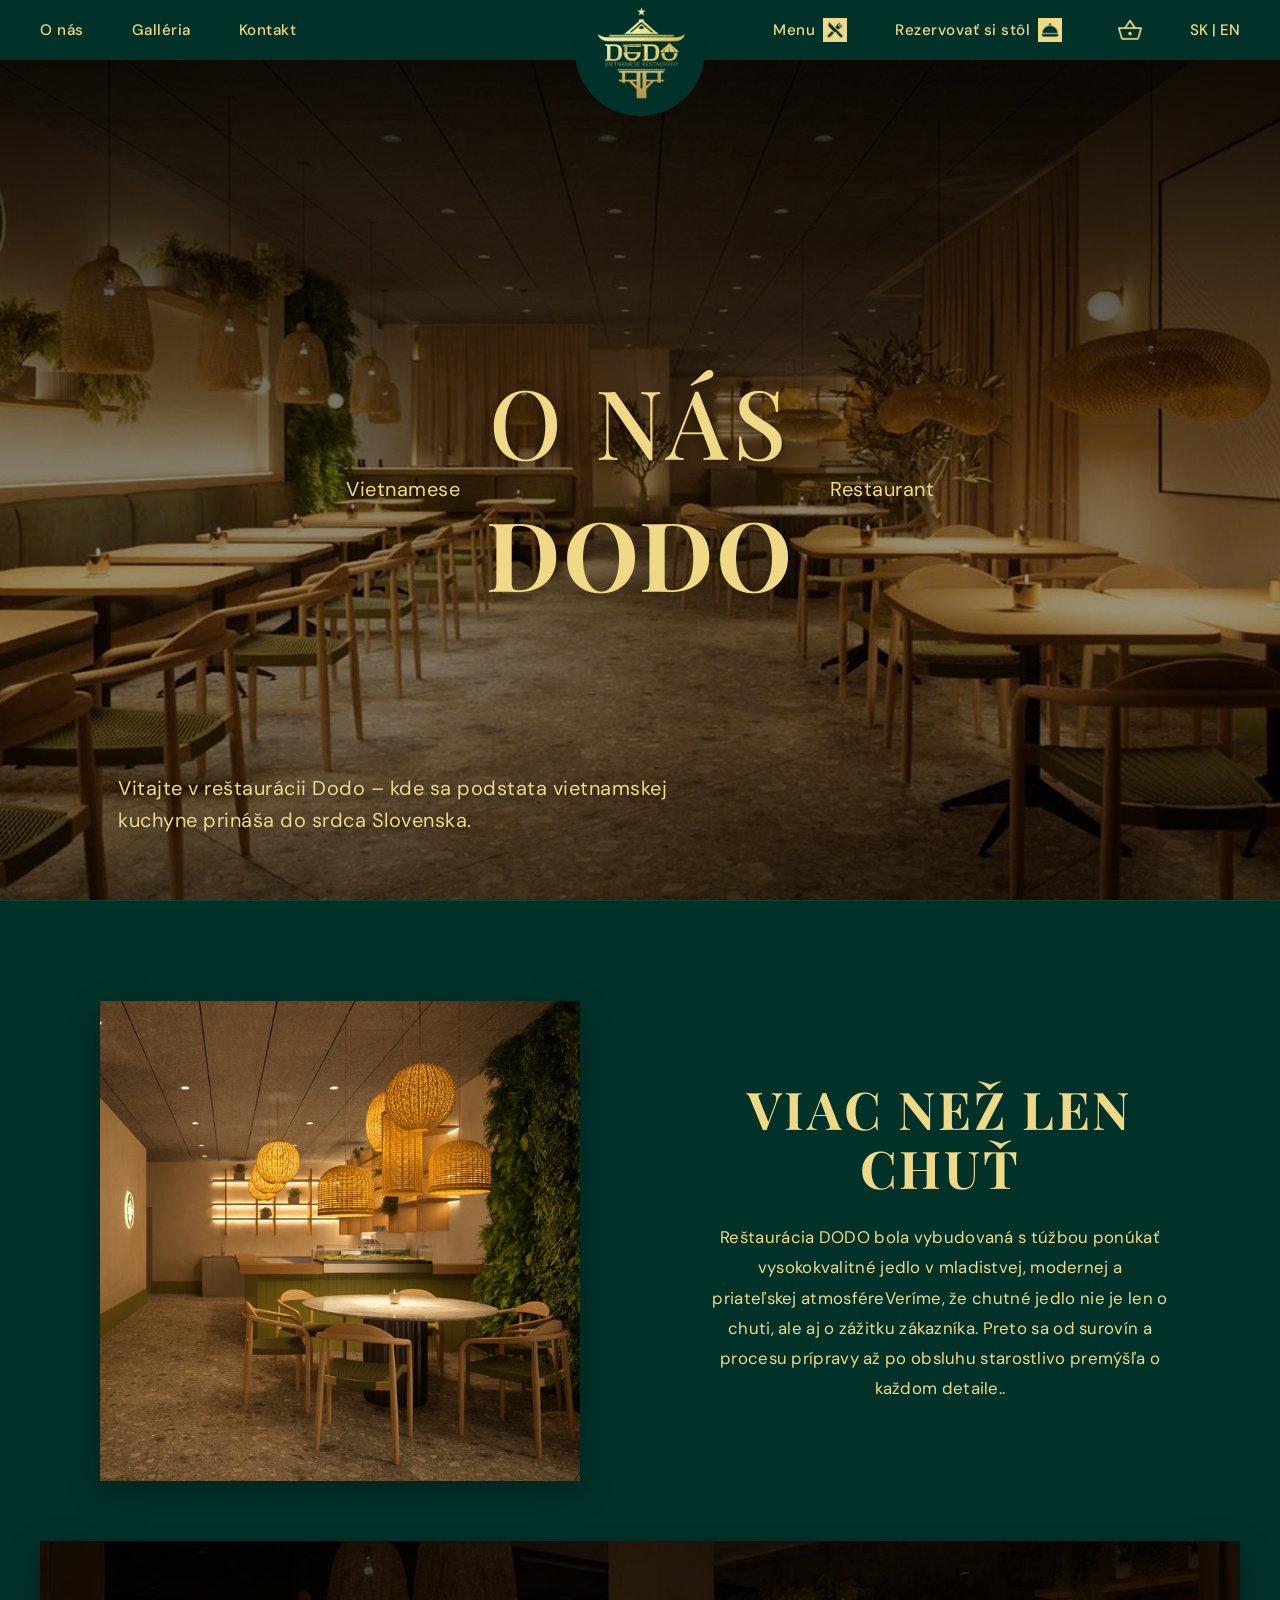
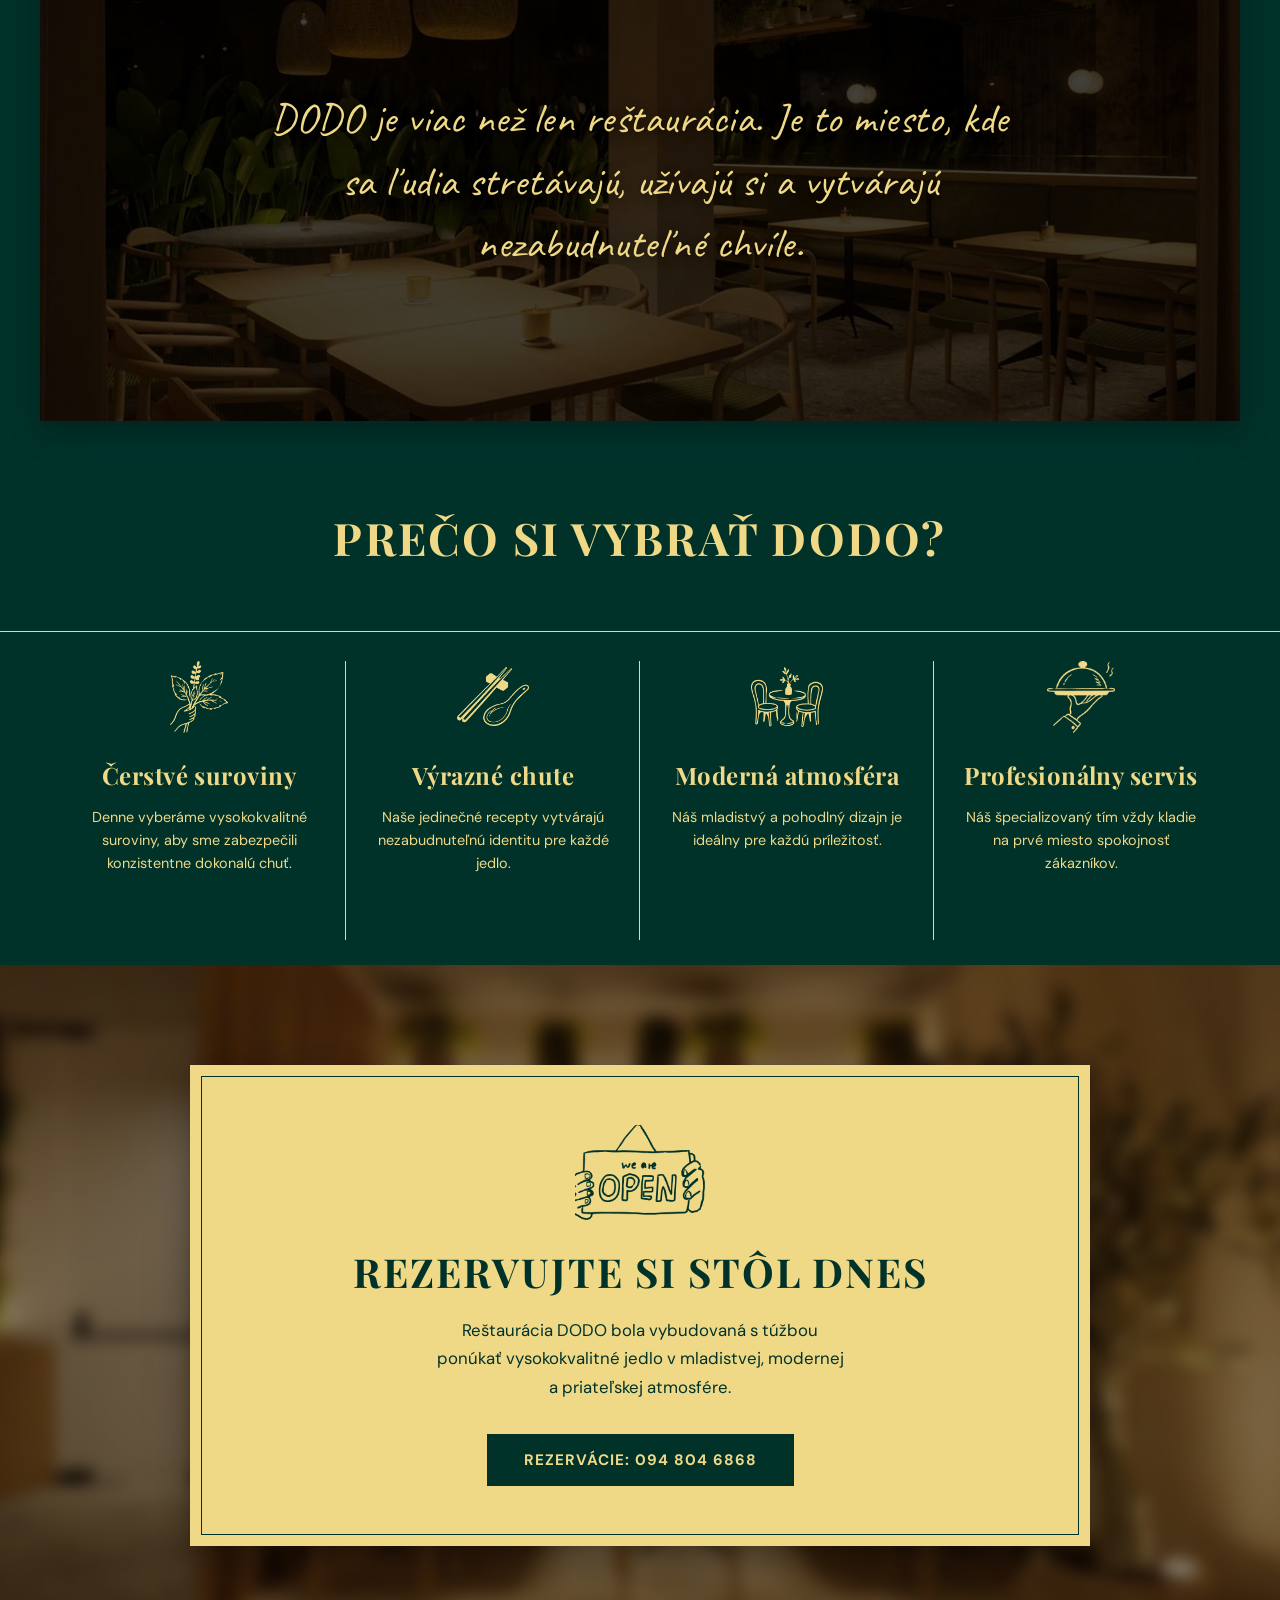
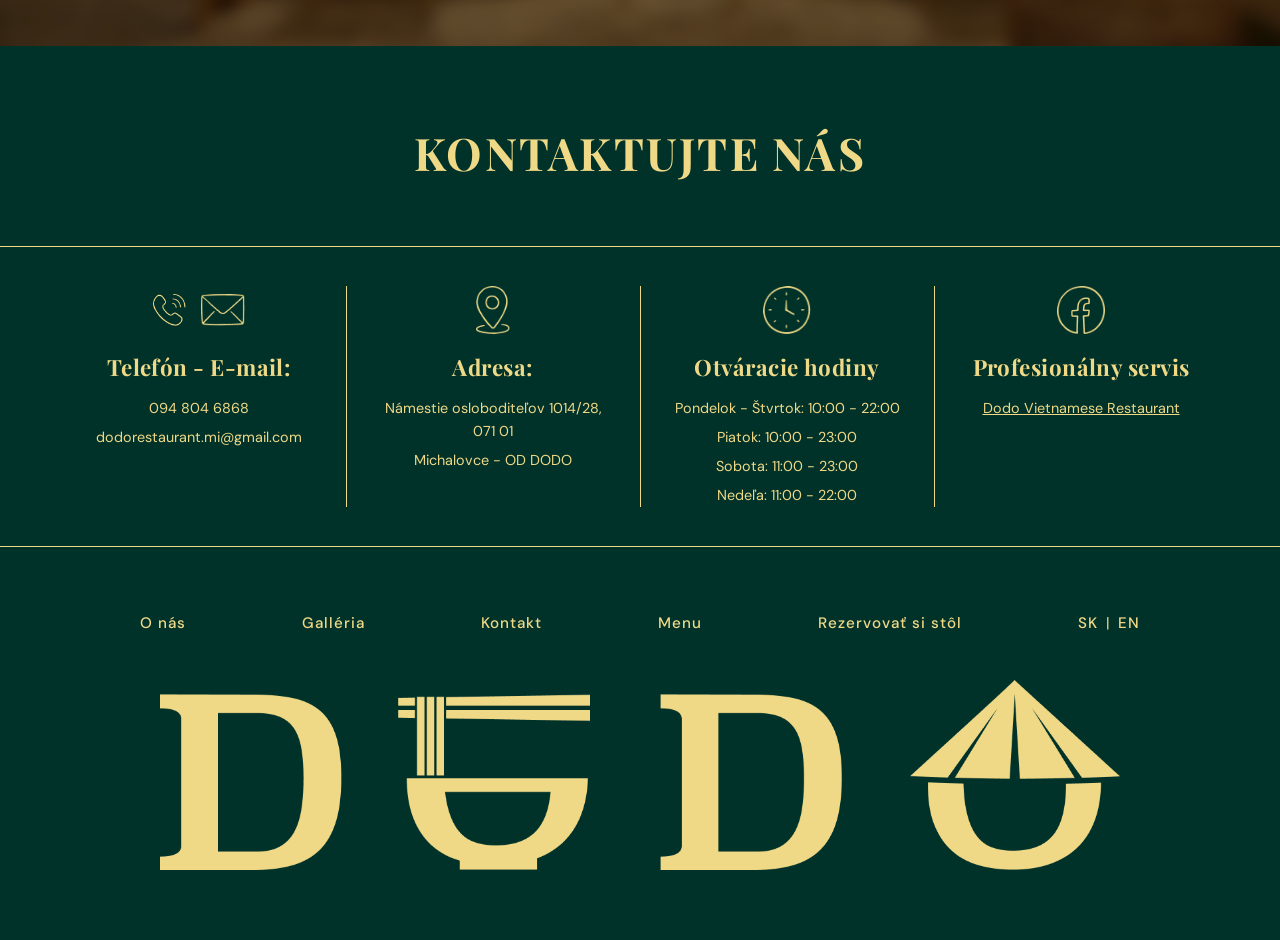
<file: index.html>
<!DOCTYPE html>
<html lang="sk" data-bs-theme="light">

<head>
    <meta charset="UTF-8">
    <meta name="viewport" content="width=device-width, initial-scale=1.0">
    <meta name="description" content="DEDO Vietnamese Restaurant - Vitajte v reštaurácii Dedo.">
    <title>DEDO Vietnamese Restaurant</title>
    <!-- Google Fonts -->
    <link rel="preconnect" href="https://fonts.googleapis.com">
    <link rel="preconnect" href="https://fonts.gstatic.com" crossorigin>
    <link
        href="https://fonts.googleapis.com/css2?family=Cinzel:wght@400;600;700&family=DM+Sans:ital,opsz,wght@0,9..40,100..1000;1,9..40,100..1000&family=Playfair+Display:ital,wght@0,400;0,600;0,700;1,400&family=Caveat:wght@400..700&display=swap"
        rel="stylesheet">
    <!-- Local Bootstrap 5.3.7 CSS -->
    <link rel="stylesheet" href="bootstrap-5.3.7-examples/assets/dist/css/bootstrap.min.css">
    <!-- Custom Style CSS -->
    <link rel="stylesheet" href="style.css">
</head>

<body>
    <!-- Top Header Navigation -->
    <header class="dodo-header sticky-top">
        <!-- Desktop Navigation Container (Visible on screen widths > 768px) -->
        <div class="header-nav-container">
            <!-- Left Nav Links -->
            <div class="left-nav">
                <a href="onas.html" class="dodo-nav-link">O nás</a>
                <a href="onas.html#gallery" class="dodo-nav-link">Galléria</a>
                <a href="contact.html" class="dodo-nav-link">Kontakt</a>
            </div>

            <!-- Logo (Centered on Desktop) -->
            <a href="index.html" class="dodo-logo-link">
                <img src="images/logo.png" alt="ĐEĐO Logo" class="dodo-logo-img">
            </a>

            <!-- Right Nav Links -->
            <div class="right-nav">
                <!-- Menu Link with Fork & Spoon Icon -->
                <a href="menu.html" class="dodo-nav-link">
                    <span class="dodo-nav-text d-none d-md-inline">Menu</span>
                    <img src="images/Menu.png" alt="Menu Icon" class="dodo-nav-icon">
                </a>

                <!-- Rezervovat Link with Service Bell Icon -->
                <a href="index.html#reserve" class="dodo-nav-link text-nowrap">
                    <span class="dodo-nav-text d-none d-md-inline">Rezervovať si stôl</span>
                    <img src="images/Rezervovať%20si%20stôl.png" alt="Reservation Icon" class="dodo-nav-icon">
                </a>

                <!-- Cart Icon -->
                <a href="cart.html" class="dodo-nav-link" aria-label="Cart">
                    <img src="images/cart.png" alt="Cart Icon" class="dodo-nav-icon">
                </a>

                <!-- Language Switcher -->
                <div class="lang-selector">
                    <a href="#" class="lang-link">SK</a> | <a href="#" class="lang-link">EN</a>
                </div>
            </div>
        </div>

        <!-- Mobile Navigation Container (Visible on screen widths <= 768px) -->
        <div class="mobile-nav-container">
            <!-- Logo (Left-aligned on Mobile) -->
            <a href="index.html" class="mobile-logo-link">
                <img src="images/logo.png" alt="ĐEĐO Logo" class="mobile-logo-img">
            </a>

            <!-- Right Utilities (Cart & Hamburger) -->
            <div class="mobile-right-utils">
                <!-- Shopping Cart Icon -->
                <a href="cart.html" class="mobile-cart-link" aria-label="Cart">
                    <img src="images/cart.png" alt="Cart" class="mobile-cart-icon">
                </a>

                <!-- Hamburger Menu Trigger (Morphs into X on click) -->
                <button class="mobile-menu-trigger" id="mobileMenuTrigger" aria-label="Toggle Menu"
                    aria-expanded="false">
                    <span class="hamburger-line line-1"></span>
                    <span class="hamburger-line line-2"></span>
                    <span class="hamburger-line line-3"></span>
                </button>
            </div>
        </div>
    </header>

    <!-- Custom Premium Mobile Navigation Drawer -->
    <div class="mobile-drawer-overlay" id="mobileDrawerOverlay"></div>
    <div class="mobile-drawer-panel" id="mobileMenuDrawer">
        <div class="mobile-drawer-body">
            <nav class="mobile-drawer-nav">
                <a href="index.html" class="mobile-drawer-link active">Štart</a>
                <a href="index.html#about" class="mobile-drawer-link">O nás</a>
                <a href="onas.html#gallery" class="mobile-drawer-link">Galléria</a>
                <a href="contact.html" class="mobile-drawer-link">Kontakt</a>
                <a href="menu.html" class="mobile-drawer-link">Menu</a>
                <a href="index.html#reserve" class="mobile-drawer-link">Rezervovať si stôl</a>
            </nav>
        </div>
    </div>

    <!-- Main Content -->
    <main>
        <!-- Hero Section -->
        <section class="dodo-hero d-flex align-items-center justify-content-center position-relative">
            <!-- Warm overlay filter -->
            <div class="hero-overlay"></div>

            <div class="container hero-container text-center z-2">
                <!-- Center Big Heading -->
                <div class="hero-text-block">
                    <!-- O NÁS -->
                    <h2 class="hero-top-title">O NÁS</h2>

                    <!-- Middle text row (Vietnamese / Restaurant) -->
                    <div class="hero-middle-row">
                        <span class="hero-subtext">Vietnamese</span>
                        <span class="hero-subtext">Restaurant</span>
                    </div>

                    <!-- DODO Heading -->
                    <h1 class="hero-main-title">DODO</h1>
                </div>

                <!-- Bottom welcome paragraph -->
                <div
                    class="hero-bottom-content text-start position-absolute bottom-0 start-0 p-4 p-md-5 w-100 max-width-600">
                    <p class="hero-welcome-text fs-5">
                        Vitajte v reštaurácii Dodo – kde sa podstata vietnamskej kuchyne prináša do srdca Slovenska.
                    </p>
                </div>
            </div>
        </section>

        <!-- About Detail Section -->
        <section id="about" class="dodo-about-section">
            <div class="container dodo-about-container">
                <div class="row align-items-center">
                    <!-- Left: Image -->
                    <div class="col-12 col-md-6 mb-4 mb-md-0 d-flex justify-content-center">
                        <div class="about-image-wrapper scroll-from-left">
                            <img src="images/img1.png" alt="O NÁS Interior" class="about-img">
                        </div>
                    </div>
                    <!-- Right: Text Content -->
                    <div class="col-12 col-md-6 d-flex flex-column align-items-center text-center">
                        <div class="about-text-wrapper scroll-from-right">
                            <h2 class="about-title">VIAC NEŽ LEN<br class="d-none d-md-block">CHUŤ</h2>
                            <p class="about-description">
                                Reštaurácia DODO bola vybudovaná s túžbou ponúkať<br class="d-none d-md-block">
                                vysokokvalitné jedlo v mladistvej, modernej a<br class="d-none d-md-block">
                                priateľskej atmosféreVeríme, že chutné jedlo nie je len o<br class="d-none d-md-block">
                                chuti, ale aj o zážitku zákazníka. Preto sa od surovín a<br class="d-none d-md-block">
                                procesu prípravy až po obsluhu starostlivo premýšľa o<br class="d-none d-md-block">
                                každom detaile..
                            </p>
                        </div>
                    </div>
                </div>
            </div>
        </section>

        <!-- Quote Banner Section -->
        <section class="dodo-quote-section">
            <div class="container dodo-quote-container">
                <div class="quote-banner-card scroll-fade-in" style="background-image: url('images/img2.png');">
                    <div class="quote-card-overlay">
                        <p class="quote-text">
                            DODO je viac než len reštaurácia. Je to miesto, kde<br class="d-none d-md-block">
                            sa ľudia stretávajú, užívajú si a vytvárajú<br class="d-none d-md-block">
                            nezabudnuteľné chvíle.
                        </p>
                    </div>
                </div>
            </div>
        </section>

        <!-- Features Section -->
        <section class="dodo-features-section">
            <div class="container dodo-features-container">
                <h2 class="features-section-title scroll-animate">PREČO SI VYBRAŤ DODO?</h2>
                <div class="row features-row g-4">
                    <!-- Column 1: Fresh ingredients -->
                    <div class="col-12 col-md-6 col-lg-3 feature-column">
                        <div class="feature-card scroll-animate delay-1">
                            <img src="images/Čerstvé%20suroviny.png" alt="Čerstvé suroviny" class="feature-icon">
                            <h3 class="feature-title">Čerstvé suroviny</h3>
                            <p class="feature-desc">Denne vyberáme vysokokvalitné suroviny, aby sme zabezpečili
                                konzistentne dokonalú chuť.</p>
                        </div>
                    </div>
                    <!-- Column 2: Distinct tastes -->
                    <div class="col-12 col-md-6 col-lg-3 feature-column">
                        <div class="feature-card scroll-animate delay-2">
                            <img src="images/Výrazné%20chute.png" alt="Výrazné chute" class="feature-icon">
                            <h3 class="feature-title">Výrazné chute</h3>
                            <p class="feature-desc">Naše jedinečné recepty vytvárajú nezabudnuteľnú identitu pre každé
                                jedlo.</p>
                        </div>
                    </div>
                    <!-- Column 3: Modern atmosphere -->
                    <div class="col-12 col-md-6 col-lg-3 feature-column">
                        <div class="feature-card scroll-animate delay-3">
                            <img src="images/Moderná%20atmosféra.png" alt="Moderná atmosféra" class="feature-icon">
                            <h3 class="feature-title">Moderná atmosféra</h3>
                            <p class="feature-desc">Náš mladistvý a pohodlný dizajn je ideálny pre každú príležitosť.
                            </p>
                        </div>
                    </div>
                    <!-- Column 4: Professional service -->
                    <div class="col-12 col-md-6 col-lg-3 feature-column">
                        <div class="feature-card scroll-animate delay-4">
                            <img src="images/Profesionálny%20servis.png" alt="Profesionálny servis"
                                class="feature-icon">
                            <h3 class="feature-title">Profesionálny servis</h3>
                            <p class="feature-desc">Náš špecializovaný tím vždy kladie na prvé miesto spokojnosť
                                zákazníkov.</p>
                        </div>
                    </div>
                </div>
            </div>
        </section>

        <!-- Booking Section -->
        <section id="reserve" class="dodo-booking-section">
            <div class="booking-section-overlay">
                <div class="container dodo-booking-container">
                    <div class="booking-box scroll-fade-in">
                        <img src="images/openlogo.png" alt="We are Open" class="booking-open-icon">
                        <h2 class="booking-title">REZERVUJTE SI STÔL DNES</h2>
                        <p class="booking-text">
                            Reštaurácia DODO bola vybudovaná s túžbou<br class="d-none d-md-block">
                            ponúkať vysokokvalitné jedlo v mladistvej, modernej<br class="d-none d-md-block">
                            a priateľskej atmosfére.
                        </p>
                        <a href="tel:0948046868" class="booking-btn">REZERVÁCIE: 094 804 6868</a>
                    </div>
                </div>
            </div>
        </section>

        <!-- Contact Section -->
        <section id="contact" class="dodo-contact-section">
            <div class="container dodo-contact-container">
                <h2 class="contact-section-title scroll-animate">KONTAKTUJTE NÁS</h2>
                <div class="row contact-row g-4">
                    <!-- Column 1: Phone / E-mail -->
                    <div class="col-12 col-md-6 col-lg-3 contact-column">
                        <div class="contact-card scroll-animate delay-1">
                            <div class="contact-icons-wrapper">
                                <img src="images/Telefón.png" alt="Telefón" class="contact-icon-split">
                                <img src="images/E-mail.png" alt="E-mail" class="contact-icon-split">
                            </div>
                            <h3 class="contact-title">Telefón - E-mail:</h3>
                            <div class="contact-desc">
                                <p class="contact-info-item">094 804 6868</p>
                                <p class="contact-info-item">dodorestaurant.mi@gmail.com</p>
                            </div>
                        </div>
                    </div>
                    <!-- Column 2: Address -->
                    <div class="col-12 col-md-6 col-lg-3 contact-column">
                        <div class="contact-card scroll-animate delay-2">
                            <img src="images/Adresa.png" alt="Adresa" class="contact-icon">
                            <h3 class="contact-title">Adresa:</h3>
                            <div class="contact-desc">
                                <p class="contact-info-item">Námestie osloboditeľov 1014/28, 071 01</p>
                                <p class="contact-info-item">Michalovce - OD DODO</p>
                            </div>
                        </div>
                    </div>
                    <!-- Column 3: Opening Hours -->
                    <div class="col-12 col-md-6 col-lg-3 contact-column">
                        <div class="contact-card scroll-animate delay-3">
                            <img src="images/Otváracie%20hodiny.png" alt="Otváracie hodiny" class="contact-icon">
                            <h3 class="contact-title">Otváracie hodiny</h3>
                            <div class="contact-desc">
                                <p class="contact-info-item">Pondelok - Štvrtok: 10:00 - 22:00</p>
                                <p class="contact-info-item">Piatok: 10:00 - 23:00</p>
                                <p class="contact-info-item">Sobota: 11:00 - 23:00</p>
                                <p class="contact-info-item">Nedeľa: 11:00 - 22:00</p>
                            </div>
                        </div>
                    </div>
                    <!-- Column 4: Professional Service (Facebook) -->
                    <div class="col-12 col-md-6 col-lg-3 contact-column">
                        <div class="contact-card scroll-animate delay-4">
                            <img src="images/Profesionálny.png" alt="Facebook" class="contact-icon">
                            <h3 class="contact-title">Profesionálny servis</h3>
                            <div class="contact-desc">
                                <p class="contact-info-item">
                                    <a href="https://www.facebook.com/profile.php?id=61555562721868" target="_blank"
                                        class="contact-link-underline">Dodo Vietnamese Restaurant</a>
                                </p>
                            </div>
                        </div>
                    </div>
                </div>
            </div>
        </section>
    </main>

    <!-- Footer Section -->
    <footer class="dodo-footer">
        <div class="container dodo-footer-container">
            <!-- Footer Navigation links -->
            <div class="footer-nav">
                <a href="#about" class="footer-nav-link">O nás</a>
                <a href="onas.html#gallery" class="footer-nav-link">Galléria</a>
                <a href="contact.html" class="footer-nav-link">Kontakt</a>
                <a href="menu.html" class="footer-nav-link">Menu</a>
                <a href="#reserve" class="footer-nav-link">Rezervovať si stôl</a>
                <span class="footer-lang-selector">
                    <a href="#" class="footer-nav-link active">SK</a>
                    <span class="footer-lang-separator">|</span>
                    <a href="#" class="footer-nav-link">EN</a>
                </span>
            </div>
            <!-- Footer Big Logo -->
            <div class="footer-logo-wrapper">
                <img src="images/img4.png" alt="DODO Vietnamese Restaurant" class="footer-logo">
            </div>
        </div>
    </footer>

    <!-- Bootstrap Bundle JS -->
    <script src="bootstrap-5.3.7-examples/assets/dist/js/bootstrap.bundle.min.js"></script>
    <!-- Custom JS logic -->
    <script src="script.js"></script>
</body>

</html>
</file>
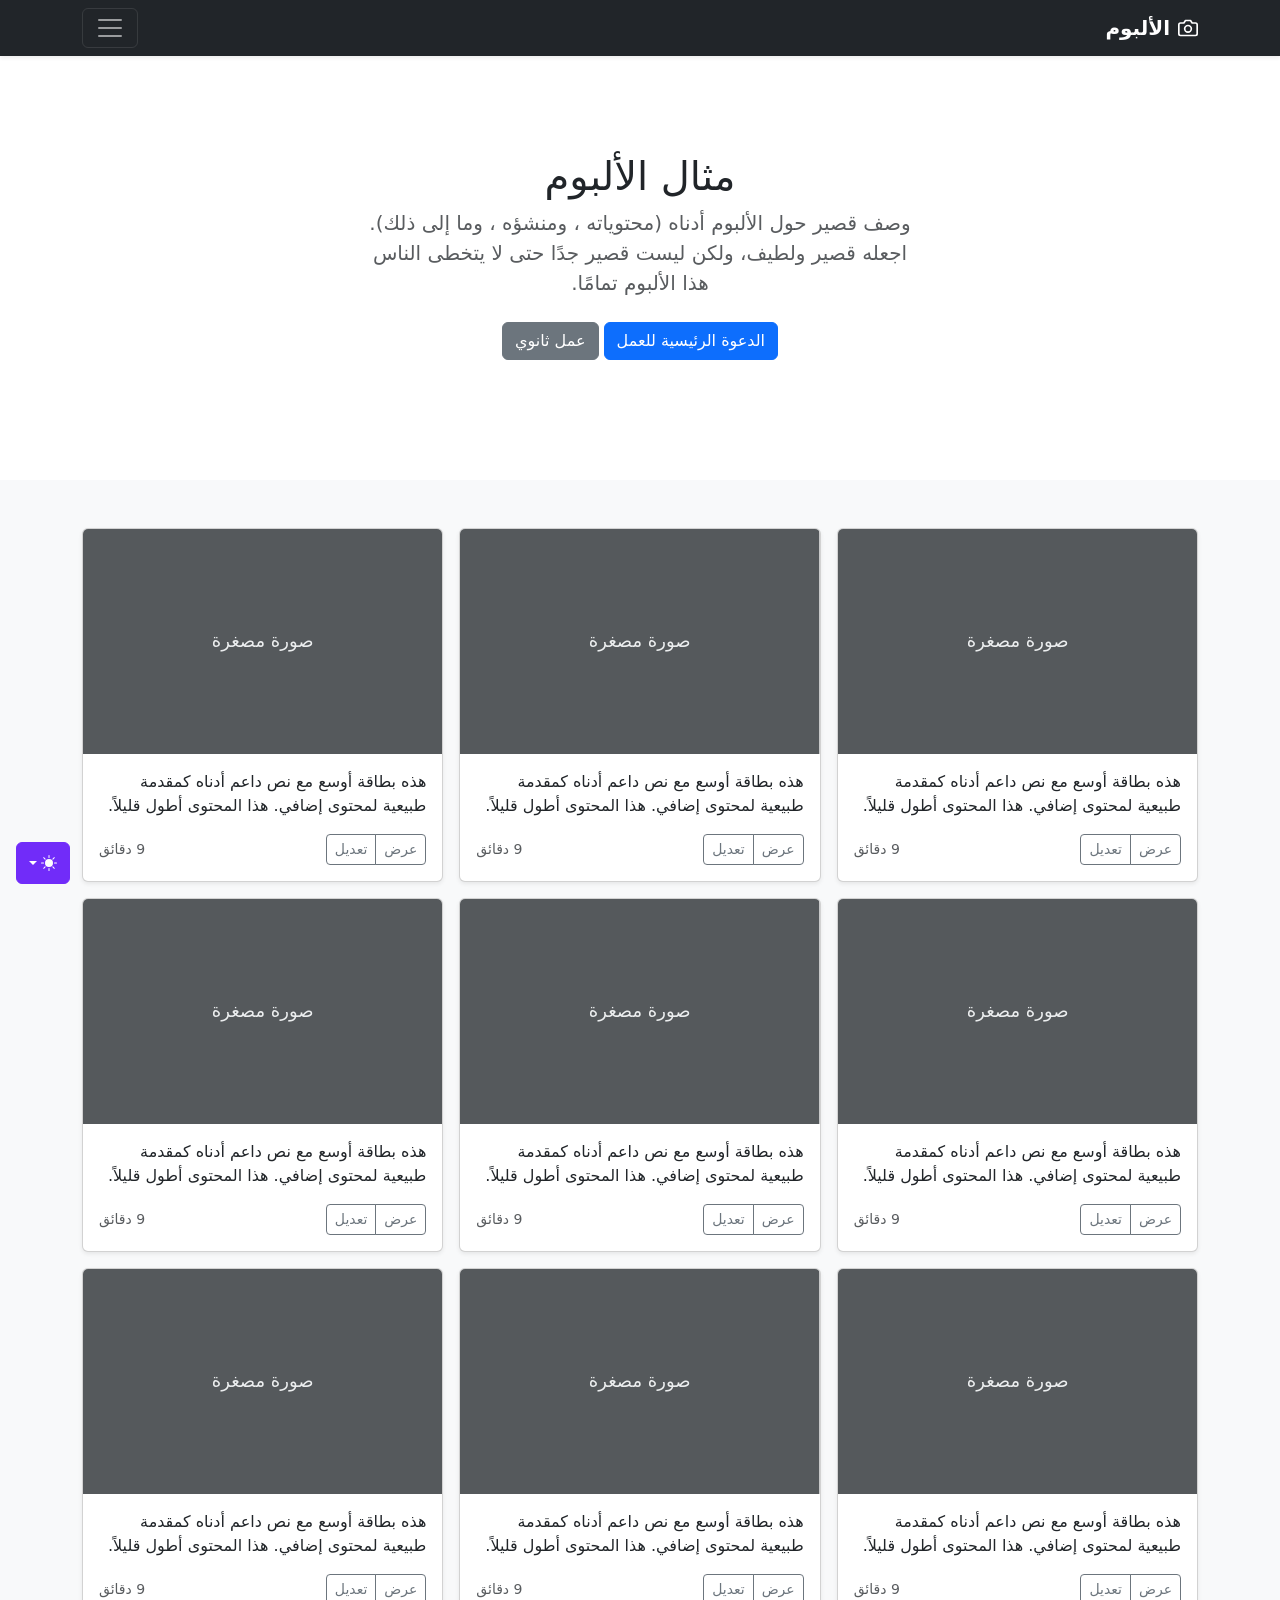
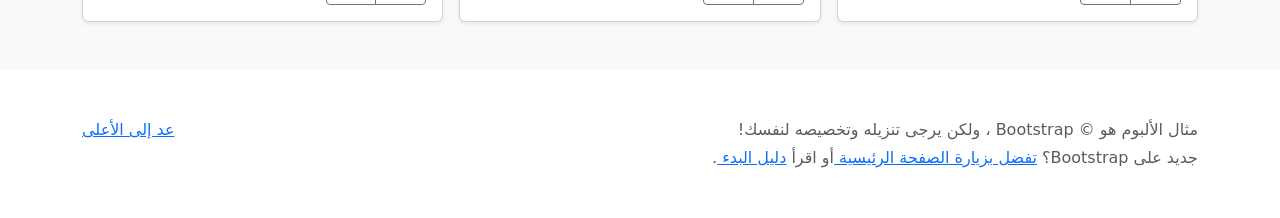
<file: bootstrap-5.3.7-examples/album-rtl/index.html>
<!DOCTYPE html><html lang="ar" dir="rtl" data-bs-theme="auto"> <head><meta charset="utf-8"><meta name="viewport" content="width=device-width, initial-scale=1"><meta name="description" content=""><meta name="author" content="Mark Otto, Jacob Thornton, and Bootstrap contributors"><meta name="generator" content="Astro v5.9.2"><title>مثال الألبوم · Bootstrap v5.3</title><link rel="canonical" href="https://getbootstrap.com/docs/5.3/examples/album-rtl/"><script src="../assets/js/color-modes.js"></script><link href="../assets/dist/css/bootstrap.rtl.min.css" rel="stylesheet"><meta name="theme-color" content="#712cf9"><style>.bd-placeholder-img{font-size:1.125rem;text-anchor:middle;-webkit-user-select:none;-moz-user-select:none;user-select:none}@media (min-width: 768px){.bd-placeholder-img-lg{font-size:3.5rem}}.b-example-divider{width:100%;height:3rem;background-color:#0000001a;border:solid rgba(0,0,0,.15);border-width:1px 0;box-shadow:inset 0 .5em 1.5em #0000001a,inset 0 .125em .5em #00000026}.b-example-vr{flex-shrink:0;width:1.5rem;height:100vh}.bi{vertical-align:-.125em;fill:currentColor}.nav-scroller{position:relative;z-index:2;height:2.75rem;overflow-y:hidden}.nav-scroller .nav{display:flex;flex-wrap:nowrap;padding-bottom:1rem;margin-top:-1px;overflow-x:auto;text-align:center;white-space:nowrap;-webkit-overflow-scrolling:touch}.btn-bd-primary{--bd-violet-bg: #712cf9;--bd-violet-rgb: 112.520718, 44.062154, 249.437846;--bs-btn-font-weight: 600;--bs-btn-color: var(--bs-white);--bs-btn-bg: var(--bd-violet-bg);--bs-btn-border-color: var(--bd-violet-bg);--bs-btn-hover-color: var(--bs-white);--bs-btn-hover-bg: #6528e0;--bs-btn-hover-border-color: #6528e0;--bs-btn-focus-shadow-rgb: var(--bd-violet-rgb);--bs-btn-active-color: var(--bs-btn-hover-color);--bs-btn-active-bg: #5a23c8;--bs-btn-active-border-color: #5a23c8}.bd-mode-toggle{z-index:1500}.bd-mode-toggle .bi{width:1em;height:1em}.bd-mode-toggle .dropdown-menu .active .bi{display:block!important}
</style></head> <body> <svg xmlns="http://www.w3.org/2000/svg" class="d-none"> <symbol id="check2" viewBox="0 0 16 16"> <path d="M13.854 3.646a.5.5 0 0 1 0 .708l-7 7a.5.5 0 0 1-.708 0l-3.5-3.5a.5.5 0 1 1 .708-.708L6.5 10.293l6.646-6.647a.5.5 0 0 1 .708 0z"></path> </symbol> <symbol id="circle-half" viewBox="0 0 16 16"> <path d="M8 15A7 7 0 1 0 8 1v14zm0 1A8 8 0 1 1 8 0a8 8 0 0 1 0 16z"></path> </symbol> <symbol id="moon-stars-fill" viewBox="0 0 16 16"> <path d="M6 .278a.768.768 0 0 1 .08.858 7.208 7.208 0 0 0-.878 3.46c0 4.021 3.278 7.277 7.318 7.277.527 0 1.04-.055 1.533-.16a.787.787 0 0 1 .81.316.733.733 0 0 1-.031.893A8.349 8.349 0 0 1 8.344 16C3.734 16 0 12.286 0 7.71 0 4.266 2.114 1.312 5.124.06A.752.752 0 0 1 6 .278z"></path> <path d="M10.794 3.148a.217.217 0 0 1 .412 0l.387 1.162c.173.518.579.924 1.097 1.097l1.162.387a.217.217 0 0 1 0 .412l-1.162.387a1.734 1.734 0 0 0-1.097 1.097l-.387 1.162a.217.217 0 0 1-.412 0l-.387-1.162A1.734 1.734 0 0 0 9.31 6.593l-1.162-.387a.217.217 0 0 1 0-.412l1.162-.387a1.734 1.734 0 0 0 1.097-1.097l.387-1.162zM13.863.099a.145.145 0 0 1 .274 0l.258.774c.115.346.386.617.732.732l.774.258a.145.145 0 0 1 0 .274l-.774.258a1.156 1.156 0 0 0-.732.732l-.258.774a.145.145 0 0 1-.274 0l-.258-.774a1.156 1.156 0 0 0-.732-.732l-.774-.258a.145.145 0 0 1 0-.274l.774-.258c.346-.115.617-.386.732-.732L13.863.1z"></path> </symbol> <symbol id="sun-fill" viewBox="0 0 16 16"> <path d="M8 12a4 4 0 1 0 0-8 4 4 0 0 0 0 8zM8 0a.5.5 0 0 1 .5.5v2a.5.5 0 0 1-1 0v-2A.5.5 0 0 1 8 0zm0 13a.5.5 0 0 1 .5.5v2a.5.5 0 0 1-1 0v-2A.5.5 0 0 1 8 13zm8-5a.5.5 0 0 1-.5.5h-2a.5.5 0 0 1 0-1h2a.5.5 0 0 1 .5.5zM3 8a.5.5 0 0 1-.5.5h-2a.5.5 0 0 1 0-1h2A.5.5 0 0 1 3 8zm10.657-5.657a.5.5 0 0 1 0 .707l-1.414 1.415a.5.5 0 1 1-.707-.708l1.414-1.414a.5.5 0 0 1 .707 0zm-9.193 9.193a.5.5 0 0 1 0 .707L3.05 13.657a.5.5 0 0 1-.707-.707l1.414-1.414a.5.5 0 0 1 .707 0zm9.193 2.121a.5.5 0 0 1-.707 0l-1.414-1.414a.5.5 0 0 1 .707-.707l1.414 1.414a.5.5 0 0 1 0 .707zM4.464 4.465a.5.5 0 0 1-.707 0L2.343 3.05a.5.5 0 1 1 .707-.707l1.414 1.414a.5.5 0 0 1 0 .708z"></path> </symbol> </svg> <div class="dropdown position-fixed bottom-0 end-0 mb-3 me-3 bd-mode-toggle"> <button class="btn btn-bd-primary py-2 dropdown-toggle d-flex align-items-center" id="bd-theme" type="button" aria-expanded="false" data-bs-toggle="dropdown" aria-label="Toggle theme (auto)"> <svg class="bi my-1 theme-icon-active" aria-hidden="true"><use href="#circle-half"></use></svg> <span class="visually-hidden" id="bd-theme-text">Toggle theme</span> </button> <ul class="dropdown-menu dropdown-menu-end shadow" aria-labelledby="bd-theme-text"> <li> <button type="button" class="dropdown-item d-flex align-items-center" data-bs-theme-value="light" aria-pressed="false"> <svg class="bi me-2 opacity-50" aria-hidden="true"><use href="#sun-fill"></use></svg>
Light
<svg class="bi ms-auto d-none" aria-hidden="true"><use href="#check2"></use></svg> </button> </li> <li> <button type="button" class="dropdown-item d-flex align-items-center" data-bs-theme-value="dark" aria-pressed="false"> <svg class="bi me-2 opacity-50" aria-hidden="true"><use href="#moon-stars-fill"></use></svg>
Dark
<svg class="bi ms-auto d-none" aria-hidden="true"><use href="#check2"></use></svg> </button> </li> <li> <button type="button" class="dropdown-item d-flex align-items-center active" data-bs-theme-value="auto" aria-pressed="true"> <svg class="bi me-2 opacity-50" aria-hidden="true"><use href="#circle-half"></use></svg>
Auto
<svg class="bi ms-auto d-none" aria-hidden="true"><use href="#check2"></use></svg> </button> </li> </ul> </div>  <header data-bs-theme="dark"> <div class="collapse text-bg-dark" id="navbarHeader"> <div class="container"> <div class="row"> <div class="col-sm-8 col-md-7 py-4"> <h4>حول</h4> <p class="text-body-secondary">أضف بعض المعلومات حول الألبوم، المؤلف، أو أي سياق خلفية آخر. اجعلها بضع جمل حتى يتمكن الزوار من التقاط بعض التلميحات المفيدة. ثم اربطها ببعض مواقع التواصل الاجتماعي أو معلومات الاتصال.</p> </div> <div class="col-sm-4 offset-md-1 py-4"> <h4>تواصل معي</h4> <ul class="list-unstyled"> <li><a href="#" class="text-white">تابعني على تويتر</a></li> <li><a href="#" class="text-white">شاركني الإعجاب في فيسبوك</a></li> <li><a href="#" class="text-white">راسلني على البريد الإلكتروني</a></li> </ul> </div> </div> </div> </div> <div class="navbar navbar-dark bg-dark shadow-sm"> <div class="container"> <a href="#" class="navbar-brand d-flex align-items-center"> <svg xmlns="http://www.w3.org/2000/svg" width="20" height="20" fill="none" stroke="currentColor" stroke-linecap="round" stroke-linejoin="round" stroke-width="2" aria-hidden="true" class="me-2" viewBox="0 0 24 24"><path d="M23 19a2 2 0 0 1-2 2H3a2 2 0 0 1-2-2V8a2 2 0 0 1 2-2h4l2-3h6l2 3h4a2 2 0 0 1 2 2z"></path><circle cx="12" cy="13" r="4"></circle></svg> <strong>الألبوم</strong> </a> <button class="navbar-toggler" type="button" data-bs-toggle="collapse" data-bs-target="#navbarHeader" aria-controls="navbarHeader" aria-expanded="false" aria-label="تبديل التنقل"> <span class="navbar-toggler-icon"></span> </button> </div> </div> </header> <main> <section class="py-5 text-center container"> <div class="row py-lg-5"> <div class="col-lg-6 col-md-8 mx-auto"> <h1 class="fw-light">مثال الألبوم</h1> <p class="lead text-body-secondary">وصف قصير حول الألبوم أدناه (محتوياته ، ومنشؤه ، وما إلى ذلك). اجعله قصير ولطيف، ولكن ليست قصير جدًا حتى لا يتخطى الناس هذا الألبوم تمامًا.</p> <p> <a href="#" class="btn btn-primary my-2">الدعوة الرئيسية للعمل</a> <a href="#" class="btn btn-secondary my-2">عمل ثانوي</a> </p> </div> </div> </section> <div class="album py-5 bg-body-tertiary"> <div class="container"> <div class="row row-cols-1 row-cols-sm-2 row-cols-md-3 g-3"> <div class="col"> <div class="card shadow-sm"> <svg aria-label="Placeholder: صورة مصغرة" class="bd-placeholder-img card-img-top" height="225" preserveAspectRatio="xMidYMid slice" role="img" width="100%" xmlns="http://www.w3.org/2000/svg"><title>Placeholder</title><rect width="100%" height="100%" fill="#55595c"></rect><text x="50%" y="50%" fill="#eceeef" dy=".3em">صورة مصغرة</text></svg> <div class="card-body"> <p class="card-text">هذه بطاقة أوسع مع نص داعم أدناه كمقدمة طبيعية لمحتوى إضافي. هذا المحتوى أطول قليلاً.</p> <div class="d-flex justify-content-between align-items-center"> <div class="btn-group"> <button type="button" class="btn btn-sm btn-outline-secondary">عرض</button> <button type="button" class="btn btn-sm btn-outline-secondary">تعديل</button> </div> <small class="text-body-secondary">9 دقائق</small> </div> </div> </div> </div> <div class="col"> <div class="card shadow-sm"> <svg aria-label="Placeholder: صورة مصغرة" class="bd-placeholder-img card-img-top" height="225" preserveAspectRatio="xMidYMid slice" role="img" width="100%" xmlns="http://www.w3.org/2000/svg"><title>Placeholder</title><rect width="100%" height="100%" fill="#55595c"></rect><text x="50%" y="50%" fill="#eceeef" dy=".3em">صورة مصغرة</text></svg> <div class="card-body"> <p class="card-text">هذه بطاقة أوسع مع نص داعم أدناه كمقدمة طبيعية لمحتوى إضافي. هذا المحتوى أطول قليلاً.</p> <div class="d-flex justify-content-between align-items-center"> <div class="btn-group"> <button type="button" class="btn btn-sm btn-outline-secondary">عرض</button> <button type="button" class="btn btn-sm btn-outline-secondary">تعديل</button> </div> <small class="text-body-secondary">9 دقائق</small> </div> </div> </div> </div> <div class="col"> <div class="card shadow-sm"> <svg aria-label="Placeholder: صورة مصغرة" class="bd-placeholder-img card-img-top" height="225" preserveAspectRatio="xMidYMid slice" role="img" width="100%" xmlns="http://www.w3.org/2000/svg"><title>Placeholder</title><rect width="100%" height="100%" fill="#55595c"></rect><text x="50%" y="50%" fill="#eceeef" dy=".3em">صورة مصغرة</text></svg> <div class="card-body"> <p class="card-text">هذه بطاقة أوسع مع نص داعم أدناه كمقدمة طبيعية لمحتوى إضافي. هذا المحتوى أطول قليلاً.</p> <div class="d-flex justify-content-between align-items-center"> <div class="btn-group"> <button type="button" class="btn btn-sm btn-outline-secondary">عرض</button> <button type="button" class="btn btn-sm btn-outline-secondary">تعديل</button> </div> <small class="text-body-secondary">9 دقائق</small> </div> </div> </div> </div> <div class="col"> <div class="card shadow-sm"> <svg aria-label="Placeholder: صورة مصغرة" class="bd-placeholder-img card-img-top" height="225" preserveAspectRatio="xMidYMid slice" role="img" width="100%" xmlns="http://www.w3.org/2000/svg"><title>Placeholder</title><rect width="100%" height="100%" fill="#55595c"></rect><text x="50%" y="50%" fill="#eceeef" dy=".3em">صورة مصغرة</text></svg> <div class="card-body"> <p class="card-text">هذه بطاقة أوسع مع نص داعم أدناه كمقدمة طبيعية لمحتوى إضافي. هذا المحتوى أطول قليلاً.</p> <div class="d-flex justify-content-between align-items-center"> <div class="btn-group"> <button type="button" class="btn btn-sm btn-outline-secondary">عرض</button> <button type="button" class="btn btn-sm btn-outline-secondary">تعديل</button> </div> <small class="text-body-secondary">9 دقائق</small> </div> </div> </div> </div> <div class="col"> <div class="card shadow-sm"> <svg aria-label="Placeholder: صورة مصغرة" class="bd-placeholder-img card-img-top" height="225" preserveAspectRatio="xMidYMid slice" role="img" width="100%" xmlns="http://www.w3.org/2000/svg"><title>Placeholder</title><rect width="100%" height="100%" fill="#55595c"></rect><text x="50%" y="50%" fill="#eceeef" dy=".3em">صورة مصغرة</text></svg> <div class="card-body"> <p class="card-text">هذه بطاقة أوسع مع نص داعم أدناه كمقدمة طبيعية لمحتوى إضافي. هذا المحتوى أطول قليلاً.</p> <div class="d-flex justify-content-between align-items-center"> <div class="btn-group"> <button type="button" class="btn btn-sm btn-outline-secondary">عرض</button> <button type="button" class="btn btn-sm btn-outline-secondary">تعديل</button> </div> <small class="text-body-secondary">9 دقائق</small> </div> </div> </div> </div> <div class="col"> <div class="card shadow-sm"> <svg aria-label="Placeholder: صورة مصغرة" class="bd-placeholder-img card-img-top" height="225" preserveAspectRatio="xMidYMid slice" role="img" width="100%" xmlns="http://www.w3.org/2000/svg"><title>Placeholder</title><rect width="100%" height="100%" fill="#55595c"></rect><text x="50%" y="50%" fill="#eceeef" dy=".3em">صورة مصغرة</text></svg> <div class="card-body"> <p class="card-text">هذه بطاقة أوسع مع نص داعم أدناه كمقدمة طبيعية لمحتوى إضافي. هذا المحتوى أطول قليلاً.</p> <div class="d-flex justify-content-between align-items-center"> <div class="btn-group"> <button type="button" class="btn btn-sm btn-outline-secondary">عرض</button> <button type="button" class="btn btn-sm btn-outline-secondary">تعديل</button> </div> <small class="text-body-secondary">9 دقائق</small> </div> </div> </div> </div> <div class="col"> <div class="card shadow-sm"> <svg aria-label="Placeholder: صورة مصغرة" class="bd-placeholder-img card-img-top" height="225" preserveAspectRatio="xMidYMid slice" role="img" width="100%" xmlns="http://www.w3.org/2000/svg"><title>Placeholder</title><rect width="100%" height="100%" fill="#55595c"></rect><text x="50%" y="50%" fill="#eceeef" dy=".3em">صورة مصغرة</text></svg> <div class="card-body"> <p class="card-text">هذه بطاقة أوسع مع نص داعم أدناه كمقدمة طبيعية لمحتوى إضافي. هذا المحتوى أطول قليلاً.</p> <div class="d-flex justify-content-between align-items-center"> <div class="btn-group"> <button type="button" class="btn btn-sm btn-outline-secondary">عرض</button> <button type="button" class="btn btn-sm btn-outline-secondary">تعديل</button> </div> <small class="text-body-secondary">9 دقائق</small> </div> </div> </div> </div> <div class="col"> <div class="card shadow-sm"> <svg aria-label="Placeholder: صورة مصغرة" class="bd-placeholder-img card-img-top" height="225" preserveAspectRatio="xMidYMid slice" role="img" width="100%" xmlns="http://www.w3.org/2000/svg"><title>Placeholder</title><rect width="100%" height="100%" fill="#55595c"></rect><text x="50%" y="50%" fill="#eceeef" dy=".3em">صورة مصغرة</text></svg> <div class="card-body"> <p class="card-text">هذه بطاقة أوسع مع نص داعم أدناه كمقدمة طبيعية لمحتوى إضافي. هذا المحتوى أطول قليلاً.</p> <div class="d-flex justify-content-between align-items-center"> <div class="btn-group"> <button type="button" class="btn btn-sm btn-outline-secondary">عرض</button> <button type="button" class="btn btn-sm btn-outline-secondary">تعديل</button> </div> <small class="text-body-secondary">9 دقائق</small> </div> </div> </div> </div> <div class="col"> <div class="card shadow-sm"> <svg aria-label="Placeholder: صورة مصغرة" class="bd-placeholder-img card-img-top" height="225" preserveAspectRatio="xMidYMid slice" role="img" width="100%" xmlns="http://www.w3.org/2000/svg"><title>Placeholder</title><rect width="100%" height="100%" fill="#55595c"></rect><text x="50%" y="50%" fill="#eceeef" dy=".3em">صورة مصغرة</text></svg> <div class="card-body"> <p class="card-text">هذه بطاقة أوسع مع نص داعم أدناه كمقدمة طبيعية لمحتوى إضافي. هذا المحتوى أطول قليلاً.</p> <div class="d-flex justify-content-between align-items-center"> <div class="btn-group"> <button type="button" class="btn btn-sm btn-outline-secondary">عرض</button> <button type="button" class="btn btn-sm btn-outline-secondary">تعديل</button> </div> <small class="text-body-secondary">9 دقائق</small> </div> </div> </div> </div> </div> </div> </div> </main> <footer class="text-body-secondary py-5"> <div class="container"> <p class="float-end mb-1"> <a href="#">عد إلى الأعلى</a> </p> <p class="mb-1">مثال الألبوم هو © Bootstrap ، ولكن يرجى تنزيله وتخصيصه لنفسك!</p> <p class="mb-0">جديد على Bootstrap؟ <a href="/"> تفضل بزيارة الصفحة الرئيسية </a> أو اقرأ <a href="../getting-started/introduction"> دليل البدء </a>.</p> </div> </footer>   <script src="../assets/dist/js/bootstrap.bundle.min.js" class="astro-vvvwv3sm"></script>  </body> </html>
</file>
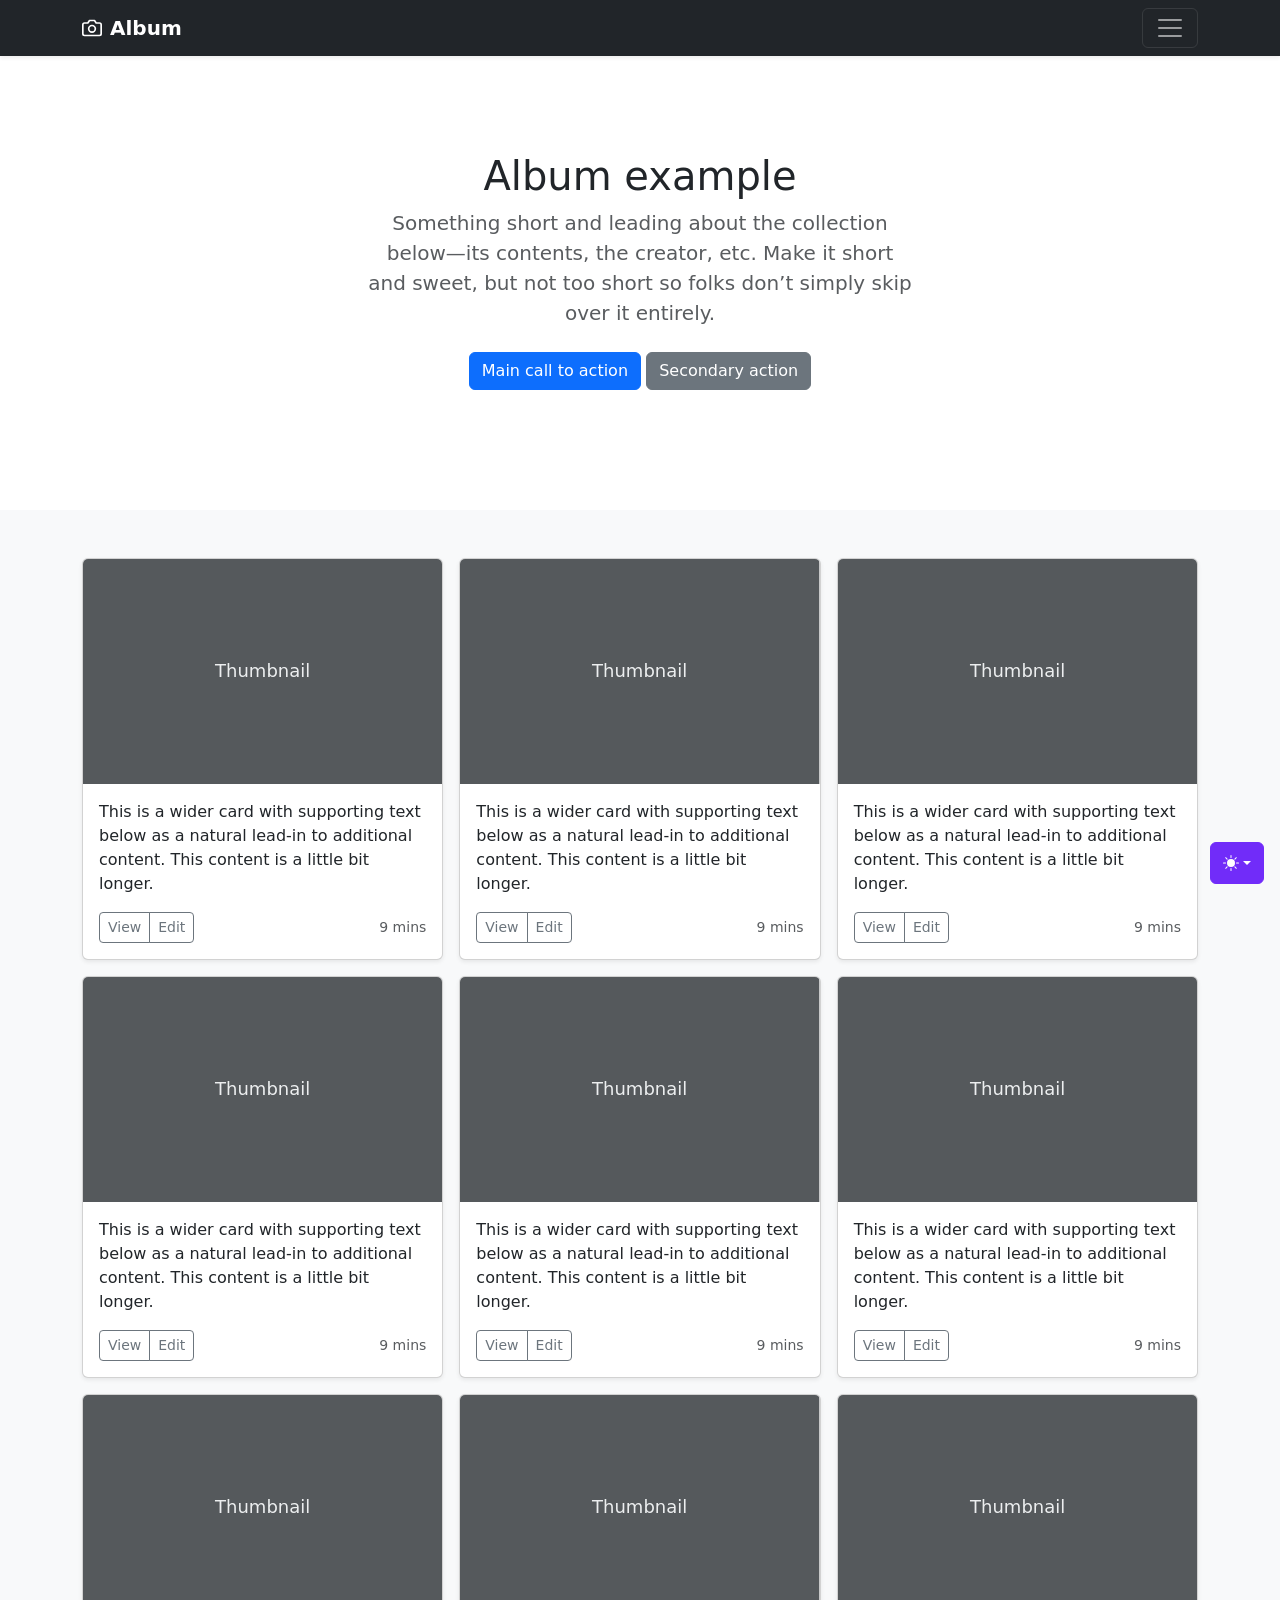
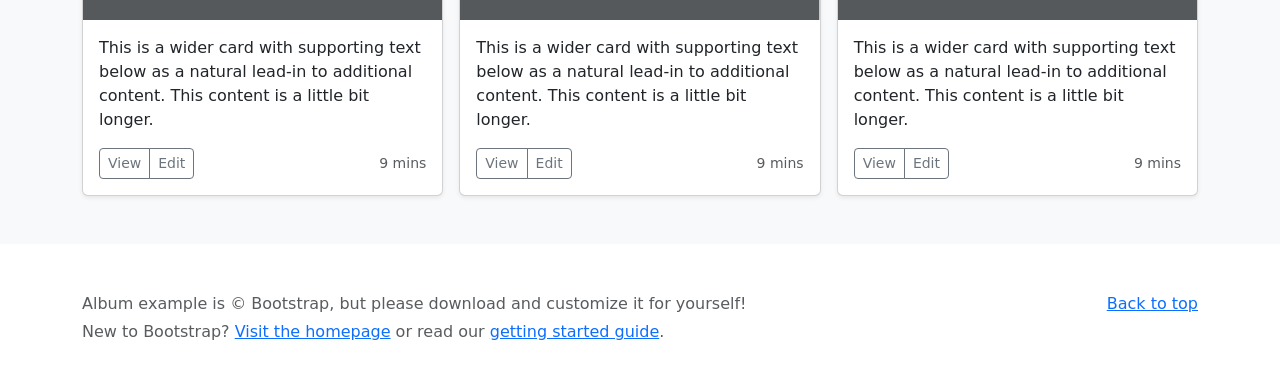
<file: bootstrap-5.3.7-examples/album/index.html>
<!DOCTYPE html><html lang="en" data-bs-theme="auto"> <head><meta charset="utf-8"><meta name="viewport" content="width=device-width, initial-scale=1"><meta name="description" content=""><meta name="author" content="Mark Otto, Jacob Thornton, and Bootstrap contributors"><meta name="generator" content="Astro v5.9.2"><title>Album example · Bootstrap v5.3</title><link rel="canonical" href="https://getbootstrap.com/docs/5.3/examples/album/"><script src="../assets/js/color-modes.js"></script><link href="../assets/dist/css/bootstrap.min.css" rel="stylesheet"><meta name="theme-color" content="#712cf9"><style>.bd-placeholder-img{font-size:1.125rem;text-anchor:middle;-webkit-user-select:none;-moz-user-select:none;user-select:none}@media (min-width: 768px){.bd-placeholder-img-lg{font-size:3.5rem}}.b-example-divider{width:100%;height:3rem;background-color:#0000001a;border:solid rgba(0,0,0,.15);border-width:1px 0;box-shadow:inset 0 .5em 1.5em #0000001a,inset 0 .125em .5em #00000026}.b-example-vr{flex-shrink:0;width:1.5rem;height:100vh}.bi{vertical-align:-.125em;fill:currentColor}.nav-scroller{position:relative;z-index:2;height:2.75rem;overflow-y:hidden}.nav-scroller .nav{display:flex;flex-wrap:nowrap;padding-bottom:1rem;margin-top:-1px;overflow-x:auto;text-align:center;white-space:nowrap;-webkit-overflow-scrolling:touch}.btn-bd-primary{--bd-violet-bg: #712cf9;--bd-violet-rgb: 112.520718, 44.062154, 249.437846;--bs-btn-font-weight: 600;--bs-btn-color: var(--bs-white);--bs-btn-bg: var(--bd-violet-bg);--bs-btn-border-color: var(--bd-violet-bg);--bs-btn-hover-color: var(--bs-white);--bs-btn-hover-bg: #6528e0;--bs-btn-hover-border-color: #6528e0;--bs-btn-focus-shadow-rgb: var(--bd-violet-rgb);--bs-btn-active-color: var(--bs-btn-hover-color);--bs-btn-active-bg: #5a23c8;--bs-btn-active-border-color: #5a23c8}.bd-mode-toggle{z-index:1500}.bd-mode-toggle .bi{width:1em;height:1em}.bd-mode-toggle .dropdown-menu .active .bi{display:block!important}
</style></head> <body> <svg xmlns="http://www.w3.org/2000/svg" class="d-none"> <symbol id="check2" viewBox="0 0 16 16"> <path d="M13.854 3.646a.5.5 0 0 1 0 .708l-7 7a.5.5 0 0 1-.708 0l-3.5-3.5a.5.5 0 1 1 .708-.708L6.5 10.293l6.646-6.647a.5.5 0 0 1 .708 0z"></path> </symbol> <symbol id="circle-half" viewBox="0 0 16 16"> <path d="M8 15A7 7 0 1 0 8 1v14zm0 1A8 8 0 1 1 8 0a8 8 0 0 1 0 16z"></path> </symbol> <symbol id="moon-stars-fill" viewBox="0 0 16 16"> <path d="M6 .278a.768.768 0 0 1 .08.858 7.208 7.208 0 0 0-.878 3.46c0 4.021 3.278 7.277 7.318 7.277.527 0 1.04-.055 1.533-.16a.787.787 0 0 1 .81.316.733.733 0 0 1-.031.893A8.349 8.349 0 0 1 8.344 16C3.734 16 0 12.286 0 7.71 0 4.266 2.114 1.312 5.124.06A.752.752 0 0 1 6 .278z"></path> <path d="M10.794 3.148a.217.217 0 0 1 .412 0l.387 1.162c.173.518.579.924 1.097 1.097l1.162.387a.217.217 0 0 1 0 .412l-1.162.387a1.734 1.734 0 0 0-1.097 1.097l-.387 1.162a.217.217 0 0 1-.412 0l-.387-1.162A1.734 1.734 0 0 0 9.31 6.593l-1.162-.387a.217.217 0 0 1 0-.412l1.162-.387a1.734 1.734 0 0 0 1.097-1.097l.387-1.162zM13.863.099a.145.145 0 0 1 .274 0l.258.774c.115.346.386.617.732.732l.774.258a.145.145 0 0 1 0 .274l-.774.258a1.156 1.156 0 0 0-.732.732l-.258.774a.145.145 0 0 1-.274 0l-.258-.774a1.156 1.156 0 0 0-.732-.732l-.774-.258a.145.145 0 0 1 0-.274l.774-.258c.346-.115.617-.386.732-.732L13.863.1z"></path> </symbol> <symbol id="sun-fill" viewBox="0 0 16 16"> <path d="M8 12a4 4 0 1 0 0-8 4 4 0 0 0 0 8zM8 0a.5.5 0 0 1 .5.5v2a.5.5 0 0 1-1 0v-2A.5.5 0 0 1 8 0zm0 13a.5.5 0 0 1 .5.5v2a.5.5 0 0 1-1 0v-2A.5.5 0 0 1 8 13zm8-5a.5.5 0 0 1-.5.5h-2a.5.5 0 0 1 0-1h2a.5.5 0 0 1 .5.5zM3 8a.5.5 0 0 1-.5.5h-2a.5.5 0 0 1 0-1h2A.5.5 0 0 1 3 8zm10.657-5.657a.5.5 0 0 1 0 .707l-1.414 1.415a.5.5 0 1 1-.707-.708l1.414-1.414a.5.5 0 0 1 .707 0zm-9.193 9.193a.5.5 0 0 1 0 .707L3.05 13.657a.5.5 0 0 1-.707-.707l1.414-1.414a.5.5 0 0 1 .707 0zm9.193 2.121a.5.5 0 0 1-.707 0l-1.414-1.414a.5.5 0 0 1 .707-.707l1.414 1.414a.5.5 0 0 1 0 .707zM4.464 4.465a.5.5 0 0 1-.707 0L2.343 3.05a.5.5 0 1 1 .707-.707l1.414 1.414a.5.5 0 0 1 0 .708z"></path> </symbol> </svg> <div class="dropdown position-fixed bottom-0 end-0 mb-3 me-3 bd-mode-toggle"> <button class="btn btn-bd-primary py-2 dropdown-toggle d-flex align-items-center" id="bd-theme" type="button" aria-expanded="false" data-bs-toggle="dropdown" aria-label="Toggle theme (auto)"> <svg class="bi my-1 theme-icon-active" aria-hidden="true"><use href="#circle-half"></use></svg> <span class="visually-hidden" id="bd-theme-text">Toggle theme</span> </button> <ul class="dropdown-menu dropdown-menu-end shadow" aria-labelledby="bd-theme-text"> <li> <button type="button" class="dropdown-item d-flex align-items-center" data-bs-theme-value="light" aria-pressed="false"> <svg class="bi me-2 opacity-50" aria-hidden="true"><use href="#sun-fill"></use></svg>
Light
<svg class="bi ms-auto d-none" aria-hidden="true"><use href="#check2"></use></svg> </button> </li> <li> <button type="button" class="dropdown-item d-flex align-items-center" data-bs-theme-value="dark" aria-pressed="false"> <svg class="bi me-2 opacity-50" aria-hidden="true"><use href="#moon-stars-fill"></use></svg>
Dark
<svg class="bi ms-auto d-none" aria-hidden="true"><use href="#check2"></use></svg> </button> </li> <li> <button type="button" class="dropdown-item d-flex align-items-center active" data-bs-theme-value="auto" aria-pressed="true"> <svg class="bi me-2 opacity-50" aria-hidden="true"><use href="#circle-half"></use></svg>
Auto
<svg class="bi ms-auto d-none" aria-hidden="true"><use href="#check2"></use></svg> </button> </li> </ul> </div>  <header data-bs-theme="dark"> <div class="collapse text-bg-dark" id="navbarHeader"> <div class="container"> <div class="row"> <div class="col-sm-8 col-md-7 py-4"> <h4>About</h4> <p class="text-body-secondary">Add some information about the album below, the author, or any other background context. Make it a few sentences long so folks can pick up some informative tidbits. Then, link them off to some social networking sites or contact information.</p> </div> <div class="col-sm-4 offset-md-1 py-4"> <h4>Contact</h4> <ul class="list-unstyled"> <li><a href="#" class="text-white">Follow on X</a></li> <li><a href="#" class="text-white">Like on Facebook</a></li> <li><a href="#" class="text-white">Email me</a></li> </ul> </div> </div> </div> </div> <div class="navbar navbar-dark bg-dark shadow-sm"> <div class="container"> <a href="#" class="navbar-brand d-flex align-items-center"> <svg xmlns="http://www.w3.org/2000/svg" width="20" height="20" fill="none" stroke="currentColor" stroke-linecap="round" stroke-linejoin="round" stroke-width="2" aria-hidden="true" class="me-2" viewBox="0 0 24 24"><path d="M23 19a2 2 0 0 1-2 2H3a2 2 0 0 1-2-2V8a2 2 0 0 1 2-2h4l2-3h6l2 3h4a2 2 0 0 1 2 2z"></path><circle cx="12" cy="13" r="4"></circle></svg> <strong>Album</strong> </a> <button class="navbar-toggler" type="button" data-bs-toggle="collapse" data-bs-target="#navbarHeader" aria-controls="navbarHeader" aria-expanded="false" aria-label="Toggle navigation"> <span class="navbar-toggler-icon"></span> </button> </div> </div> </header> <main> <section class="py-5 text-center container"> <div class="row py-lg-5"> <div class="col-lg-6 col-md-8 mx-auto"> <h1 class="fw-light">Album example</h1> <p class="lead text-body-secondary">Something short and leading about the collection below—its contents, the creator, etc. Make it short and sweet, but not too short so folks don’t simply skip over it entirely.</p> <p> <a href="#" class="btn btn-primary my-2">Main call to action</a> <a href="#" class="btn btn-secondary my-2">Secondary action</a> </p> </div> </div> </section> <div class="album py-5 bg-body-tertiary"> <div class="container"> <div class="row row-cols-1 row-cols-sm-2 row-cols-md-3 g-3"> <div class="col"> <div class="card shadow-sm"> <svg aria-label="Placeholder: Thumbnail" class="bd-placeholder-img card-img-top" height="225" preserveAspectRatio="xMidYMid slice" role="img" width="100%" xmlns="http://www.w3.org/2000/svg"><title>Placeholder</title><rect width="100%" height="100%" fill="#55595c"></rect><text x="50%" y="50%" fill="#eceeef" dy=".3em">Thumbnail</text></svg> <div class="card-body"> <p class="card-text">This is a wider card with supporting text below as a natural lead-in to additional content. This content is a little bit longer.</p> <div class="d-flex justify-content-between align-items-center"> <div class="btn-group"> <button type="button" class="btn btn-sm btn-outline-secondary">View</button> <button type="button" class="btn btn-sm btn-outline-secondary">Edit</button> </div> <small class="text-body-secondary">9 mins</small> </div> </div> </div> </div> <div class="col"> <div class="card shadow-sm"> <svg aria-label="Placeholder: Thumbnail" class="bd-placeholder-img card-img-top" height="225" preserveAspectRatio="xMidYMid slice" role="img" width="100%" xmlns="http://www.w3.org/2000/svg"><title>Placeholder</title><rect width="100%" height="100%" fill="#55595c"></rect><text x="50%" y="50%" fill="#eceeef" dy=".3em">Thumbnail</text></svg> <div class="card-body"> <p class="card-text">This is a wider card with supporting text below as a natural lead-in to additional content. This content is a little bit longer.</p> <div class="d-flex justify-content-between align-items-center"> <div class="btn-group"> <button type="button" class="btn btn-sm btn-outline-secondary">View</button> <button type="button" class="btn btn-sm btn-outline-secondary">Edit</button> </div> <small class="text-body-secondary">9 mins</small> </div> </div> </div> </div> <div class="col"> <div class="card shadow-sm"> <svg aria-label="Placeholder: Thumbnail" class="bd-placeholder-img card-img-top" height="225" preserveAspectRatio="xMidYMid slice" role="img" width="100%" xmlns="http://www.w3.org/2000/svg"><title>Placeholder</title><rect width="100%" height="100%" fill="#55595c"></rect><text x="50%" y="50%" fill="#eceeef" dy=".3em">Thumbnail</text></svg> <div class="card-body"> <p class="card-text">This is a wider card with supporting text below as a natural lead-in to additional content. This content is a little bit longer.</p> <div class="d-flex justify-content-between align-items-center"> <div class="btn-group"> <button type="button" class="btn btn-sm btn-outline-secondary">View</button> <button type="button" class="btn btn-sm btn-outline-secondary">Edit</button> </div> <small class="text-body-secondary">9 mins</small> </div> </div> </div> </div> <div class="col"> <div class="card shadow-sm"> <svg aria-label="Placeholder: Thumbnail" class="bd-placeholder-img card-img-top" height="225" preserveAspectRatio="xMidYMid slice" role="img" width="100%" xmlns="http://www.w3.org/2000/svg"><title>Placeholder</title><rect width="100%" height="100%" fill="#55595c"></rect><text x="50%" y="50%" fill="#eceeef" dy=".3em">Thumbnail</text></svg> <div class="card-body"> <p class="card-text">This is a wider card with supporting text below as a natural lead-in to additional content. This content is a little bit longer.</p> <div class="d-flex justify-content-between align-items-center"> <div class="btn-group"> <button type="button" class="btn btn-sm btn-outline-secondary">View</button> <button type="button" class="btn btn-sm btn-outline-secondary">Edit</button> </div> <small class="text-body-secondary">9 mins</small> </div> </div> </div> </div> <div class="col"> <div class="card shadow-sm"> <svg aria-label="Placeholder: Thumbnail" class="bd-placeholder-img card-img-top" height="225" preserveAspectRatio="xMidYMid slice" role="img" width="100%" xmlns="http://www.w3.org/2000/svg"><title>Placeholder</title><rect width="100%" height="100%" fill="#55595c"></rect><text x="50%" y="50%" fill="#eceeef" dy=".3em">Thumbnail</text></svg> <div class="card-body"> <p class="card-text">This is a wider card with supporting text below as a natural lead-in to additional content. This content is a little bit longer.</p> <div class="d-flex justify-content-between align-items-center"> <div class="btn-group"> <button type="button" class="btn btn-sm btn-outline-secondary">View</button> <button type="button" class="btn btn-sm btn-outline-secondary">Edit</button> </div> <small class="text-body-secondary">9 mins</small> </div> </div> </div> </div> <div class="col"> <div class="card shadow-sm"> <svg aria-label="Placeholder: Thumbnail" class="bd-placeholder-img card-img-top" height="225" preserveAspectRatio="xMidYMid slice" role="img" width="100%" xmlns="http://www.w3.org/2000/svg"><title>Placeholder</title><rect width="100%" height="100%" fill="#55595c"></rect><text x="50%" y="50%" fill="#eceeef" dy=".3em">Thumbnail</text></svg> <div class="card-body"> <p class="card-text">This is a wider card with supporting text below as a natural lead-in to additional content. This content is a little bit longer.</p> <div class="d-flex justify-content-between align-items-center"> <div class="btn-group"> <button type="button" class="btn btn-sm btn-outline-secondary">View</button> <button type="button" class="btn btn-sm btn-outline-secondary">Edit</button> </div> <small class="text-body-secondary">9 mins</small> </div> </div> </div> </div> <div class="col"> <div class="card shadow-sm"> <svg aria-label="Placeholder: Thumbnail" class="bd-placeholder-img card-img-top" height="225" preserveAspectRatio="xMidYMid slice" role="img" width="100%" xmlns="http://www.w3.org/2000/svg"><title>Placeholder</title><rect width="100%" height="100%" fill="#55595c"></rect><text x="50%" y="50%" fill="#eceeef" dy=".3em">Thumbnail</text></svg> <div class="card-body"> <p class="card-text">This is a wider card with supporting text below as a natural lead-in to additional content. This content is a little bit longer.</p> <div class="d-flex justify-content-between align-items-center"> <div class="btn-group"> <button type="button" class="btn btn-sm btn-outline-secondary">View</button> <button type="button" class="btn btn-sm btn-outline-secondary">Edit</button> </div> <small class="text-body-secondary">9 mins</small> </div> </div> </div> </div> <div class="col"> <div class="card shadow-sm"> <svg aria-label="Placeholder: Thumbnail" class="bd-placeholder-img card-img-top" height="225" preserveAspectRatio="xMidYMid slice" role="img" width="100%" xmlns="http://www.w3.org/2000/svg"><title>Placeholder</title><rect width="100%" height="100%" fill="#55595c"></rect><text x="50%" y="50%" fill="#eceeef" dy=".3em">Thumbnail</text></svg> <div class="card-body"> <p class="card-text">This is a wider card with supporting text below as a natural lead-in to additional content. This content is a little bit longer.</p> <div class="d-flex justify-content-between align-items-center"> <div class="btn-group"> <button type="button" class="btn btn-sm btn-outline-secondary">View</button> <button type="button" class="btn btn-sm btn-outline-secondary">Edit</button> </div> <small class="text-body-secondary">9 mins</small> </div> </div> </div> </div> <div class="col"> <div class="card shadow-sm"> <svg aria-label="Placeholder: Thumbnail" class="bd-placeholder-img card-img-top" height="225" preserveAspectRatio="xMidYMid slice" role="img" width="100%" xmlns="http://www.w3.org/2000/svg"><title>Placeholder</title><rect width="100%" height="100%" fill="#55595c"></rect><text x="50%" y="50%" fill="#eceeef" dy=".3em">Thumbnail</text></svg> <div class="card-body"> <p class="card-text">This is a wider card with supporting text below as a natural lead-in to additional content. This content is a little bit longer.</p> <div class="d-flex justify-content-between align-items-center"> <div class="btn-group"> <button type="button" class="btn btn-sm btn-outline-secondary">View</button> <button type="button" class="btn btn-sm btn-outline-secondary">Edit</button> </div> <small class="text-body-secondary">9 mins</small> </div> </div> </div> </div> </div> </div> </div> </main> <footer class="text-body-secondary py-5"> <div class="container"> <p class="float-end mb-1"> <a href="#">Back to top</a> </p> <p class="mb-1">Album example is &copy; Bootstrap, but please download and customize it for yourself!</p> <p class="mb-0">New to Bootstrap? <a href="/">Visit the homepage</a> or read our <a href="../getting-started/introduction">getting started guide</a>.</p> </div> </footer>   <script src="../assets/dist/js/bootstrap.bundle.min.js" class="astro-vvvwv3sm"></script>  </body> </html>
</file>
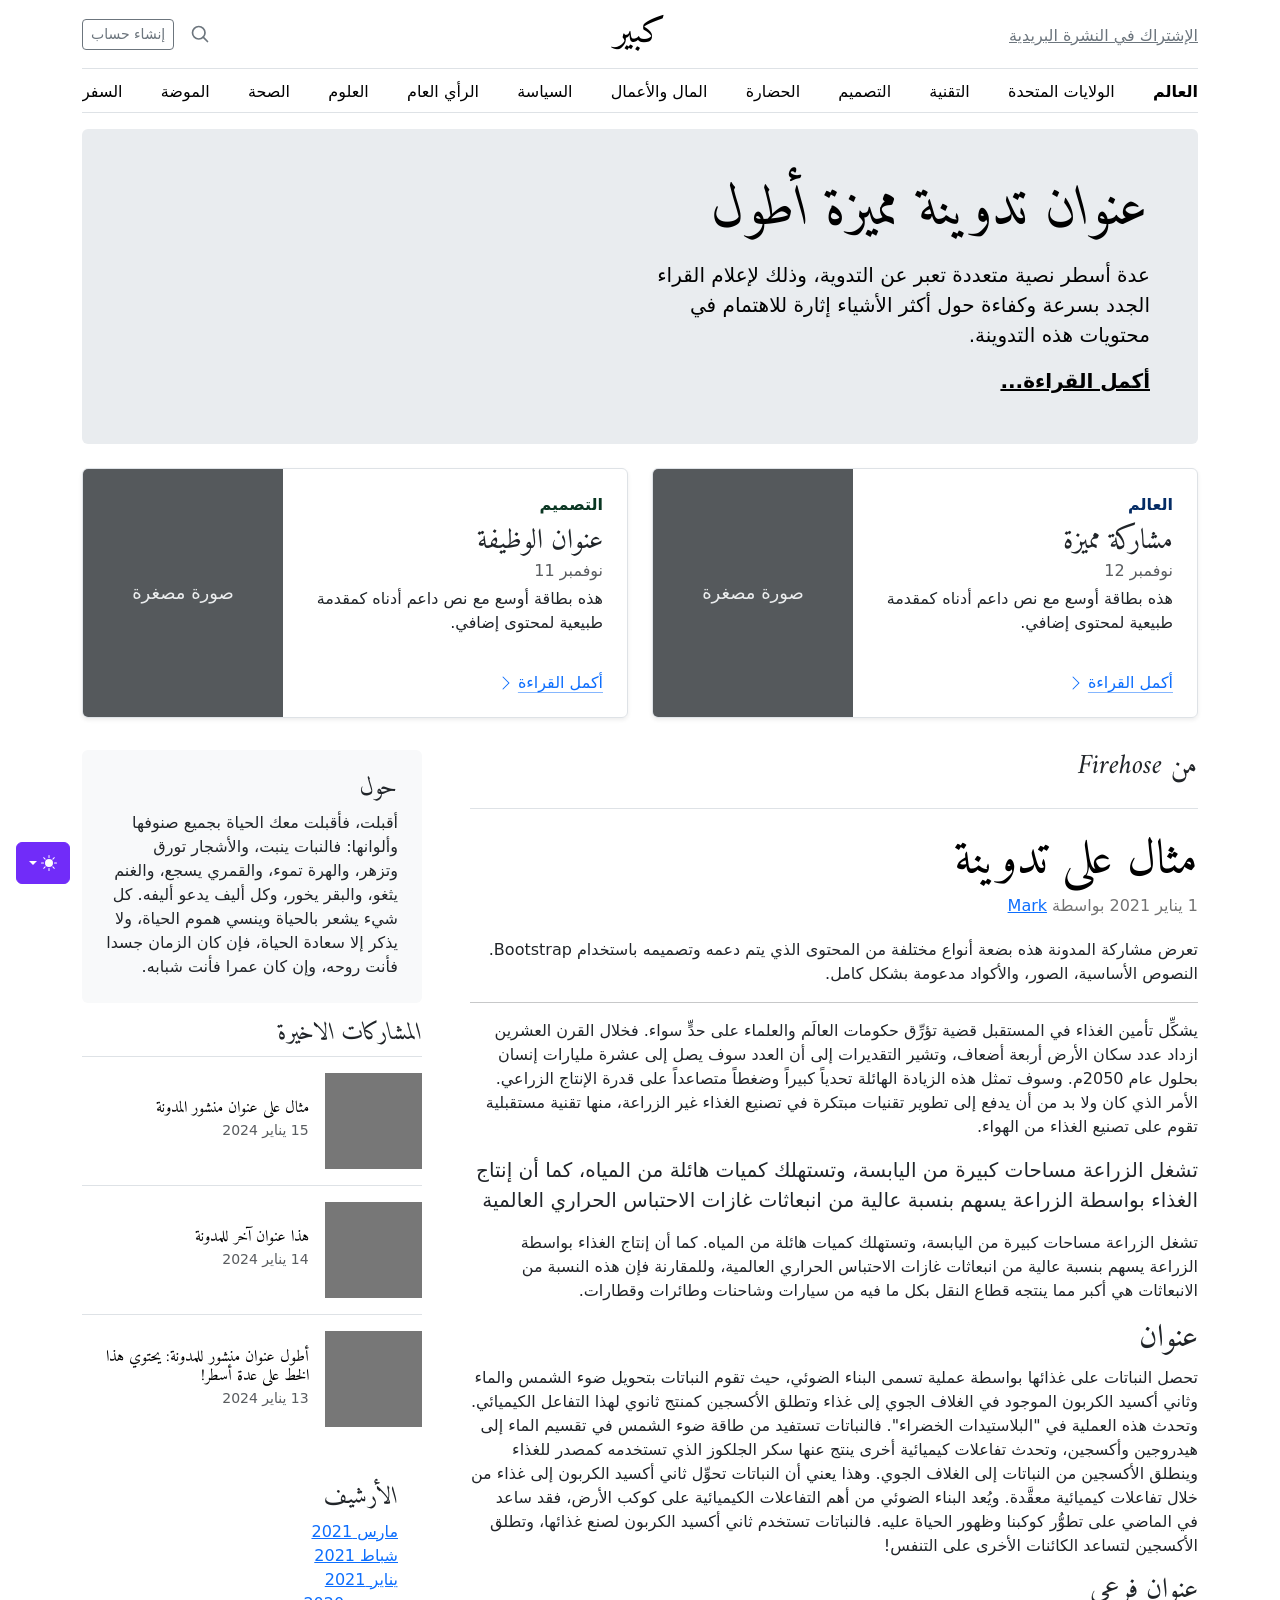
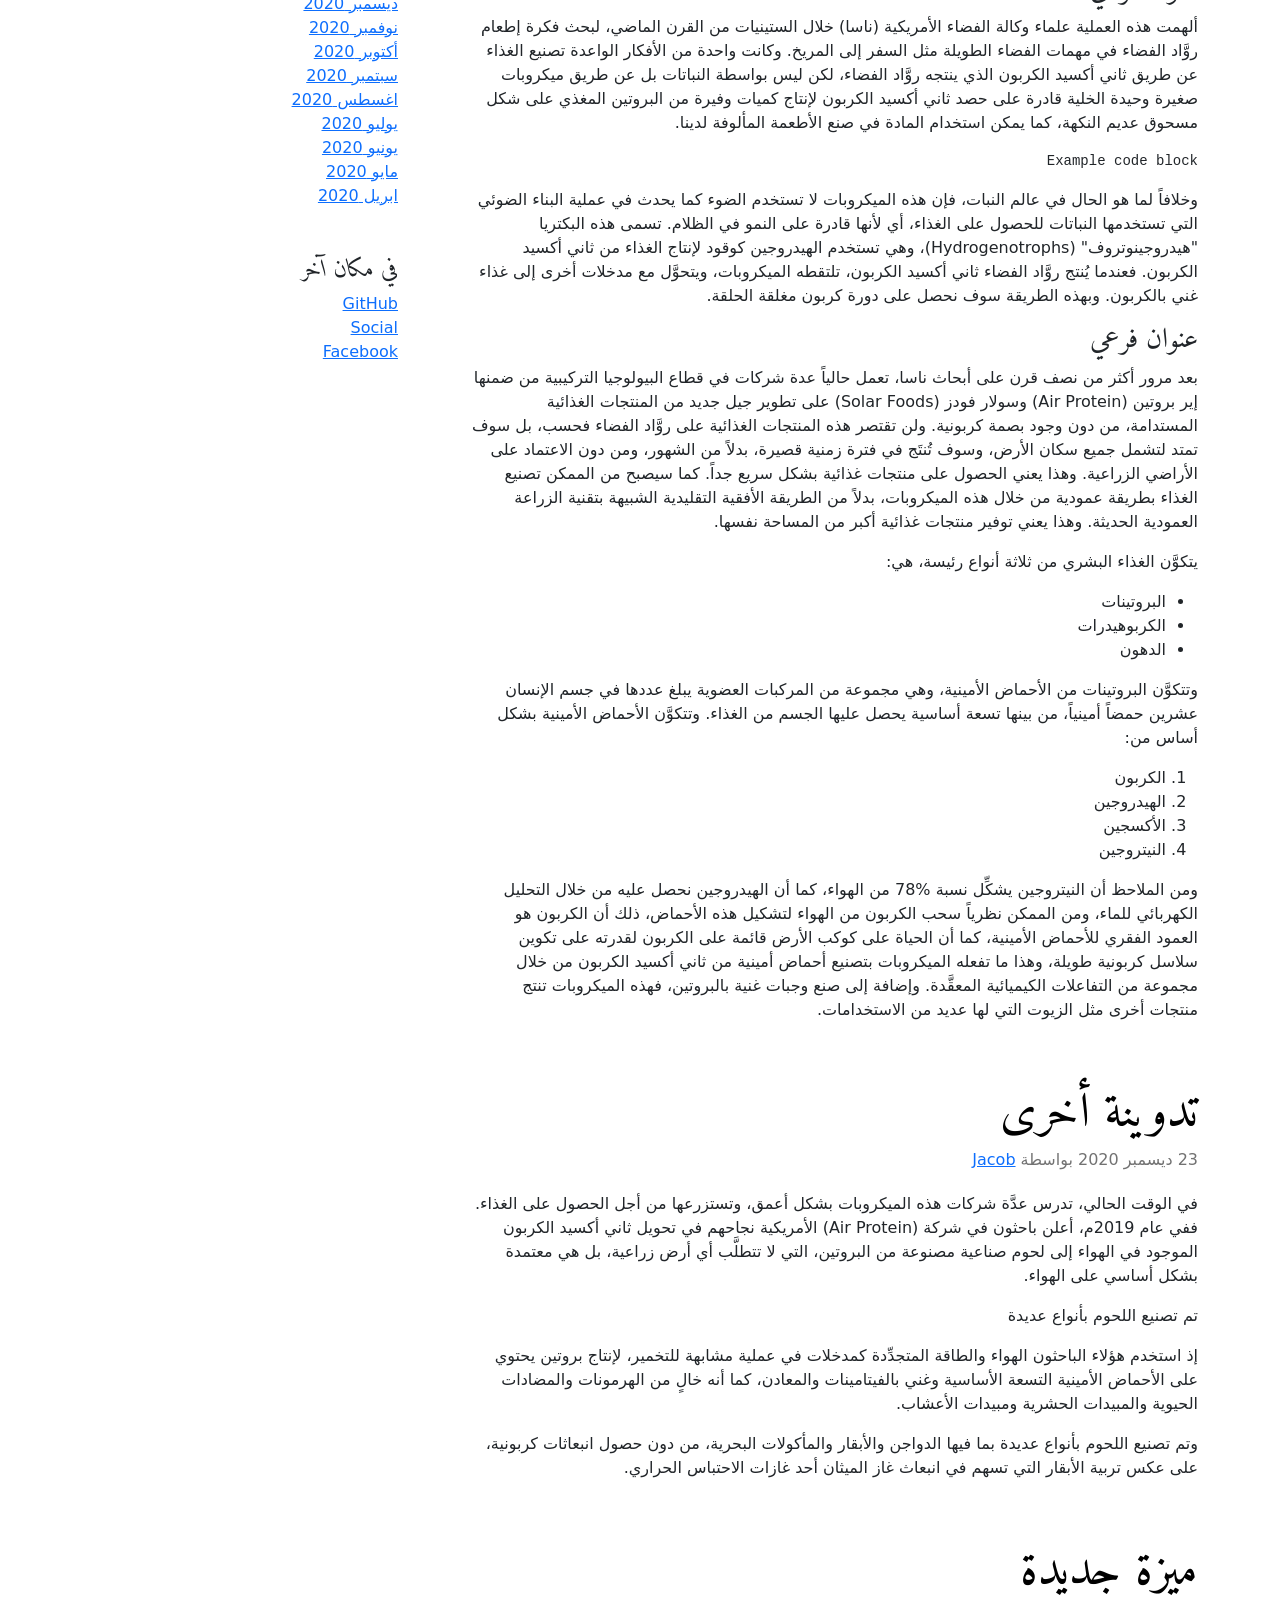
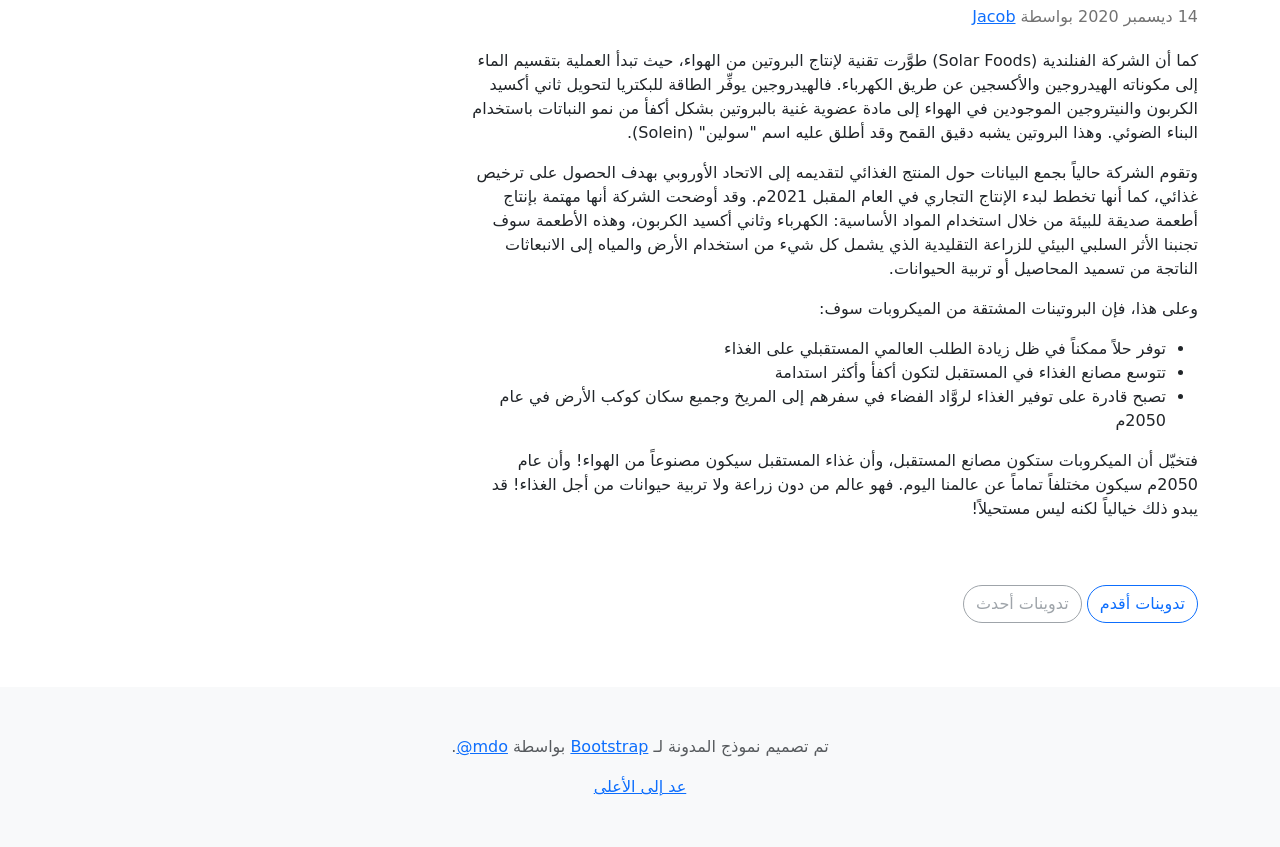
<file: bootstrap-5.3.7-examples/blog-rtl/index.html>
<!DOCTYPE html><html lang="ar" dir="rtl" data-bs-theme="auto"> <head><meta charset="utf-8"><meta name="viewport" content="width=device-width, initial-scale=1"><meta name="description" content=""><meta name="author" content="Mark Otto, Jacob Thornton, and Bootstrap contributors"><meta name="generator" content="Astro v5.9.2"><title>قالب المدونة · Bootstrap v5.3</title><link rel="canonical" href="https://getbootstrap.com/docs/5.3/examples/blog-rtl/"><script src="../assets/js/color-modes.js"></script><link href="../assets/dist/css/bootstrap.rtl.min.css" rel="stylesheet"><meta name="theme-color" content="#712cf9"><link href="https://fonts.googleapis.com/css?family=Amiri:wght@400;700&display=swap" rel="stylesheet"><link href="../blog/blog.rtl.css" rel="stylesheet"><style>.bd-placeholder-img{font-size:1.125rem;text-anchor:middle;-webkit-user-select:none;-moz-user-select:none;user-select:none}@media (min-width: 768px){.bd-placeholder-img-lg{font-size:3.5rem}}.b-example-divider{width:100%;height:3rem;background-color:#0000001a;border:solid rgba(0,0,0,.15);border-width:1px 0;box-shadow:inset 0 .5em 1.5em #0000001a,inset 0 .125em .5em #00000026}.b-example-vr{flex-shrink:0;width:1.5rem;height:100vh}.bi{vertical-align:-.125em;fill:currentColor}.nav-scroller{position:relative;z-index:2;height:2.75rem;overflow-y:hidden}.nav-scroller .nav{display:flex;flex-wrap:nowrap;padding-bottom:1rem;margin-top:-1px;overflow-x:auto;text-align:center;white-space:nowrap;-webkit-overflow-scrolling:touch}.btn-bd-primary{--bd-violet-bg: #712cf9;--bd-violet-rgb: 112.520718, 44.062154, 249.437846;--bs-btn-font-weight: 600;--bs-btn-color: var(--bs-white);--bs-btn-bg: var(--bd-violet-bg);--bs-btn-border-color: var(--bd-violet-bg);--bs-btn-hover-color: var(--bs-white);--bs-btn-hover-bg: #6528e0;--bs-btn-hover-border-color: #6528e0;--bs-btn-focus-shadow-rgb: var(--bd-violet-rgb);--bs-btn-active-color: var(--bs-btn-hover-color);--bs-btn-active-bg: #5a23c8;--bs-btn-active-border-color: #5a23c8}.bd-mode-toggle{z-index:1500}.bd-mode-toggle .bi{width:1em;height:1em}.bd-mode-toggle .dropdown-menu .active .bi{display:block!important}
</style></head> <body> <svg xmlns="http://www.w3.org/2000/svg" class="d-none"> <symbol id="check2" viewBox="0 0 16 16"> <path d="M13.854 3.646a.5.5 0 0 1 0 .708l-7 7a.5.5 0 0 1-.708 0l-3.5-3.5a.5.5 0 1 1 .708-.708L6.5 10.293l6.646-6.647a.5.5 0 0 1 .708 0z"></path> </symbol> <symbol id="circle-half" viewBox="0 0 16 16"> <path d="M8 15A7 7 0 1 0 8 1v14zm0 1A8 8 0 1 1 8 0a8 8 0 0 1 0 16z"></path> </symbol> <symbol id="moon-stars-fill" viewBox="0 0 16 16"> <path d="M6 .278a.768.768 0 0 1 .08.858 7.208 7.208 0 0 0-.878 3.46c0 4.021 3.278 7.277 7.318 7.277.527 0 1.04-.055 1.533-.16a.787.787 0 0 1 .81.316.733.733 0 0 1-.031.893A8.349 8.349 0 0 1 8.344 16C3.734 16 0 12.286 0 7.71 0 4.266 2.114 1.312 5.124.06A.752.752 0 0 1 6 .278z"></path> <path d="M10.794 3.148a.217.217 0 0 1 .412 0l.387 1.162c.173.518.579.924 1.097 1.097l1.162.387a.217.217 0 0 1 0 .412l-1.162.387a1.734 1.734 0 0 0-1.097 1.097l-.387 1.162a.217.217 0 0 1-.412 0l-.387-1.162A1.734 1.734 0 0 0 9.31 6.593l-1.162-.387a.217.217 0 0 1 0-.412l1.162-.387a1.734 1.734 0 0 0 1.097-1.097l.387-1.162zM13.863.099a.145.145 0 0 1 .274 0l.258.774c.115.346.386.617.732.732l.774.258a.145.145 0 0 1 0 .274l-.774.258a1.156 1.156 0 0 0-.732.732l-.258.774a.145.145 0 0 1-.274 0l-.258-.774a1.156 1.156 0 0 0-.732-.732l-.774-.258a.145.145 0 0 1 0-.274l.774-.258c.346-.115.617-.386.732-.732L13.863.1z"></path> </symbol> <symbol id="sun-fill" viewBox="0 0 16 16"> <path d="M8 12a4 4 0 1 0 0-8 4 4 0 0 0 0 8zM8 0a.5.5 0 0 1 .5.5v2a.5.5 0 0 1-1 0v-2A.5.5 0 0 1 8 0zm0 13a.5.5 0 0 1 .5.5v2a.5.5 0 0 1-1 0v-2A.5.5 0 0 1 8 13zm8-5a.5.5 0 0 1-.5.5h-2a.5.5 0 0 1 0-1h2a.5.5 0 0 1 .5.5zM3 8a.5.5 0 0 1-.5.5h-2a.5.5 0 0 1 0-1h2A.5.5 0 0 1 3 8zm10.657-5.657a.5.5 0 0 1 0 .707l-1.414 1.415a.5.5 0 1 1-.707-.708l1.414-1.414a.5.5 0 0 1 .707 0zm-9.193 9.193a.5.5 0 0 1 0 .707L3.05 13.657a.5.5 0 0 1-.707-.707l1.414-1.414a.5.5 0 0 1 .707 0zm9.193 2.121a.5.5 0 0 1-.707 0l-1.414-1.414a.5.5 0 0 1 .707-.707l1.414 1.414a.5.5 0 0 1 0 .707zM4.464 4.465a.5.5 0 0 1-.707 0L2.343 3.05a.5.5 0 1 1 .707-.707l1.414 1.414a.5.5 0 0 1 0 .708z"></path> </symbol> </svg> <div class="dropdown position-fixed bottom-0 end-0 mb-3 me-3 bd-mode-toggle"> <button class="btn btn-bd-primary py-2 dropdown-toggle d-flex align-items-center" id="bd-theme" type="button" aria-expanded="false" data-bs-toggle="dropdown" aria-label="Toggle theme (auto)"> <svg class="bi my-1 theme-icon-active" aria-hidden="true"><use href="#circle-half"></use></svg> <span class="visually-hidden" id="bd-theme-text">Toggle theme</span> </button> <ul class="dropdown-menu dropdown-menu-end shadow" aria-labelledby="bd-theme-text"> <li> <button type="button" class="dropdown-item d-flex align-items-center" data-bs-theme-value="light" aria-pressed="false"> <svg class="bi me-2 opacity-50" aria-hidden="true"><use href="#sun-fill"></use></svg>
Light
<svg class="bi ms-auto d-none" aria-hidden="true"><use href="#check2"></use></svg> </button> </li> <li> <button type="button" class="dropdown-item d-flex align-items-center" data-bs-theme-value="dark" aria-pressed="false"> <svg class="bi me-2 opacity-50" aria-hidden="true"><use href="#moon-stars-fill"></use></svg>
Dark
<svg class="bi ms-auto d-none" aria-hidden="true"><use href="#check2"></use></svg> </button> </li> <li> <button type="button" class="dropdown-item d-flex align-items-center active" data-bs-theme-value="auto" aria-pressed="true"> <svg class="bi me-2 opacity-50" aria-hidden="true"><use href="#circle-half"></use></svg>
Auto
<svg class="bi ms-auto d-none" aria-hidden="true"><use href="#check2"></use></svg> </button> </li> </ul> </div>  <svg xmlns="http://www.w3.org/2000/svg" class="d-none"> <symbol id="aperture" fill="none" stroke="currentColor" stroke-linecap="round" stroke-linejoin="round" stroke-width="2" viewBox="0 0 24 24"> <circle cx="12" cy="12" r="10"></circle> <path d="M14.31 8l5.74 9.94M9.69 8h11.48M7.38 12l5.74-9.94M9.69 16L3.95 6.06M14.31 16H2.83m13.79-4l-5.74 9.94"></path> </symbol> <symbol id="cart" viewBox="0 0 16 16"> <path d="M0 1.5A.5.5 0 0 1 .5 1H2a.5.5 0 0 1 .485.379L2.89 3H14.5a.5.5 0 0 1 .49.598l-1 5a.5.5 0 0 1-.465.401l-9.397.472L4.415 11H13a.5.5 0 0 1 0 1H4a.5.5 0 0 1-.491-.408L2.01 3.607 1.61 2H.5a.5.5 0 0 1-.5-.5zM3.102 4l.84 4.479 9.144-.459L13.89 4H3.102zM5 12a2 2 0 1 0 0 4 2 2 0 0 0 0-4zm7 0a2 2 0 1 0 0 4 2 2 0 0 0 0-4zm-7 1a1 1 0 1 1 0 2 1 1 0 0 1 0-2zm7 0a1 1 0 1 1 0 2 1 1 0 0 1 0-2z"></path> </symbol> <symbol id="chevron-right" viewBox="0 0 16 16"> <path fill-rule="evenodd" d="M4.646 1.646a.5.5 0 0 1 .708 0l6 6a.5.5 0 0 1 0 .708l-6 6a.5.5 0 0 1-.708-.708L10.293 8 4.646 2.354a.5.5 0 0 1 0-.708z"></path> </symbol> </svg> <div class="container"> <header class="border-bottom lh-1 py-3"> <div class="row flex-nowrap justify-content-between align-items-center"> <div class="col-4 pt-1"> <a class="link-secondary" href="#">الإشتراك في النشرة البريدية</a> </div> <div class="col-4 text-center"> <a class="blog-header-logo text-body-emphasis text-decoration-none" href="#">كبير</a> </div> <div class="col-4 d-flex justify-content-end align-items-center"> <a class="link-secondary" href="#" aria-label="بحث"> <svg xmlns="http://www.w3.org/2000/svg" width="20" height="20" fill="none" stroke="currentColor" stroke-linecap="round" stroke-linejoin="round" stroke-width="2" class="mx-3" role="img" viewBox="0 0 24 24"><title>بحث</title><circle cx="10.5" cy="10.5" r="7.5"></circle><path d="M21 21l-5.2-5.2"></path></svg> </a> <a class="btn btn-sm btn-outline-secondary" href="#">إنشاء حساب</a> </div> </div> </header> <div class="nav-scroller py-1 mb-3 border-bottom"> <nav class="nav nav-underline justify-content-between"> <a class="nav-item nav-link link-body-emphasis active" href="#">العالم</a> <a class="nav-item nav-link link-body-emphasis" href="#">الولايات المتحدة</a> <a class="nav-item nav-link link-body-emphasis" href="#">التقنية</a> <a class="nav-item nav-link link-body-emphasis" href="#">التصميم</a> <a class="nav-item nav-link link-body-emphasis" href="#">الحضارة</a> <a class="nav-item nav-link link-body-emphasis" href="#">المال والأعمال</a> <a class="nav-item nav-link link-body-emphasis" href="#">السياسة</a> <a class="nav-item nav-link link-body-emphasis" href="#">الرأي العام</a> <a class="nav-item nav-link link-body-emphasis" href="#">العلوم</a> <a class="nav-item nav-link link-body-emphasis" href="#">الصحة</a> <a class="nav-item nav-link link-body-emphasis" href="#">الموضة</a> <a class="nav-item nav-link link-body-emphasis" href="#">السفر</a> </nav> </div> </div> <main class="container"> <div class="p-4 p-md-5 mb-4 rounded text-body-emphasis bg-body-secondary"> <div class="col-lg-6 px-0"> <h1 class="display-4 fst-italic">عنوان تدوينة مميزة أطول</h1> <p class="lead my-3">عدة أسطر نصية متعددة تعبر عن التدوية، وذلك لإعلام القراء الجدد بسرعة وكفاءة حول أكثر الأشياء إثارة للاهتمام في محتويات هذه التدوينة.</p> <p class="lead mb-0"><a href="#" class="text-body-emphasis fw-bold">أكمل القراءة...</a></p> </div> </div> <div class="row mb-2"> <div class="col-md-6"> <div class="row g-0 border rounded overflow-hidden flex-md-row mb-4 shadow-sm h-md-250 position-relative"> <div class="col p-4 d-flex flex-column position-static"> <strong class="d-inline-block mb-2 text-primary-emphasis">العالم</strong> <h3 class="mb-0">مشاركة مميزة</h3> <div class="mb-1 text-body-secondary">نوفمبر 12</div> <p class="card-text mb-auto">هذه بطاقة أوسع مع نص داعم أدناه كمقدمة طبيعية لمحتوى إضافي.</p> <a href="#" class="icon-link gap-1 icon-link-hover stretched-link">
أكمل القراءة
<svg class="bi" aria-hidden="true"><use xlink:href="#chevron-right"></use></svg> </a> </div> <div class="col-auto d-none d-lg-block"> <svg aria-label="Placeholder: صورة مصغرة" class="bd-placeholder-img " height="250" preserveAspectRatio="xMidYMid slice" role="img" width="200" xmlns="http://www.w3.org/2000/svg"><title>Placeholder</title><rect width="100%" height="100%" fill="#55595c"></rect><text x="50%" y="50%" fill="#eceeef" dy=".3em">صورة مصغرة</text></svg> </div> </div> </div> <div class="col-md-6"> <div class="row g-0 border rounded overflow-hidden flex-md-row mb-4 shadow-sm h-md-250 position-relative"> <div class="col p-4 d-flex flex-column position-static"> <strong class="d-inline-block mb-2 text-success-emphasis">التصميم</strong> <h3 class="mb-0">عنوان الوظيفة</h3> <div class="mb-1 text-body-secondary">نوفمبر 11</div> <p class="mb-auto">هذه بطاقة أوسع مع نص داعم أدناه كمقدمة طبيعية لمحتوى إضافي.</p> <a href="#" class="icon-link gap-1 icon-link-hover stretched-link">
أكمل القراءة
<svg class="bi" aria-hidden="true"><use xlink:href="#chevron-right"></use></svg> </a> </div> <div class="col-auto d-none d-lg-block"> <svg aria-label="Placeholder: صورة مصغرة" class="bd-placeholder-img " height="250" preserveAspectRatio="xMidYMid slice" role="img" width="200" xmlns="http://www.w3.org/2000/svg"><title>Placeholder</title><rect width="100%" height="100%" fill="#55595c"></rect><text x="50%" y="50%" fill="#eceeef" dy=".3em">صورة مصغرة</text></svg> </div> </div> </div> </div> <div class="row g-5"> <div class="col-md-8"> <h3 class="pb-4 mb-4 fst-italic border-bottom">
من Firehose
</h3> <article class="blog-post"> <h2 class="display-5 link-body-emphasis mb-1">مثال على تدوينة</h2> <p class="blog-post-meta">1 يناير 2021 بواسطة <a href="#"> Mark </a></p> <p>تعرض مشاركة المدونة هذه بضعة أنواع مختلفة من المحتوى الذي يتم دعمه وتصميمه باستخدام Bootstrap. النصوص الأساسية، الصور، والأكواد مدعومة بشكل كامل.</p> <hr> <p>يشكِّل تأمين الغذاء في المستقبل قضية تؤرِّق حكومات العالَم والعلماء على حدٍّ سواء. فخلال القرن العشرين ازداد عدد سكان الأرض أربعة أضعاف، وتشير التقديرات إلى أن العدد سوف يصل إلى عشرة مليارات إنسان بحلول عام 2050م. وسوف تمثل هذه الزيادة الهائلة تحدياً كبيراً وضغطاً متصاعداً على قدرة الإنتاج الزراعي. الأمر الذي كان ولا بد من أن يدفع إلى تطوير تقنيات مبتكرة في تصنيع الغذاء غير الزراعة، منها تقنية مستقبلية تقوم على تصنيع الغذاء من الهواء.</p> <blockquote class="blockquote"> <p>تشغل الزراعة مساحات كبيرة من اليابسة، وتستهلك كميات هائلة من المياه، كما أن إنتاج الغذاء بواسطة الزراعة يسهم بنسبة عالية من انبعاثات غازات الاحتباس الحراري العالمية</p> </blockquote> <p>تشغل الزراعة مساحات كبيرة من اليابسة، وتستهلك كميات هائلة من المياه. كما أن إنتاج الغذاء بواسطة الزراعة يسهم بنسبة عالية من انبعاثات غازات الاحتباس الحراري العالمية، وللمقارنة فإن هذه النسبة من الانبعاثات هي أكبر مما ينتجه قطاع النقل بكل ما فيه من سيارات وشاحنات وطائرات وقطارات.</p> <h2>عنوان</h2> <p>تحصل النباتات على غذائها بواسطة عملية تسمى البناء الضوئي، حيث تقوم النباتات بتحويل ضوء الشمس والماء وثاني أكسيد الكربون الموجود في الغلاف الجوي إلى غذاء وتطلق الأكسجين كمنتج ثانوي لهذا التفاعل الكيميائي. وتحدث هذه العملية في "البلاستيدات الخضراء". فالنباتات تستفيد من طاقة ضوء الشمس في تقسيم الماء إلى هيدروجين وأكسجين، وتحدث تفاعلات كيميائية أخرى ينتج عنها سكر الجلكوز الذي تستخدمه كمصدر للغذاء وينطلق الأكسجين من النباتات إلى الغلاف الجوي. وهذا يعني أن النباتات تحوِّل ثاني أكسيد الكربون إلى غذاء من خلال تفاعلات كيميائية معقَّدة. ويُعد البناء الضوئي من أهم التفاعلات الكيميائية على كوكب الأرض، فقد ساعد في الماضي على تطوُّر كوكبنا وظهور الحياة عليه. فالنباتات تستخدم ثاني أكسيد الكربون لصنع غذائها، وتطلق الأكسجين لتساعد الكائنات الأخرى على التنفس!</p> <h3>عنوان فرعي</h3> <p>ألهمت هذه العملية علماء وكالة الفضاء الأمريكية (ناسا) خلال الستينيات من القرن الماضي، لبحث فكرة إطعام روَّاد الفضاء في مهمات الفضاء الطويلة مثل السفر إلى المريخ. وكانت واحدة من الأفكار الواعدة تصنيع الغذاء عن طريق ثاني أكسيد الكربون الذي ينتجه روَّاد الفضاء، لكن ليس بواسطة النباتات بل عن طريق ميكروبات صغيرة وحيدة الخلية قادرة على حصد ثاني أكسيد الكربون لإنتاج كميات وفيرة من البروتين المغذي على شكل مسحوق عديم النكهة، كما يمكن استخدام المادة في صنع الأطعمة المألوفة لدينا.</p> <pre><code>Example code block</code></pre> <p>وخلافاً لما هو الحال في عالم النبات، فإن هذه الميكروبات لا تستخدم الضوء كما يحدث في عملية البناء الضوئي التي تستخدمها النباتات للحصول على الغذاء، أي لأنها قادرة على النمو في الظلام. تسمى هذه البكتريا "هيدروجينوتروف" (Hydrogenotrophs)، وهي تستخدم الهيدروجين كوقود لإنتاج الغذاء من ثاني أكسيد الكربون. فعندما يُنتج روَّاد الفضاء ثاني أكسيد الكربون، تلتقطه الميكروبات، ويتحوَّل مع مدخلات أخرى إلى غذاء غني بالكربون. وبهذه الطريقة سوف نحصل على دورة كربون مغلقة الحلقة.</p> <h3>عنوان فرعي</h3> <p>بعد مرور أكثر من نصف قرن على أبحاث ناسا، تعمل حالياً عدة شركات في قطاع البيولوجيا التركيبية من ضمنها إير بروتين (Air Protein) وسولار فودز (Solar Foods) على تطوير جيل جديد من المنتجات الغذائية المستدامة، من دون وجود بصمة كربونية. ولن تقتصر هذه المنتجات الغذائية على روَّاد الفضاء فحسب، بل سوف تمتد لتشمل جميع سكان الأرض، وسوف تُنتَج في فترة زمنية قصيرة، بدلاً من الشهور، ومن دون الاعتماد على الأراضي الزراعية. وهذا يعني الحصول على منتجات غذائية بشكل سريع جداً. كما سيصبح من الممكن تصنيع الغذاء بطريقة عمودية من خلال هذه الميكروبات، بدلاً من الطريقة الأفقية التقليدية الشبيهة بتقنية الزراعة العمودية الحديثة. وهذا يعني توفير منتجات غذائية أكبر من المساحة نفسها.</p> <p>يتكوَّن الغذاء البشري من ثلاثة أنواع رئيسة، هي:</p> <ul> <li>البروتينات</li> <li>الكربوهيدرات</li> <li>الدهون</li> </ul> <p>وتتكوَّن البروتينات من الأحماض الأمينية، وهي مجموعة من المركبات العضوية يبلغ عددها في جسم الإنسان عشرين حمضاً أمينياً، من بينها تسعة أساسية يحصل عليها الجسم من الغذاء. وتتكوَّن الأحماض الأمينية بشكل أساس من:</p> <ol> <li>الكربون</li> <li>الهيدروجين</li> <li>الأكسجين</li> <li>النيتروجين</li> </ol> <p>ومن الملاحظ أن النيتروجين يشكِّل نسبة %78 من الهواء، كما أن الهيدروجين نحصل عليه من خلال التحليل الكهربائي للماء، ومن الممكن نظرياً سحب الكربون من الهواء لتشكيل هذه الأحماض، ذلك أن الكربون هو العمود الفقري للأحماض الأمينية، كما أن الحياة على كوكب الأرض قائمة على الكربون لقدرته على تكوين سلاسل كربونية طويلة، وهذا ما تفعله الميكروبات بتصنيع أحماض أمينية من ثاني أكسيد الكربون من خلال مجموعة من التفاعلات الكيميائية المعقَّدة. وإضافة إلى صنع وجبات غنية بالبروتين، فهذه الميكروبات تنتج منتجات أخرى مثل الزيوت التي لها عديد من الاستخدامات.</p> </article> <article class="blog-post"> <h2 class="display-5 link-body-emphasis mb-1">تدوينة أخرى</h2> <p class="blog-post-meta">23 ديسمبر 2020 بواسطة <a href="#">Jacob</a></p> <p>في الوقت الحالي، تدرس عدَّة شركات هذه الميكروبات بشكل أعمق، وتستزرعها من أجل الحصول على الغذاء. ففي عام 2019م، أعلن باحثون في شركة (Air Protein) الأمريكية نجاحهم في تحويل ثاني أكسيد الكربون الموجود في الهواء إلى لحوم صناعية مصنوعة من البروتين، التي لا تتطلَّب أي أرض زراعية، بل هي معتمدة بشكل أساسي على الهواء.</p> <blockquote> <p>تم تصنيع اللحوم بأنواع عديدة</p> </blockquote> <p>إذ استخدم هؤلاء الباحثون الهواء والطاقة المتجدِّدة كمدخلات في عملية مشابهة للتخمير، لإنتاج بروتين يحتوي على الأحماض الأمينية التسعة الأساسية وغني بالفيتامينات والمعادن، كما أنه خالٍ من الهرمونات والمضادات الحيوية والمبيدات الحشرية ومبيدات الأعشاب.</p> <p> وتم تصنيع اللحوم بأنواع عديدة بما فيها الدواجن والأبقار والمأكولات البحرية، من دون حصول انبعاثات كربونية، على عكس تربية الأبقار التي تسهم في انبعاث غاز الميثان أحد غازات الاحتباس الحراري.</p> </article> <article class="blog-post"> <h2 class="display-5 link-body-emphasis mb-1">ميزة جديدة</h2> <p class="blog-post-meta">14 ديسمبر 2020 بواسطة <a href="#">Jacob</a></p> <p>كما أن الشركة الفنلندية (Solar Foods) طوَّرت تقنية لإنتاج البروتين من الهواء، حيث تبدأ العملية بتقسيم الماء إلى مكوناته الهيدروجين والأكسجين عن طريق الكهرباء. فالهيدروجين يوفِّر الطاقة للبكتريا لتحويل ثاني أكسيد الكربون والنيتروجين الموجودين في الهواء إلى مادة عضوية غنية بالبروتين بشكل أكفأ من نمو النباتات باستخدام البناء الضوئي. وهذا البروتين يشبه دقيق القمح وقد أطلق عليه اسم "سولين" (Solein).</p> <p>وتقوم الشركة حالياً بجمع البيانات حول المنتج الغذائي لتقديمه إلى الاتحاد الأوروبي بهدف الحصول على ترخيص غذائي، كما أنها تخطط لبدء الإنتاج التجاري في العام المقبل 2021م. وقد أوضحت الشركة أنها مهتمة بإنتاج أطعمة صديقة للبيئة من خلال استخدام المواد الأساسية: الكهرباء وثاني أكسيد الكربون، وهذه الأطعمة سوف تجنبنا الأثر السلبي البيئي للزراعة التقليدية الذي يشمل كل شيء من استخدام الأرض والمياه إلى الانبعاثات الناتجة من تسميد المحاصيل أو تربية الحيوانات.</p> <p>وعلى هذا، فإن البروتينات المشتقة من الميكروبات سوف:</p> <ul> <li>توفر حلاً ممكناً في ظل زيادة الطلب العالمي المستقبلي على الغذاء</li> <li>تتوسع مصانع الغذاء في المستقبل لتكون أكفأ وأكثر استدامة</li> <li>تصبح قادرة على توفير الغذاء لروَّاد الفضاء في سفرهم إلى المريخ وجميع سكان كوكب الأرض في عام 2050م</li> </ul> <p>فتخيّل أن الميكروبات ستكون مصانع المستقبل، وأن غذاء المستقبل سيكون مصنوعاً من الهواء! وأن عام 2050م سيكون مختلفاً تماماً عن عالمنا اليوم. فهو عالم من دون زراعة ولا تربية حيوانات من أجل الغذاء! قد يبدو ذلك خيالياً لكنه ليس مستحيلاً!</p> </article> <nav class="blog-pagination" aria-label="Pagination"> <a class="btn btn-outline-primary rounded-pill" href="#">تدوينات أقدم</a> <a class="btn btn-outline-secondary rounded-pill disabled" aria-disabled="true">تدوينات أحدث</a> </nav> </div> <div class="col-md-4"> <div class="position-sticky" style="top: 2rem;"> <div class="p-4 mb-3 bg-body-tertiary rounded"> <h4 class="fst-italic">حول</h4> <p class="mb-0">أقبلت، فأقبلت معك الحياة بجميع صنوفها وألوانها: فالنبات ينبت، والأشجار تورق وتزهر، والهرة تموء، والقمري يسجع، والغنم يثغو، والبقر يخور، وكل أليف يدعو أليفه. كل شيء يشعر بالحياة وينسي هموم الحياة، ولا يذكر إلا سعادة الحياة، فإن كان الزمان جسدا فأنت روحه، وإن كان عمرا فأنت شبابه.</p> </div> <div> <h4 class="fst-italic">المشاركات الاخيرة</h4> <ul class="list-unstyled"> <li> <a class="d-flex flex-column flex-lg-row gap-3 align-items-start align-items-lg-center py-3 link-body-emphasis text-decoration-none border-top" href="#"> <svg aria-hidden="true" class="bd-placeholder-img " height="96" preserveAspectRatio="xMidYMid slice" width="100%" xmlns="http://www.w3.org/2000/svg"><rect width="100%" height="100%" fill="#777"></rect></svg> <div class="col-lg-8"> <h6 class="mb-0">مثال على عنوان منشور المدونة</h6> <small class="text-body-secondary">15 يناير 2024</small> </div> </a> </li> <li> <a class="d-flex flex-column flex-lg-row gap-3 align-items-start align-items-lg-center py-3 link-body-emphasis text-decoration-none border-top" href="#"> <svg aria-hidden="true" class="bd-placeholder-img " height="96" preserveAspectRatio="xMidYMid slice" width="100%" xmlns="http://www.w3.org/2000/svg"><rect width="100%" height="100%" fill="#777"></rect></svg> <div class="col-lg-8"> <h6 class="mb-0">هذا عنوان آخر للمدونة</h6> <small class="text-body-secondary">14 يناير 2024</small> </div> </a> </li> <li> <a class="d-flex flex-column flex-lg-row gap-3 align-items-start align-items-lg-center py-3 link-body-emphasis text-decoration-none border-top" href="#"> <svg aria-hidden="true" class="bd-placeholder-img " height="96" preserveAspectRatio="xMidYMid slice" width="100%" xmlns="http://www.w3.org/2000/svg"><rect width="100%" height="100%" fill="#777"></rect></svg> <div class="col-lg-8"> <h6 class="mb-0">أطول عنوان منشور للمدونة: يحتوي هذا الخط على عدة أسطر!</h6> <small class="text-body-secondary">13 يناير 2024</small> </div> </a> </li> </ul> </div> <div class="p-4"> <h4 class="fst-italic">الأرشيف</h4> <ol class="list-unstyled mb-0"> <li><a href="#">مارس 2021</a></li> <li><a href="#">شباط 2021</a></li> <li><a href="#">يناير 2021</a></li> <li><a href="#">ديسمبر 2020</a></li> <li><a href="#">نوفمبر 2020</a></li> <li><a href="#">أكتوبر 2020</a></li> <li><a href="#">سبتمبر 2020</a></li> <li><a href="#">اغسطس 2020</a></li> <li><a href="#">يوليو 2020</a></li> <li><a href="#">يونيو 2020</a></li> <li><a href="#">مايو 2020</a></li> <li><a href="#">ابريل 2020</a></li> </ol> </div> <div class="p-4"> <h4 class="fst-italic">في مكان آخر</h4> <ol class="list-unstyled"> <li><a href="#">GitHub</a></li> <li><a href="#">Social</a></li> <li><a href="#">Facebook</a></li> </ol> </div> </div> </div> </div> </main> <footer class="py-5 text-center text-body-secondary bg-body-tertiary"> <p>تم تصميم نموذج المدونة لـ <a href="https://getbootstrap.com/">Bootstrap</a> بواسطة <a href="https://x.com/mdo"><bdi lang="en" dir="ltr">@mdo</bdi></a>.</p> <p class="mb-0"> <a href="#">عد إلى الأعلى</a> </p> </footer>   <script src="../assets/dist/js/bootstrap.bundle.min.js" class="astro-vvvwv3sm"></script>  </body> </html>
</file>
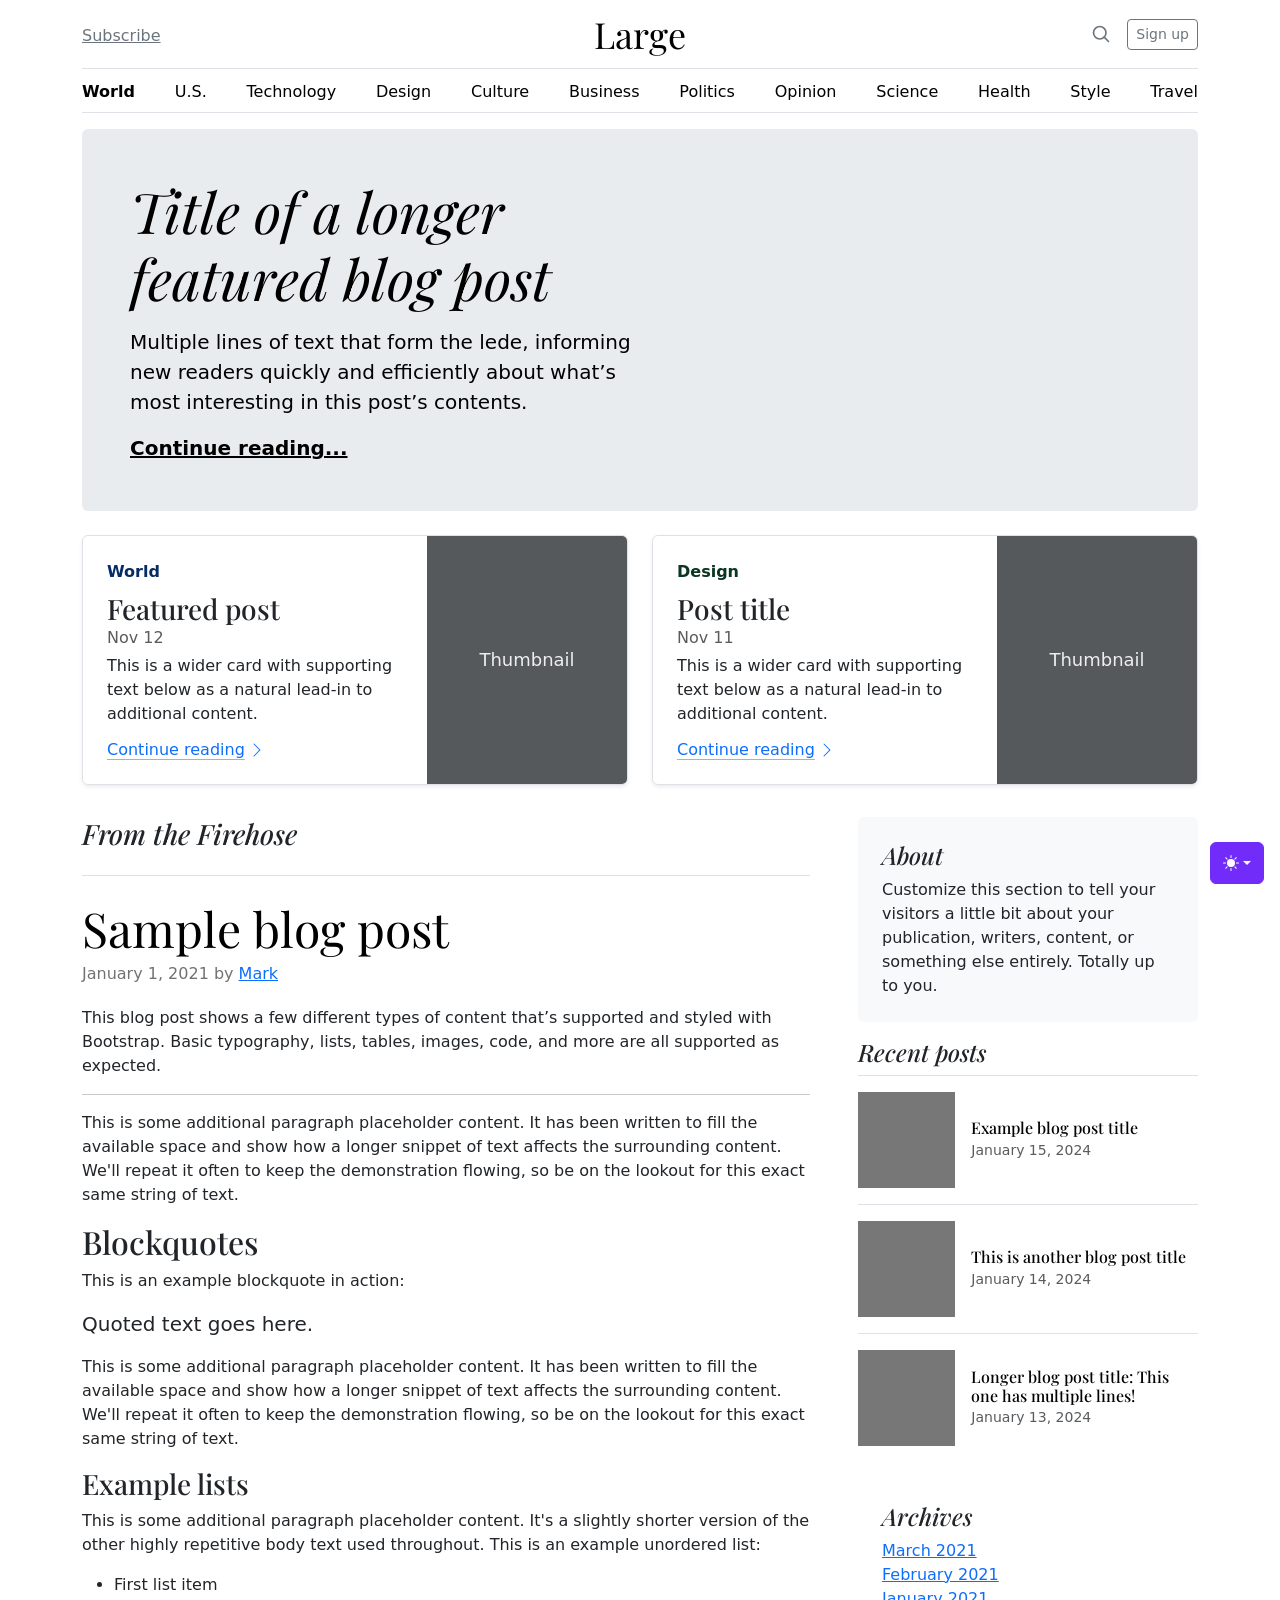
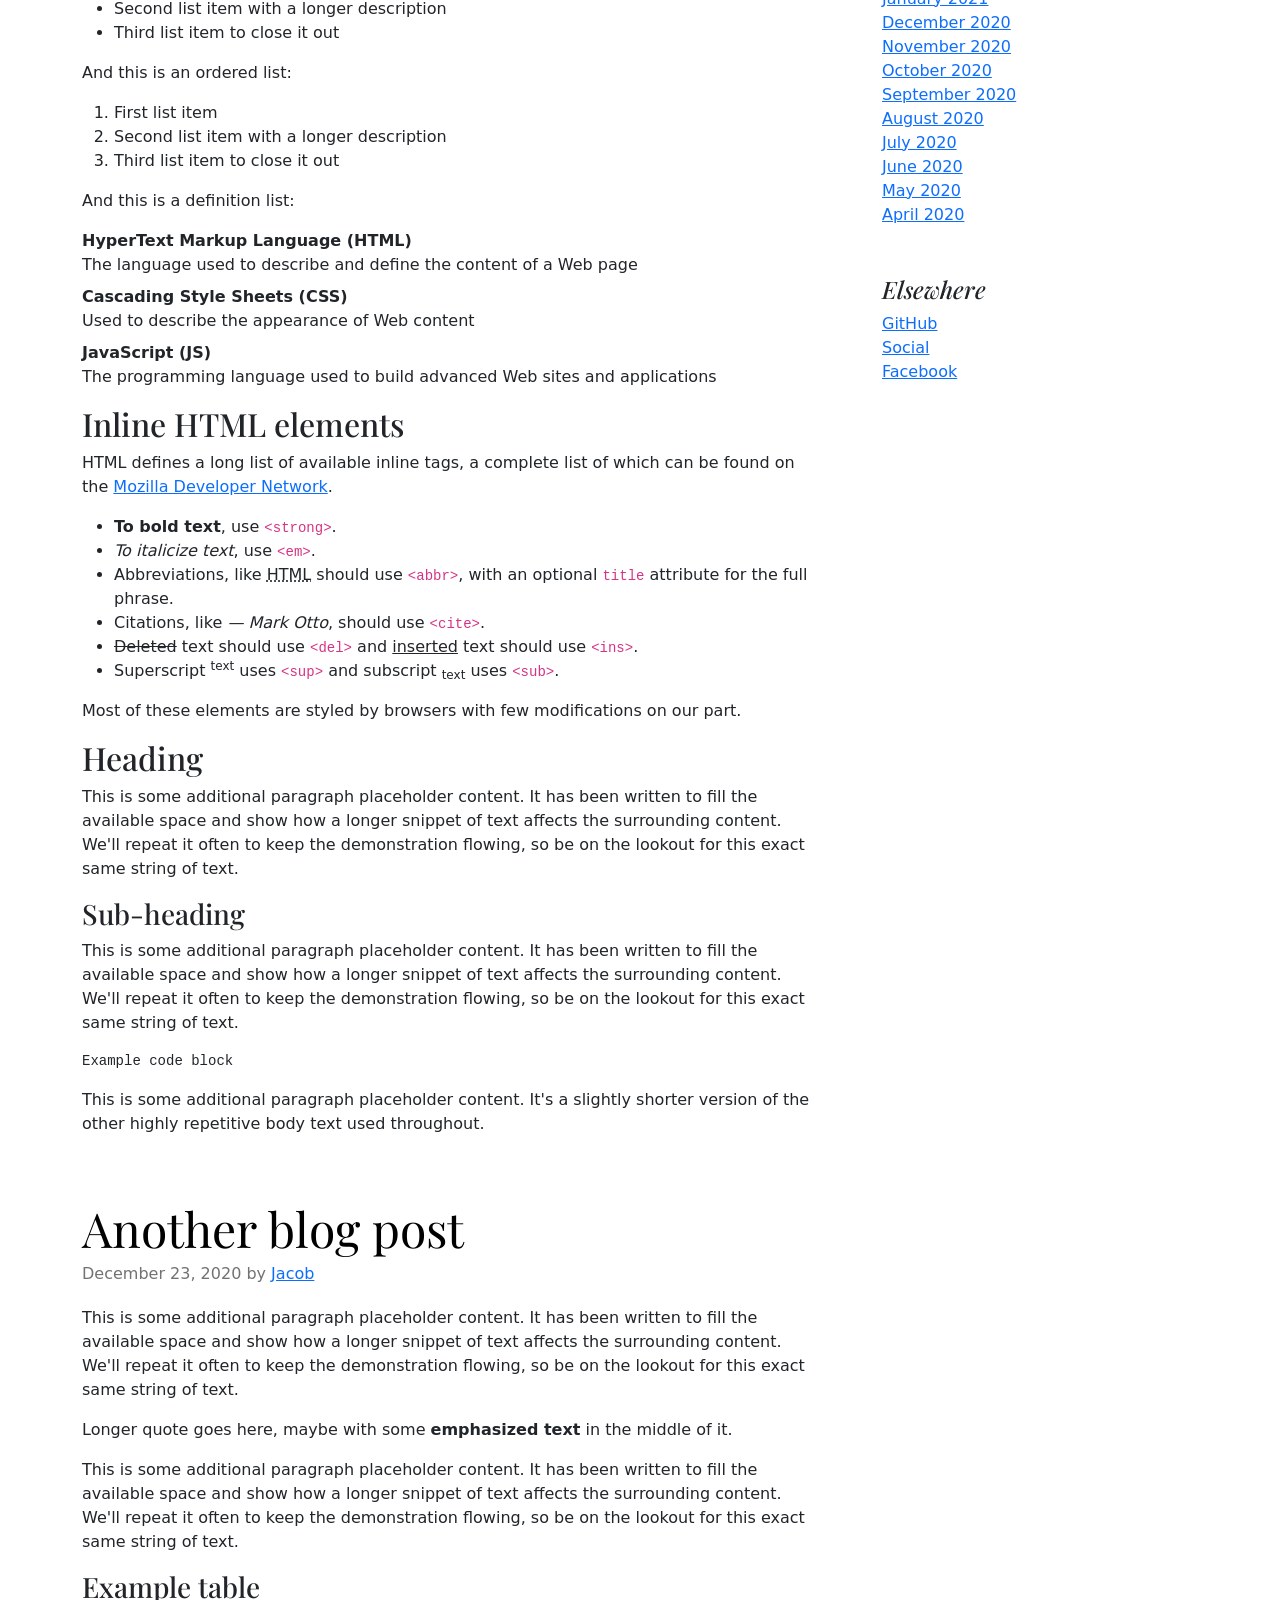
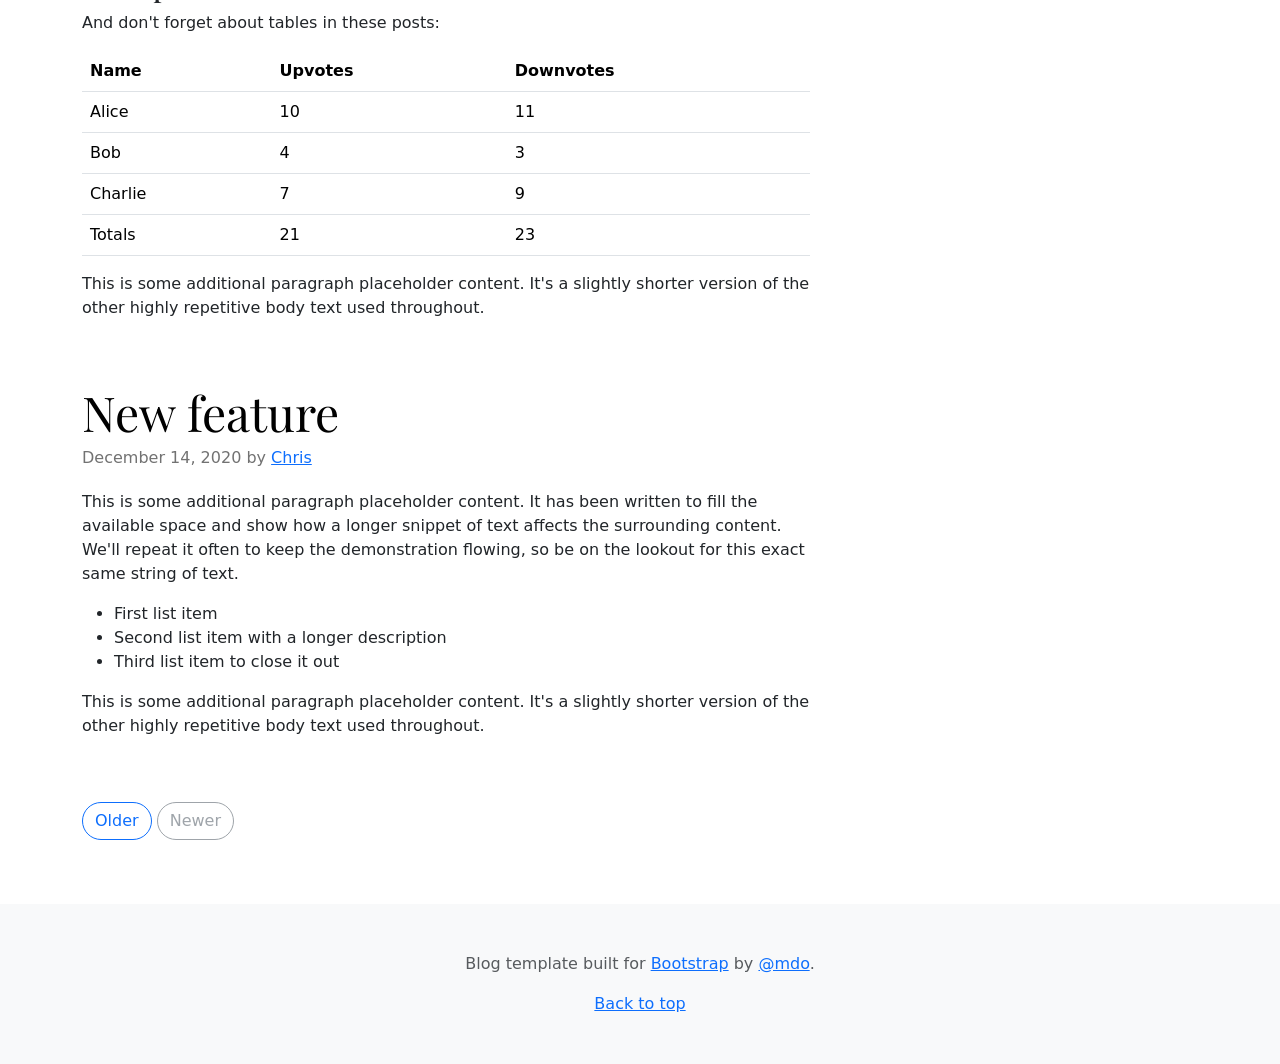
<file: bootstrap-5.3.7-examples/blog/index.html>
<!DOCTYPE html><html lang="en" data-bs-theme="auto"> <head><meta charset="utf-8"><meta name="viewport" content="width=device-width, initial-scale=1"><meta name="description" content=""><meta name="author" content="Mark Otto, Jacob Thornton, and Bootstrap contributors"><meta name="generator" content="Astro v5.9.2"><title>Blog Template · Bootstrap v5.3</title><link rel="canonical" href="https://getbootstrap.com/docs/5.3/examples/blog/"><script src="../assets/js/color-modes.js"></script><link href="../assets/dist/css/bootstrap.min.css" rel="stylesheet"><meta name="theme-color" content="#712cf9"><link href="https://fonts.googleapis.com/css?family=Playfair+Display:700,900&display=swap" rel="stylesheet"><link href="blog.css" rel="stylesheet"><style>.bd-placeholder-img{font-size:1.125rem;text-anchor:middle;-webkit-user-select:none;-moz-user-select:none;user-select:none}@media (min-width: 768px){.bd-placeholder-img-lg{font-size:3.5rem}}.b-example-divider{width:100%;height:3rem;background-color:#0000001a;border:solid rgba(0,0,0,.15);border-width:1px 0;box-shadow:inset 0 .5em 1.5em #0000001a,inset 0 .125em .5em #00000026}.b-example-vr{flex-shrink:0;width:1.5rem;height:100vh}.bi{vertical-align:-.125em;fill:currentColor}.nav-scroller{position:relative;z-index:2;height:2.75rem;overflow-y:hidden}.nav-scroller .nav{display:flex;flex-wrap:nowrap;padding-bottom:1rem;margin-top:-1px;overflow-x:auto;text-align:center;white-space:nowrap;-webkit-overflow-scrolling:touch}.btn-bd-primary{--bd-violet-bg: #712cf9;--bd-violet-rgb: 112.520718, 44.062154, 249.437846;--bs-btn-font-weight: 600;--bs-btn-color: var(--bs-white);--bs-btn-bg: var(--bd-violet-bg);--bs-btn-border-color: var(--bd-violet-bg);--bs-btn-hover-color: var(--bs-white);--bs-btn-hover-bg: #6528e0;--bs-btn-hover-border-color: #6528e0;--bs-btn-focus-shadow-rgb: var(--bd-violet-rgb);--bs-btn-active-color: var(--bs-btn-hover-color);--bs-btn-active-bg: #5a23c8;--bs-btn-active-border-color: #5a23c8}.bd-mode-toggle{z-index:1500}.bd-mode-toggle .bi{width:1em;height:1em}.bd-mode-toggle .dropdown-menu .active .bi{display:block!important}
</style></head> <body> <svg xmlns="http://www.w3.org/2000/svg" class="d-none"> <symbol id="check2" viewBox="0 0 16 16"> <path d="M13.854 3.646a.5.5 0 0 1 0 .708l-7 7a.5.5 0 0 1-.708 0l-3.5-3.5a.5.5 0 1 1 .708-.708L6.5 10.293l6.646-6.647a.5.5 0 0 1 .708 0z"></path> </symbol> <symbol id="circle-half" viewBox="0 0 16 16"> <path d="M8 15A7 7 0 1 0 8 1v14zm0 1A8 8 0 1 1 8 0a8 8 0 0 1 0 16z"></path> </symbol> <symbol id="moon-stars-fill" viewBox="0 0 16 16"> <path d="M6 .278a.768.768 0 0 1 .08.858 7.208 7.208 0 0 0-.878 3.46c0 4.021 3.278 7.277 7.318 7.277.527 0 1.04-.055 1.533-.16a.787.787 0 0 1 .81.316.733.733 0 0 1-.031.893A8.349 8.349 0 0 1 8.344 16C3.734 16 0 12.286 0 7.71 0 4.266 2.114 1.312 5.124.06A.752.752 0 0 1 6 .278z"></path> <path d="M10.794 3.148a.217.217 0 0 1 .412 0l.387 1.162c.173.518.579.924 1.097 1.097l1.162.387a.217.217 0 0 1 0 .412l-1.162.387a1.734 1.734 0 0 0-1.097 1.097l-.387 1.162a.217.217 0 0 1-.412 0l-.387-1.162A1.734 1.734 0 0 0 9.31 6.593l-1.162-.387a.217.217 0 0 1 0-.412l1.162-.387a1.734 1.734 0 0 0 1.097-1.097l.387-1.162zM13.863.099a.145.145 0 0 1 .274 0l.258.774c.115.346.386.617.732.732l.774.258a.145.145 0 0 1 0 .274l-.774.258a1.156 1.156 0 0 0-.732.732l-.258.774a.145.145 0 0 1-.274 0l-.258-.774a1.156 1.156 0 0 0-.732-.732l-.774-.258a.145.145 0 0 1 0-.274l.774-.258c.346-.115.617-.386.732-.732L13.863.1z"></path> </symbol> <symbol id="sun-fill" viewBox="0 0 16 16"> <path d="M8 12a4 4 0 1 0 0-8 4 4 0 0 0 0 8zM8 0a.5.5 0 0 1 .5.5v2a.5.5 0 0 1-1 0v-2A.5.5 0 0 1 8 0zm0 13a.5.5 0 0 1 .5.5v2a.5.5 0 0 1-1 0v-2A.5.5 0 0 1 8 13zm8-5a.5.5 0 0 1-.5.5h-2a.5.5 0 0 1 0-1h2a.5.5 0 0 1 .5.5zM3 8a.5.5 0 0 1-.5.5h-2a.5.5 0 0 1 0-1h2A.5.5 0 0 1 3 8zm10.657-5.657a.5.5 0 0 1 0 .707l-1.414 1.415a.5.5 0 1 1-.707-.708l1.414-1.414a.5.5 0 0 1 .707 0zm-9.193 9.193a.5.5 0 0 1 0 .707L3.05 13.657a.5.5 0 0 1-.707-.707l1.414-1.414a.5.5 0 0 1 .707 0zm9.193 2.121a.5.5 0 0 1-.707 0l-1.414-1.414a.5.5 0 0 1 .707-.707l1.414 1.414a.5.5 0 0 1 0 .707zM4.464 4.465a.5.5 0 0 1-.707 0L2.343 3.05a.5.5 0 1 1 .707-.707l1.414 1.414a.5.5 0 0 1 0 .708z"></path> </symbol> </svg> <div class="dropdown position-fixed bottom-0 end-0 mb-3 me-3 bd-mode-toggle"> <button class="btn btn-bd-primary py-2 dropdown-toggle d-flex align-items-center" id="bd-theme" type="button" aria-expanded="false" data-bs-toggle="dropdown" aria-label="Toggle theme (auto)"> <svg class="bi my-1 theme-icon-active" aria-hidden="true"><use href="#circle-half"></use></svg> <span class="visually-hidden" id="bd-theme-text">Toggle theme</span> </button> <ul class="dropdown-menu dropdown-menu-end shadow" aria-labelledby="bd-theme-text"> <li> <button type="button" class="dropdown-item d-flex align-items-center" data-bs-theme-value="light" aria-pressed="false"> <svg class="bi me-2 opacity-50" aria-hidden="true"><use href="#sun-fill"></use></svg>
Light
<svg class="bi ms-auto d-none" aria-hidden="true"><use href="#check2"></use></svg> </button> </li> <li> <button type="button" class="dropdown-item d-flex align-items-center" data-bs-theme-value="dark" aria-pressed="false"> <svg class="bi me-2 opacity-50" aria-hidden="true"><use href="#moon-stars-fill"></use></svg>
Dark
<svg class="bi ms-auto d-none" aria-hidden="true"><use href="#check2"></use></svg> </button> </li> <li> <button type="button" class="dropdown-item d-flex align-items-center active" data-bs-theme-value="auto" aria-pressed="true"> <svg class="bi me-2 opacity-50" aria-hidden="true"><use href="#circle-half"></use></svg>
Auto
<svg class="bi ms-auto d-none" aria-hidden="true"><use href="#check2"></use></svg> </button> </li> </ul> </div>  <svg xmlns="http://www.w3.org/2000/svg" class="d-none"> <symbol id="aperture" fill="none" stroke="currentColor" stroke-linecap="round" stroke-linejoin="round" stroke-width="2" viewBox="0 0 24 24"> <circle cx="12" cy="12" r="10"></circle> <path d="M14.31 8l5.74 9.94M9.69 8h11.48M7.38 12l5.74-9.94M9.69 16L3.95 6.06M14.31 16H2.83m13.79-4l-5.74 9.94"></path> </symbol> <symbol id="cart" viewBox="0 0 16 16"> <path d="M0 1.5A.5.5 0 0 1 .5 1H2a.5.5 0 0 1 .485.379L2.89 3H14.5a.5.5 0 0 1 .49.598l-1 5a.5.5 0 0 1-.465.401l-9.397.472L4.415 11H13a.5.5 0 0 1 0 1H4a.5.5 0 0 1-.491-.408L2.01 3.607 1.61 2H.5a.5.5 0 0 1-.5-.5zM3.102 4l.84 4.479 9.144-.459L13.89 4H3.102zM5 12a2 2 0 1 0 0 4 2 2 0 0 0 0-4zm7 0a2 2 0 1 0 0 4 2 2 0 0 0 0-4zm-7 1a1 1 0 1 1 0 2 1 1 0 0 1 0-2zm7 0a1 1 0 1 1 0 2 1 1 0 0 1 0-2z"></path> </symbol> <symbol id="chevron-right" viewBox="0 0 16 16"> <path fill-rule="evenodd" d="M4.646 1.646a.5.5 0 0 1 .708 0l6 6a.5.5 0 0 1 0 .708l-6 6a.5.5 0 0 1-.708-.708L10.293 8 4.646 2.354a.5.5 0 0 1 0-.708z"></path> </symbol> </svg> <div class="container"> <header class="border-bottom lh-1 py-3"> <div class="row flex-nowrap justify-content-between align-items-center"> <div class="col-4 pt-1"> <a class="link-secondary" href="#">Subscribe</a> </div> <div class="col-4 text-center"> <a class="blog-header-logo text-body-emphasis text-decoration-none" href="#">Large</a> </div> <div class="col-4 d-flex justify-content-end align-items-center"> <a class="link-secondary" href="#" aria-label="Search"> <svg xmlns="http://www.w3.org/2000/svg" width="20" height="20" fill="none" stroke="currentColor" stroke-linecap="round" stroke-linejoin="round" stroke-width="2" class="mx-3" role="img" viewBox="0 0 24 24"><title>Search</title><circle cx="10.5" cy="10.5" r="7.5"></circle><path d="M21 21l-5.2-5.2"></path></svg> </a> <a class="btn btn-sm btn-outline-secondary" href="#">Sign up</a> </div> </div> </header> <div class="nav-scroller py-1 mb-3 border-bottom"> <nav class="nav nav-underline justify-content-between"> <a class="nav-item nav-link link-body-emphasis active" href="#">World</a> <a class="nav-item nav-link link-body-emphasis" href="#">U.S.</a> <a class="nav-item nav-link link-body-emphasis" href="#">Technology</a> <a class="nav-item nav-link link-body-emphasis" href="#">Design</a> <a class="nav-item nav-link link-body-emphasis" href="#">Culture</a> <a class="nav-item nav-link link-body-emphasis" href="#">Business</a> <a class="nav-item nav-link link-body-emphasis" href="#">Politics</a> <a class="nav-item nav-link link-body-emphasis" href="#">Opinion</a> <a class="nav-item nav-link link-body-emphasis" href="#">Science</a> <a class="nav-item nav-link link-body-emphasis" href="#">Health</a> <a class="nav-item nav-link link-body-emphasis" href="#">Style</a> <a class="nav-item nav-link link-body-emphasis" href="#">Travel</a> </nav> </div> </div> <main class="container"> <div class="p-4 p-md-5 mb-4 rounded text-body-emphasis bg-body-secondary"> <div class="col-lg-6 px-0"> <h1 class="display-4 fst-italic">Title of a longer featured blog post</h1> <p class="lead my-3">Multiple lines of text that form the lede, informing new readers quickly and efficiently about what’s most interesting in this post’s contents.</p> <p class="lead mb-0"><a href="#" class="text-body-emphasis fw-bold">Continue reading...</a></p> </div> </div> <div class="row mb-2"> <div class="col-md-6"> <div class="row g-0 border rounded overflow-hidden flex-md-row mb-4 shadow-sm h-md-250 position-relative"> <div class="col p-4 d-flex flex-column position-static"> <strong class="d-inline-block mb-2 text-primary-emphasis">World</strong> <h3 class="mb-0">Featured post</h3> <div class="mb-1 text-body-secondary">Nov 12</div> <p class="card-text mb-auto">This is a wider card with supporting text below as a natural lead-in to additional content.</p> <a href="#" class="icon-link gap-1 icon-link-hover stretched-link">
Continue reading
<svg class="bi" aria-hidden="true"><use xlink:href="#chevron-right"></use></svg> </a> </div> <div class="col-auto d-none d-lg-block"> <svg aria-label="Placeholder: Thumbnail" class="bd-placeholder-img " height="250" preserveAspectRatio="xMidYMid slice" role="img" width="200" xmlns="http://www.w3.org/2000/svg"><title>Placeholder</title><rect width="100%" height="100%" fill="#55595c"></rect><text x="50%" y="50%" fill="#eceeef" dy=".3em">Thumbnail</text></svg> </div> </div> </div> <div class="col-md-6"> <div class="row g-0 border rounded overflow-hidden flex-md-row mb-4 shadow-sm h-md-250 position-relative"> <div class="col p-4 d-flex flex-column position-static"> <strong class="d-inline-block mb-2 text-success-emphasis">Design</strong> <h3 class="mb-0">Post title</h3> <div class="mb-1 text-body-secondary">Nov 11</div> <p class="mb-auto">This is a wider card with supporting text below as a natural lead-in to additional content.</p> <a href="#" class="icon-link gap-1 icon-link-hover stretched-link">
Continue reading
<svg class="bi" aria-hidden="true"><use xlink:href="#chevron-right"></use></svg> </a> </div> <div class="col-auto d-none d-lg-block"> <svg aria-label="Placeholder: Thumbnail" class="bd-placeholder-img " height="250" preserveAspectRatio="xMidYMid slice" role="img" width="200" xmlns="http://www.w3.org/2000/svg"><title>Placeholder</title><rect width="100%" height="100%" fill="#55595c"></rect><text x="50%" y="50%" fill="#eceeef" dy=".3em">Thumbnail</text></svg> </div> </div> </div> </div> <div class="row g-5"> <div class="col-md-8"> <h3 class="pb-4 mb-4 fst-italic border-bottom">
From the Firehose
</h3> <article class="blog-post"> <h2 class="display-5 link-body-emphasis mb-1">Sample blog post</h2> <p class="blog-post-meta">January 1, 2021 by <a href="#">Mark</a></p> <p>This blog post shows a few different types of content that’s supported and styled with Bootstrap. Basic typography, lists, tables, images, code, and more are all supported as expected.</p> <hr> <p>This is some additional paragraph placeholder content. It has been written to fill the available space and show how a longer snippet of text affects the surrounding content. We'll repeat it often to keep the demonstration flowing, so be on the lookout for this exact same string of text.</p> <h2>Blockquotes</h2> <p>This is an example blockquote in action:</p> <blockquote class="blockquote"> <p>Quoted text goes here.</p> </blockquote> <p>This is some additional paragraph placeholder content. It has been written to fill the available space and show how a longer snippet of text affects the surrounding content. We'll repeat it often to keep the demonstration flowing, so be on the lookout for this exact same string of text.</p> <h3>Example lists</h3> <p>This is some additional paragraph placeholder content. It's a slightly shorter version of the other highly repetitive body text used throughout. This is an example unordered list:</p> <ul> <li>First list item</li> <li>Second list item with a longer description</li> <li>Third list item to close it out</li> </ul> <p>And this is an ordered list:</p> <ol> <li>First list item</li> <li>Second list item with a longer description</li> <li>Third list item to close it out</li> </ol> <p>And this is a definition list:</p> <dl> <dt>HyperText Markup Language (HTML)</dt> <dd>The language used to describe and define the content of a Web page</dd> <dt>Cascading Style Sheets (CSS)</dt> <dd>Used to describe the appearance of Web content</dd> <dt>JavaScript (JS)</dt> <dd>The programming language used to build advanced Web sites and applications</dd> </dl> <h2>Inline HTML elements</h2> <p>HTML defines a long list of available inline tags, a complete list of which can be found on the <a href="https://developer.mozilla.org/en-US/docs/Web/HTML/Element">Mozilla Developer Network</a>.</p> <ul> <li><strong>To bold text</strong>, use <code class="language-plaintext highlighter-rouge">&lt;strong&gt;</code>.</li> <li><em>To italicize text</em>, use <code class="language-plaintext highlighter-rouge">&lt;em&gt;</code>.</li> <li>Abbreviations, like <abbr title="HyperText Markup Language">HTML</abbr> should use <code class="language-plaintext highlighter-rouge">&lt;abbr&gt;</code>, with an optional <code class="language-plaintext highlighter-rouge">title</code> attribute for the full phrase.</li> <li>Citations, like <cite>— Mark Otto</cite>, should use <code class="language-plaintext highlighter-rouge">&lt;cite&gt;</code>.</li> <li><del>Deleted</del> text should use <code class="language-plaintext highlighter-rouge">&lt;del&gt;</code> and <ins>inserted</ins> text should use <code class="language-plaintext highlighter-rouge">&lt;ins&gt;</code>.</li> <li>Superscript <sup>text</sup> uses <code class="language-plaintext highlighter-rouge">&lt;sup&gt;</code> and subscript <sub>text</sub> uses <code class="language-plaintext highlighter-rouge">&lt;sub&gt;</code>.</li> </ul> <p>Most of these elements are styled by browsers with few modifications on our part.</p> <h2>Heading</h2> <p>This is some additional paragraph placeholder content. It has been written to fill the available space and show how a longer snippet of text affects the surrounding content. We'll repeat it often to keep the demonstration flowing, so be on the lookout for this exact same string of text.</p> <h3>Sub-heading</h3> <p>This is some additional paragraph placeholder content. It has been written to fill the available space and show how a longer snippet of text affects the surrounding content. We'll repeat it often to keep the demonstration flowing, so be on the lookout for this exact same string of text.</p> <pre><code>Example code block</code></pre> <p>This is some additional paragraph placeholder content. It's a slightly shorter version of the other highly repetitive body text used throughout.</p> </article> <article class="blog-post"> <h2 class="display-5 link-body-emphasis mb-1">Another blog post</h2> <p class="blog-post-meta">December 23, 2020 by <a href="#">Jacob</a></p> <p>This is some additional paragraph placeholder content. It has been written to fill the available space and show how a longer snippet of text affects the surrounding content. We'll repeat it often to keep the demonstration flowing, so be on the lookout for this exact same string of text.</p> <blockquote> <p>Longer quote goes here, maybe with some <strong>emphasized text</strong> in the middle of it.</p> </blockquote> <p>This is some additional paragraph placeholder content. It has been written to fill the available space and show how a longer snippet of text affects the surrounding content. We'll repeat it often to keep the demonstration flowing, so be on the lookout for this exact same string of text.</p> <h3>Example table</h3> <p>And don't forget about tables in these posts:</p> <table class="table"> <thead> <tr> <th>Name</th> <th>Upvotes</th> <th>Downvotes</th> </tr> </thead> <tbody> <tr> <td>Alice</td> <td>10</td> <td>11</td> </tr> <tr> <td>Bob</td> <td>4</td> <td>3</td> </tr> <tr> <td>Charlie</td> <td>7</td> <td>9</td> </tr> </tbody> <tfoot> <tr> <td>Totals</td> <td>21</td> <td>23</td> </tr> </tfoot> </table> <p>This is some additional paragraph placeholder content. It's a slightly shorter version of the other highly repetitive body text used throughout.</p> </article> <article class="blog-post"> <h2 class="display-5 link-body-emphasis mb-1">New feature</h2> <p class="blog-post-meta">December 14, 2020 by <a href="#">Chris</a></p> <p>This is some additional paragraph placeholder content. It has been written to fill the available space and show how a longer snippet of text affects the surrounding content. We'll repeat it often to keep the demonstration flowing, so be on the lookout for this exact same string of text.</p> <ul> <li>First list item</li> <li>Second list item with a longer description</li> <li>Third list item to close it out</li> </ul> <p>This is some additional paragraph placeholder content. It's a slightly shorter version of the other highly repetitive body text used throughout.</p> </article> <nav class="blog-pagination" aria-label="Pagination"> <a class="btn btn-outline-primary rounded-pill" href="#">Older</a> <a class="btn btn-outline-secondary rounded-pill disabled" aria-disabled="true">Newer</a> </nav> </div> <div class="col-md-4"> <div class="position-sticky" style="top: 2rem;"> <div class="p-4 mb-3 bg-body-tertiary rounded"> <h4 class="fst-italic">About</h4> <p class="mb-0">Customize this section to tell your visitors a little bit about your publication, writers, content, or something else entirely. Totally up to you.</p> </div> <div> <h4 class="fst-italic">Recent posts</h4> <ul class="list-unstyled"> <li> <a class="d-flex flex-column flex-lg-row gap-3 align-items-start align-items-lg-center py-3 link-body-emphasis text-decoration-none border-top" href="#"> <svg aria-hidden="true" class="bd-placeholder-img " height="96" preserveAspectRatio="xMidYMid slice" width="100%" xmlns="http://www.w3.org/2000/svg"><rect width="100%" height="100%" fill="#777"></rect></svg> <div class="col-lg-8"> <h6 class="mb-0">Example blog post title</h6> <small class="text-body-secondary">January 15, 2024</small> </div> </a> </li> <li> <a class="d-flex flex-column flex-lg-row gap-3 align-items-start align-items-lg-center py-3 link-body-emphasis text-decoration-none border-top" href="#"> <svg aria-hidden="true" class="bd-placeholder-img " height="96" preserveAspectRatio="xMidYMid slice" width="100%" xmlns="http://www.w3.org/2000/svg"><rect width="100%" height="100%" fill="#777"></rect></svg> <div class="col-lg-8"> <h6 class="mb-0">This is another blog post title</h6> <small class="text-body-secondary">January 14, 2024</small> </div> </a> </li> <li> <a class="d-flex flex-column flex-lg-row gap-3 align-items-start align-items-lg-center py-3 link-body-emphasis text-decoration-none border-top" href="#"> <svg aria-hidden="true" class="bd-placeholder-img " height="96" preserveAspectRatio="xMidYMid slice" width="100%" xmlns="http://www.w3.org/2000/svg"><rect width="100%" height="100%" fill="#777"></rect></svg> <div class="col-lg-8"> <h6 class="mb-0">Longer blog post title: This one has multiple lines!</h6> <small class="text-body-secondary">January 13, 2024</small> </div> </a> </li> </ul> </div> <div class="p-4"> <h4 class="fst-italic">Archives</h4> <ol class="list-unstyled mb-0"> <li><a href="#">March 2021</a></li> <li><a href="#">February 2021</a></li> <li><a href="#">January 2021</a></li> <li><a href="#">December 2020</a></li> <li><a href="#">November 2020</a></li> <li><a href="#">October 2020</a></li> <li><a href="#">September 2020</a></li> <li><a href="#">August 2020</a></li> <li><a href="#">July 2020</a></li> <li><a href="#">June 2020</a></li> <li><a href="#">May 2020</a></li> <li><a href="#">April 2020</a></li> </ol> </div> <div class="p-4"> <h4 class="fst-italic">Elsewhere</h4> <ol class="list-unstyled"> <li><a href="#">GitHub</a></li> <li><a href="#">Social</a></li> <li><a href="#">Facebook</a></li> </ol> </div> </div> </div> </div> </main> <footer class="py-5 text-center text-body-secondary bg-body-tertiary"> <p>Blog template built for <a href="https://getbootstrap.com/">Bootstrap</a> by <a href="https://x.com/mdo">@mdo</a>.</p> <p class="mb-0"> <a href="#">Back to top</a> </p> </footer>   <script src="../assets/dist/js/bootstrap.bundle.min.js" class="astro-vvvwv3sm"></script>  </body> </html>
</file>
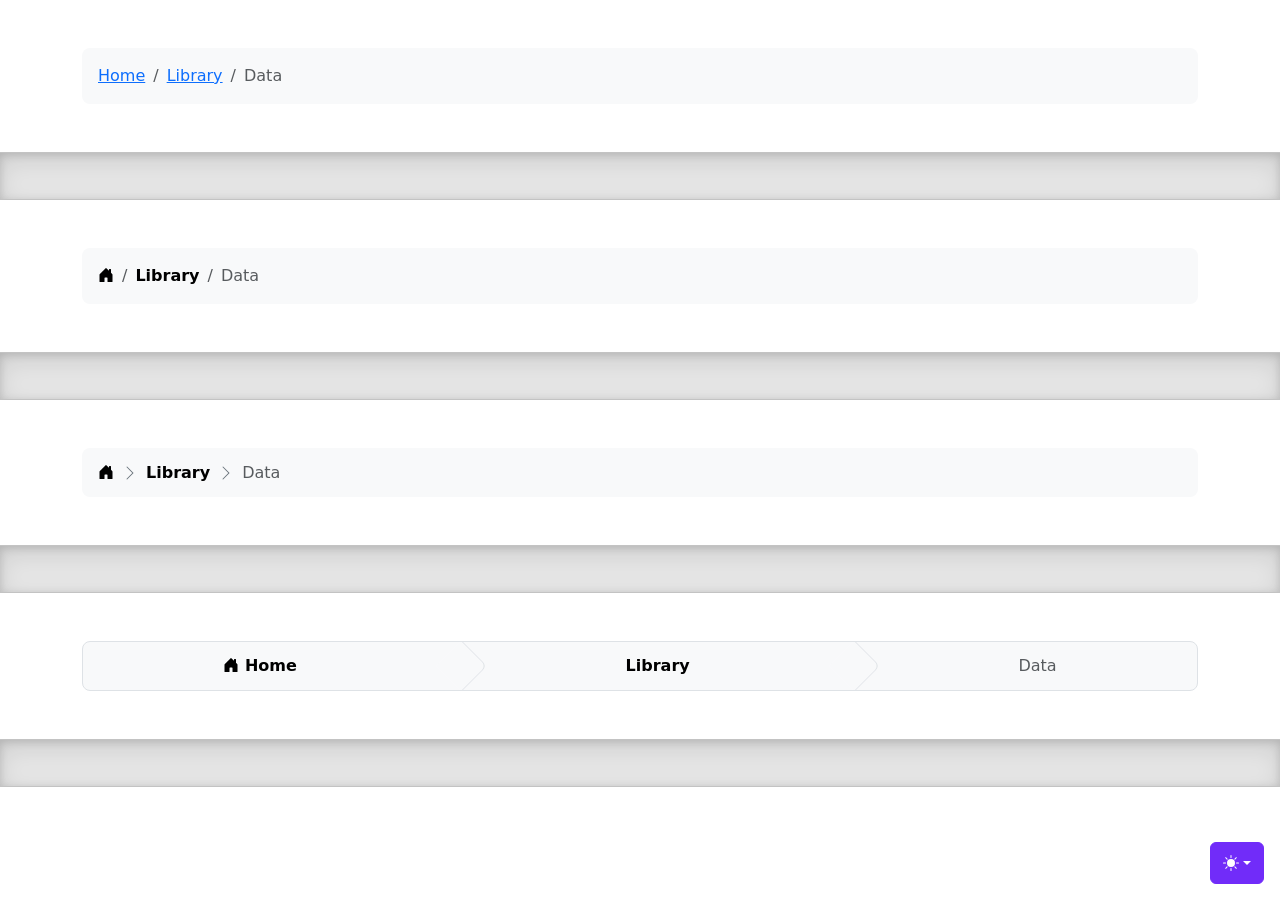
<file: bootstrap-5.3.7-examples/breadcrumbs/index.html>
<!DOCTYPE html><html lang="en" data-bs-theme="auto"> <head><meta charset="utf-8"><meta name="viewport" content="width=device-width, initial-scale=1"><meta name="description" content=""><meta name="author" content="Mark Otto, Jacob Thornton, and Bootstrap contributors"><meta name="generator" content="Astro v5.9.2"><title>Breadcrumbs · Bootstrap v5.3</title><link rel="canonical" href="https://getbootstrap.com/docs/5.3/examples/breadcrumbs/"><script src="../assets/js/color-modes.js"></script><link href="../assets/dist/css/bootstrap.min.css" rel="stylesheet"><meta name="theme-color" content="#712cf9"><link href="breadcrumbs.css" rel="stylesheet"><style>.bd-placeholder-img{font-size:1.125rem;text-anchor:middle;-webkit-user-select:none;-moz-user-select:none;user-select:none}@media (min-width: 768px){.bd-placeholder-img-lg{font-size:3.5rem}}.b-example-divider{width:100%;height:3rem;background-color:#0000001a;border:solid rgba(0,0,0,.15);border-width:1px 0;box-shadow:inset 0 .5em 1.5em #0000001a,inset 0 .125em .5em #00000026}.b-example-vr{flex-shrink:0;width:1.5rem;height:100vh}.bi{vertical-align:-.125em;fill:currentColor}.nav-scroller{position:relative;z-index:2;height:2.75rem;overflow-y:hidden}.nav-scroller .nav{display:flex;flex-wrap:nowrap;padding-bottom:1rem;margin-top:-1px;overflow-x:auto;text-align:center;white-space:nowrap;-webkit-overflow-scrolling:touch}.btn-bd-primary{--bd-violet-bg: #712cf9;--bd-violet-rgb: 112.520718, 44.062154, 249.437846;--bs-btn-font-weight: 600;--bs-btn-color: var(--bs-white);--bs-btn-bg: var(--bd-violet-bg);--bs-btn-border-color: var(--bd-violet-bg);--bs-btn-hover-color: var(--bs-white);--bs-btn-hover-bg: #6528e0;--bs-btn-hover-border-color: #6528e0;--bs-btn-focus-shadow-rgb: var(--bd-violet-rgb);--bs-btn-active-color: var(--bs-btn-hover-color);--bs-btn-active-bg: #5a23c8;--bs-btn-active-border-color: #5a23c8}.bd-mode-toggle{z-index:1500}.bd-mode-toggle .bi{width:1em;height:1em}.bd-mode-toggle .dropdown-menu .active .bi{display:block!important}
</style></head> <body> <svg xmlns="http://www.w3.org/2000/svg" class="d-none"> <symbol id="check2" viewBox="0 0 16 16"> <path d="M13.854 3.646a.5.5 0 0 1 0 .708l-7 7a.5.5 0 0 1-.708 0l-3.5-3.5a.5.5 0 1 1 .708-.708L6.5 10.293l6.646-6.647a.5.5 0 0 1 .708 0z"></path> </symbol> <symbol id="circle-half" viewBox="0 0 16 16"> <path d="M8 15A7 7 0 1 0 8 1v14zm0 1A8 8 0 1 1 8 0a8 8 0 0 1 0 16z"></path> </symbol> <symbol id="moon-stars-fill" viewBox="0 0 16 16"> <path d="M6 .278a.768.768 0 0 1 .08.858 7.208 7.208 0 0 0-.878 3.46c0 4.021 3.278 7.277 7.318 7.277.527 0 1.04-.055 1.533-.16a.787.787 0 0 1 .81.316.733.733 0 0 1-.031.893A8.349 8.349 0 0 1 8.344 16C3.734 16 0 12.286 0 7.71 0 4.266 2.114 1.312 5.124.06A.752.752 0 0 1 6 .278z"></path> <path d="M10.794 3.148a.217.217 0 0 1 .412 0l.387 1.162c.173.518.579.924 1.097 1.097l1.162.387a.217.217 0 0 1 0 .412l-1.162.387a1.734 1.734 0 0 0-1.097 1.097l-.387 1.162a.217.217 0 0 1-.412 0l-.387-1.162A1.734 1.734 0 0 0 9.31 6.593l-1.162-.387a.217.217 0 0 1 0-.412l1.162-.387a1.734 1.734 0 0 0 1.097-1.097l.387-1.162zM13.863.099a.145.145 0 0 1 .274 0l.258.774c.115.346.386.617.732.732l.774.258a.145.145 0 0 1 0 .274l-.774.258a1.156 1.156 0 0 0-.732.732l-.258.774a.145.145 0 0 1-.274 0l-.258-.774a1.156 1.156 0 0 0-.732-.732l-.774-.258a.145.145 0 0 1 0-.274l.774-.258c.346-.115.617-.386.732-.732L13.863.1z"></path> </symbol> <symbol id="sun-fill" viewBox="0 0 16 16"> <path d="M8 12a4 4 0 1 0 0-8 4 4 0 0 0 0 8zM8 0a.5.5 0 0 1 .5.5v2a.5.5 0 0 1-1 0v-2A.5.5 0 0 1 8 0zm0 13a.5.5 0 0 1 .5.5v2a.5.5 0 0 1-1 0v-2A.5.5 0 0 1 8 13zm8-5a.5.5 0 0 1-.5.5h-2a.5.5 0 0 1 0-1h2a.5.5 0 0 1 .5.5zM3 8a.5.5 0 0 1-.5.5h-2a.5.5 0 0 1 0-1h2A.5.5 0 0 1 3 8zm10.657-5.657a.5.5 0 0 1 0 .707l-1.414 1.415a.5.5 0 1 1-.707-.708l1.414-1.414a.5.5 0 0 1 .707 0zm-9.193 9.193a.5.5 0 0 1 0 .707L3.05 13.657a.5.5 0 0 1-.707-.707l1.414-1.414a.5.5 0 0 1 .707 0zm9.193 2.121a.5.5 0 0 1-.707 0l-1.414-1.414a.5.5 0 0 1 .707-.707l1.414 1.414a.5.5 0 0 1 0 .707zM4.464 4.465a.5.5 0 0 1-.707 0L2.343 3.05a.5.5 0 1 1 .707-.707l1.414 1.414a.5.5 0 0 1 0 .708z"></path> </symbol> </svg> <div class="dropdown position-fixed bottom-0 end-0 mb-3 me-3 bd-mode-toggle"> <button class="btn btn-bd-primary py-2 dropdown-toggle d-flex align-items-center" id="bd-theme" type="button" aria-expanded="false" data-bs-toggle="dropdown" aria-label="Toggle theme (auto)"> <svg class="bi my-1 theme-icon-active" aria-hidden="true"><use href="#circle-half"></use></svg> <span class="visually-hidden" id="bd-theme-text">Toggle theme</span> </button> <ul class="dropdown-menu dropdown-menu-end shadow" aria-labelledby="bd-theme-text"> <li> <button type="button" class="dropdown-item d-flex align-items-center" data-bs-theme-value="light" aria-pressed="false"> <svg class="bi me-2 opacity-50" aria-hidden="true"><use href="#sun-fill"></use></svg>
Light
<svg class="bi ms-auto d-none" aria-hidden="true"><use href="#check2"></use></svg> </button> </li> <li> <button type="button" class="dropdown-item d-flex align-items-center" data-bs-theme-value="dark" aria-pressed="false"> <svg class="bi me-2 opacity-50" aria-hidden="true"><use href="#moon-stars-fill"></use></svg>
Dark
<svg class="bi ms-auto d-none" aria-hidden="true"><use href="#check2"></use></svg> </button> </li> <li> <button type="button" class="dropdown-item d-flex align-items-center active" data-bs-theme-value="auto" aria-pressed="true"> <svg class="bi me-2 opacity-50" aria-hidden="true"><use href="#circle-half"></use></svg>
Auto
<svg class="bi ms-auto d-none" aria-hidden="true"><use href="#check2"></use></svg> </button> </li> </ul> </div>  <svg xmlns="http://www.w3.org/2000/svg" class="d-none"> <symbol id="house-door-fill" viewBox="0 0 16 16"> <path d="M6.5 14.5v-3.505c0-.245.25-.495.5-.495h2c.25 0 .5.25.5.5v3.5a.5.5 0 0 0 .5.5h4a.5.5 0 0 0 .5-.5v-7a.5.5 0 0 0-.146-.354L13 5.793V2.5a.5.5 0 0 0-.5-.5h-1a.5.5 0 0 0-.5.5v1.293L8.354 1.146a.5.5 0 0 0-.708 0l-6 6A.5.5 0 0 0 1.5 7.5v7a.5.5 0 0 0 .5.5h4a.5.5 0 0 0 .5-.5z"></path> </symbol> </svg> <div class="container my-5"> <nav aria-label="breadcrumb"> <ol class="breadcrumb p-3 bg-body-tertiary rounded-3"> <li class="breadcrumb-item"><a href="#">Home</a></li> <li class="breadcrumb-item"><a href="#">Library</a></li> <li class="breadcrumb-item active" aria-current="page">Data</li> </ol> </nav> </div> <div class="b-example-divider"></div> <div class="container my-5"> <nav aria-label="breadcrumb"> <ol class="breadcrumb p-3 bg-body-tertiary rounded-3"> <li class="breadcrumb-item"> <a class="link-body-emphasis" href="#"> <svg class="bi" width="16" height="16" aria-hidden="true"><use xlink:href="#house-door-fill"></use></svg> <span class="visually-hidden">Home</span> </a> </li> <li class="breadcrumb-item"> <a class="link-body-emphasis fw-semibold text-decoration-none" href="#">Library</a> </li> <li class="breadcrumb-item active" aria-current="page">
Data
</li> </ol> </nav> </div> <div class="b-example-divider"></div> <div class="container my-5"> <nav aria-label="breadcrumb"> <ol class="breadcrumb breadcrumb-chevron p-3 bg-body-tertiary rounded-3"> <li class="breadcrumb-item"> <a class="link-body-emphasis" href="#"> <svg class="bi" width="16" height="16" aria-hidden="true"><use xlink:href="#house-door-fill"></use></svg> <span class="visually-hidden">Home</span> </a> </li> <li class="breadcrumb-item"> <a class="link-body-emphasis fw-semibold text-decoration-none" href="#">Library</a> </li> <li class="breadcrumb-item active" aria-current="page">
Data
</li> </ol> </nav> </div> <div class="b-example-divider"></div> <div class="container my-5"> <nav aria-label="breadcrumb"> <ol class="breadcrumb breadcrumb-custom overflow-hidden text-center bg-body-tertiary border rounded-3"> <li class="breadcrumb-item"> <a class="link-body-emphasis fw-semibold text-decoration-none" href="#"> <svg class="bi" width="16" height="16" aria-hidden="true"><use xlink:href="#house-door-fill"></use></svg>
Home
</a> </li> <li class="breadcrumb-item"> <a class="link-body-emphasis fw-semibold text-decoration-none" href="#">Library</a> </li> <li class="breadcrumb-item active" aria-current="page">
Data
</li> </ol> </nav> </div> <div class="b-example-divider"></div>   <script src="../assets/dist/js/bootstrap.bundle.min.js" class="astro-vvvwv3sm"></script>  </body> </html>
</file>
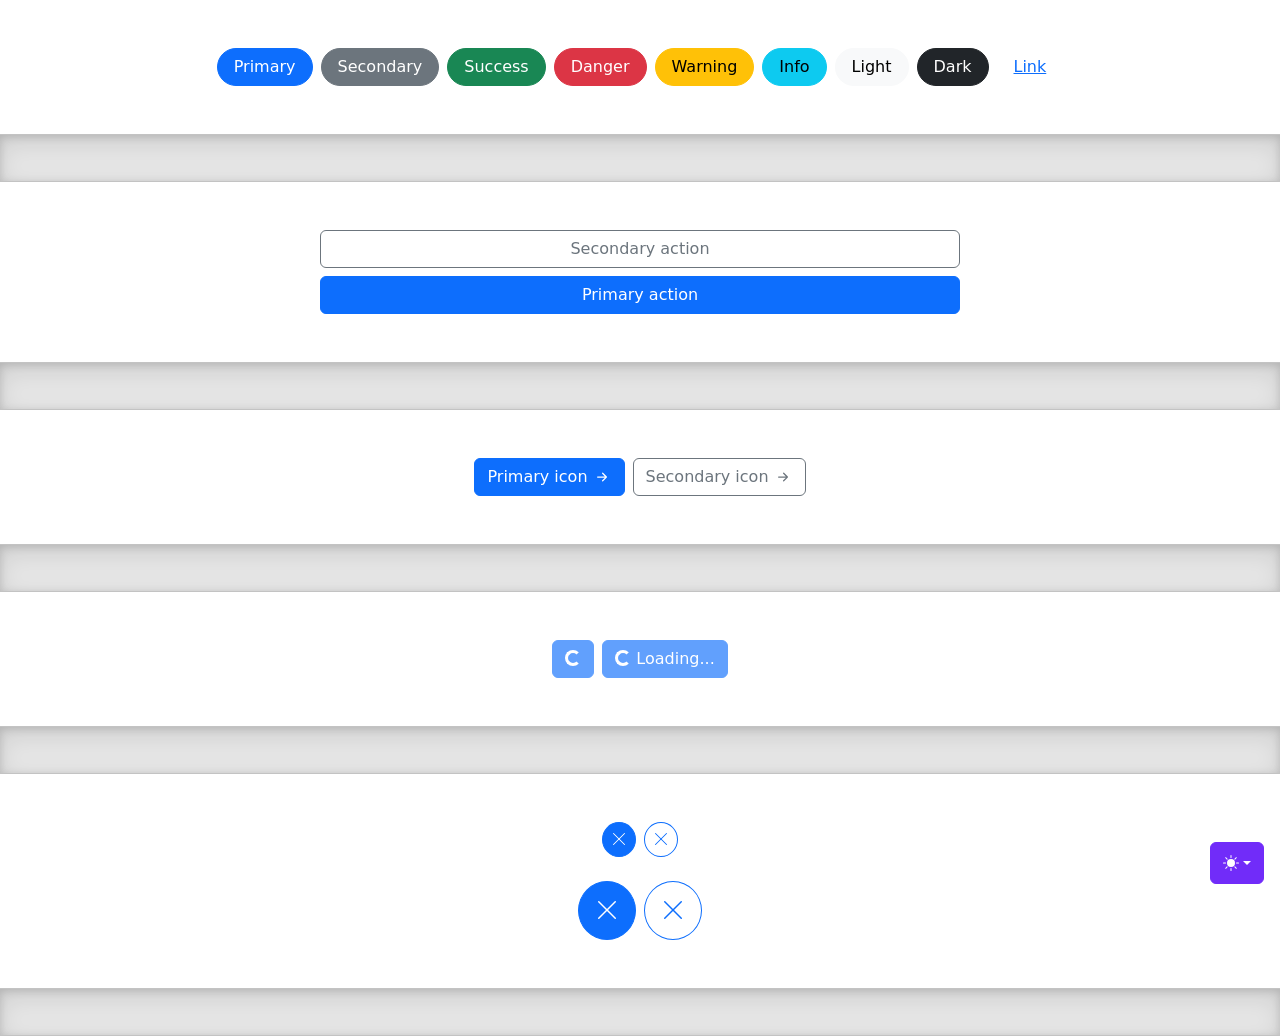
<file: bootstrap-5.3.7-examples/buttons/index.html>
<!DOCTYPE html><html lang="en" data-bs-theme="auto"> <head><meta charset="utf-8"><meta name="viewport" content="width=device-width, initial-scale=1"><meta name="description" content=""><meta name="author" content="Mark Otto, Jacob Thornton, and Bootstrap contributors"><meta name="generator" content="Astro v5.9.2"><title>Buttons · Bootstrap v5.3</title><link rel="canonical" href="https://getbootstrap.com/docs/5.3/examples/buttons/"><script src="../assets/js/color-modes.js"></script><link href="../assets/dist/css/bootstrap.min.css" rel="stylesheet"><meta name="theme-color" content="#712cf9"><style>.bd-placeholder-img{font-size:1.125rem;text-anchor:middle;-webkit-user-select:none;-moz-user-select:none;user-select:none}@media (min-width: 768px){.bd-placeholder-img-lg{font-size:3.5rem}}.b-example-divider{width:100%;height:3rem;background-color:#0000001a;border:solid rgba(0,0,0,.15);border-width:1px 0;box-shadow:inset 0 .5em 1.5em #0000001a,inset 0 .125em .5em #00000026}.b-example-vr{flex-shrink:0;width:1.5rem;height:100vh}.bi{vertical-align:-.125em;fill:currentColor}.nav-scroller{position:relative;z-index:2;height:2.75rem;overflow-y:hidden}.nav-scroller .nav{display:flex;flex-wrap:nowrap;padding-bottom:1rem;margin-top:-1px;overflow-x:auto;text-align:center;white-space:nowrap;-webkit-overflow-scrolling:touch}.btn-bd-primary{--bd-violet-bg: #712cf9;--bd-violet-rgb: 112.520718, 44.062154, 249.437846;--bs-btn-font-weight: 600;--bs-btn-color: var(--bs-white);--bs-btn-bg: var(--bd-violet-bg);--bs-btn-border-color: var(--bd-violet-bg);--bs-btn-hover-color: var(--bs-white);--bs-btn-hover-bg: #6528e0;--bs-btn-hover-border-color: #6528e0;--bs-btn-focus-shadow-rgb: var(--bd-violet-rgb);--bs-btn-active-color: var(--bs-btn-hover-color);--bs-btn-active-bg: #5a23c8;--bs-btn-active-border-color: #5a23c8}.bd-mode-toggle{z-index:1500}.bd-mode-toggle .bi{width:1em;height:1em}.bd-mode-toggle .dropdown-menu .active .bi{display:block!important}
</style></head> <body> <svg xmlns="http://www.w3.org/2000/svg" class="d-none"> <symbol id="check2" viewBox="0 0 16 16"> <path d="M13.854 3.646a.5.5 0 0 1 0 .708l-7 7a.5.5 0 0 1-.708 0l-3.5-3.5a.5.5 0 1 1 .708-.708L6.5 10.293l6.646-6.647a.5.5 0 0 1 .708 0z"></path> </symbol> <symbol id="circle-half" viewBox="0 0 16 16"> <path d="M8 15A7 7 0 1 0 8 1v14zm0 1A8 8 0 1 1 8 0a8 8 0 0 1 0 16z"></path> </symbol> <symbol id="moon-stars-fill" viewBox="0 0 16 16"> <path d="M6 .278a.768.768 0 0 1 .08.858 7.208 7.208 0 0 0-.878 3.46c0 4.021 3.278 7.277 7.318 7.277.527 0 1.04-.055 1.533-.16a.787.787 0 0 1 .81.316.733.733 0 0 1-.031.893A8.349 8.349 0 0 1 8.344 16C3.734 16 0 12.286 0 7.71 0 4.266 2.114 1.312 5.124.06A.752.752 0 0 1 6 .278z"></path> <path d="M10.794 3.148a.217.217 0 0 1 .412 0l.387 1.162c.173.518.579.924 1.097 1.097l1.162.387a.217.217 0 0 1 0 .412l-1.162.387a1.734 1.734 0 0 0-1.097 1.097l-.387 1.162a.217.217 0 0 1-.412 0l-.387-1.162A1.734 1.734 0 0 0 9.31 6.593l-1.162-.387a.217.217 0 0 1 0-.412l1.162-.387a1.734 1.734 0 0 0 1.097-1.097l.387-1.162zM13.863.099a.145.145 0 0 1 .274 0l.258.774c.115.346.386.617.732.732l.774.258a.145.145 0 0 1 0 .274l-.774.258a1.156 1.156 0 0 0-.732.732l-.258.774a.145.145 0 0 1-.274 0l-.258-.774a1.156 1.156 0 0 0-.732-.732l-.774-.258a.145.145 0 0 1 0-.274l.774-.258c.346-.115.617-.386.732-.732L13.863.1z"></path> </symbol> <symbol id="sun-fill" viewBox="0 0 16 16"> <path d="M8 12a4 4 0 1 0 0-8 4 4 0 0 0 0 8zM8 0a.5.5 0 0 1 .5.5v2a.5.5 0 0 1-1 0v-2A.5.5 0 0 1 8 0zm0 13a.5.5 0 0 1 .5.5v2a.5.5 0 0 1-1 0v-2A.5.5 0 0 1 8 13zm8-5a.5.5 0 0 1-.5.5h-2a.5.5 0 0 1 0-1h2a.5.5 0 0 1 .5.5zM3 8a.5.5 0 0 1-.5.5h-2a.5.5 0 0 1 0-1h2A.5.5 0 0 1 3 8zm10.657-5.657a.5.5 0 0 1 0 .707l-1.414 1.415a.5.5 0 1 1-.707-.708l1.414-1.414a.5.5 0 0 1 .707 0zm-9.193 9.193a.5.5 0 0 1 0 .707L3.05 13.657a.5.5 0 0 1-.707-.707l1.414-1.414a.5.5 0 0 1 .707 0zm9.193 2.121a.5.5 0 0 1-.707 0l-1.414-1.414a.5.5 0 0 1 .707-.707l1.414 1.414a.5.5 0 0 1 0 .707zM4.464 4.465a.5.5 0 0 1-.707 0L2.343 3.05a.5.5 0 1 1 .707-.707l1.414 1.414a.5.5 0 0 1 0 .708z"></path> </symbol> </svg> <div class="dropdown position-fixed bottom-0 end-0 mb-3 me-3 bd-mode-toggle"> <button class="btn btn-bd-primary py-2 dropdown-toggle d-flex align-items-center" id="bd-theme" type="button" aria-expanded="false" data-bs-toggle="dropdown" aria-label="Toggle theme (auto)"> <svg class="bi my-1 theme-icon-active" aria-hidden="true"><use href="#circle-half"></use></svg> <span class="visually-hidden" id="bd-theme-text">Toggle theme</span> </button> <ul class="dropdown-menu dropdown-menu-end shadow" aria-labelledby="bd-theme-text"> <li> <button type="button" class="dropdown-item d-flex align-items-center" data-bs-theme-value="light" aria-pressed="false"> <svg class="bi me-2 opacity-50" aria-hidden="true"><use href="#sun-fill"></use></svg>
Light
<svg class="bi ms-auto d-none" aria-hidden="true"><use href="#check2"></use></svg> </button> </li> <li> <button type="button" class="dropdown-item d-flex align-items-center" data-bs-theme-value="dark" aria-pressed="false"> <svg class="bi me-2 opacity-50" aria-hidden="true"><use href="#moon-stars-fill"></use></svg>
Dark
<svg class="bi ms-auto d-none" aria-hidden="true"><use href="#check2"></use></svg> </button> </li> <li> <button type="button" class="dropdown-item d-flex align-items-center active" data-bs-theme-value="auto" aria-pressed="true"> <svg class="bi me-2 opacity-50" aria-hidden="true"><use href="#circle-half"></use></svg>
Auto
<svg class="bi ms-auto d-none" aria-hidden="true"><use href="#check2"></use></svg> </button> </li> </ul> </div>  <svg xmlns="http://www.w3.org/2000/svg" class="d-none"> <symbol id="arrow-right-short" viewBox="0 0 16 16"> <path fill-rule="evenodd" d="M4 8a.5.5 0 0 1 .5-.5h5.793L8.146 5.354a.5.5 0 1 1 .708-.708l3 3a.5.5 0 0 1 0 .708l-3 3a.5.5 0 0 1-.708-.708L10.293 8.5H4.5A.5.5 0 0 1 4 8z"></path> </symbol> <symbol id="x-lg" viewBox="0 0 16 16"> <path fill-rule="evenodd" d="M13.854 2.146a.5.5 0 0 1 0 .708l-11 11a.5.5 0 0 1-.708-.708l11-11a.5.5 0 0 1 .708 0Z"></path> <path fill-rule="evenodd" d="M2.146 2.146a.5.5 0 0 0 0 .708l11 11a.5.5 0 0 0 .708-.708l-11-11a.5.5 0 0 0-.708 0Z"></path> </symbol> </svg> <div class="d-flex gap-2 justify-content-center py-5"> <button class="btn btn-primary rounded-pill px-3" type="button">Primary</button> <button class="btn btn-secondary rounded-pill px-3" type="button">Secondary</button> <button class="btn btn-success rounded-pill px-3" type="button">Success</button> <button class="btn btn-danger rounded-pill px-3" type="button">Danger</button> <button class="btn btn-warning rounded-pill px-3" type="button">Warning</button> <button class="btn btn-info rounded-pill px-3" type="button">Info</button> <button class="btn btn-light rounded-pill px-3" type="button">Light</button> <button class="btn btn-dark rounded-pill px-3" type="button">Dark</button> <button class="btn btn-link rounded-pill px-3" type="button">Link</button> </div> <div class="b-example-divider"></div> <div class="col-lg-6 col-xxl-4 my-5 mx-auto"> <div class="d-grid gap-2"> <button class="btn btn-outline-secondary" type="button">Secondary action</button> <button class="btn btn-primary" type="button">Primary action</button> </div> </div> <div class="b-example-divider"></div> <div class="d-flex gap-2 justify-content-center py-5"> <button class="btn btn-primary d-inline-flex align-items-center" type="button">
Primary icon
<svg class="bi ms-1" width="20" height="20" aria-hidden="true"><use xlink:href="#arrow-right-short"></use></svg> </button> <button class="btn btn-outline-secondary d-inline-flex align-items-center" type="button">
Secondary icon
<svg class="bi ms-1" width="20" height="20" aria-hidden="true"><use xlink:href="#arrow-right-short"></use></svg> </button> </div> <div class="b-example-divider"></div> <div class="d-flex gap-2 justify-content-center py-5"> <button class="btn btn-primary" type="button" disabled> <span class="spinner-border spinner-border-sm" aria-hidden="true"></span> <span class="visually-hidden" role="status">Loading...</span> </button> <button class="btn btn-primary" type="button" disabled> <span class="spinner-border spinner-border-sm" aria-hidden="true"></span> <span role="status">Loading...</span> </button> </div> <div class="b-example-divider"></div> <div class="d-flex gap-2 justify-content-center pt-5 pb-4"> <button class="btn btn-primary rounded-circle p-2 lh-1" type="button"> <svg class="bi" width="16" height="16" aria-hidden="true"><use xlink:href="#x-lg"></use></svg> <span class="visually-hidden">Dismiss</span> </button> <button class="btn btn-outline-primary rounded-circle p-2 lh-1" type="button"> <svg class="bi" width="16" height="16" aria-hidden="true"><use xlink:href="#x-lg"></use></svg> <span class="visually-hidden">Dismiss</span> </button> </div> <div class="d-flex gap-2 justify-content-center pb-5"> <button class="btn btn-primary rounded-circle p-3 lh-1" type="button"> <svg class="bi" width="24" height="24" aria-hidden="true"><use xlink:href="#x-lg"></use></svg> <span class="visually-hidden">Dismiss</span> </button> <button class="btn btn-outline-primary rounded-circle p-3 lh-1" type="button"> <svg class="bi" width="24" height="24" aria-hidden="true"><use xlink:href="#x-lg"></use></svg> <span class="visually-hidden">Dismiss</span> </button> </div> <div class="b-example-divider"></div>   <script src="../assets/dist/js/bootstrap.bundle.min.js" class="astro-vvvwv3sm"></script>  </body> </html>
</file>
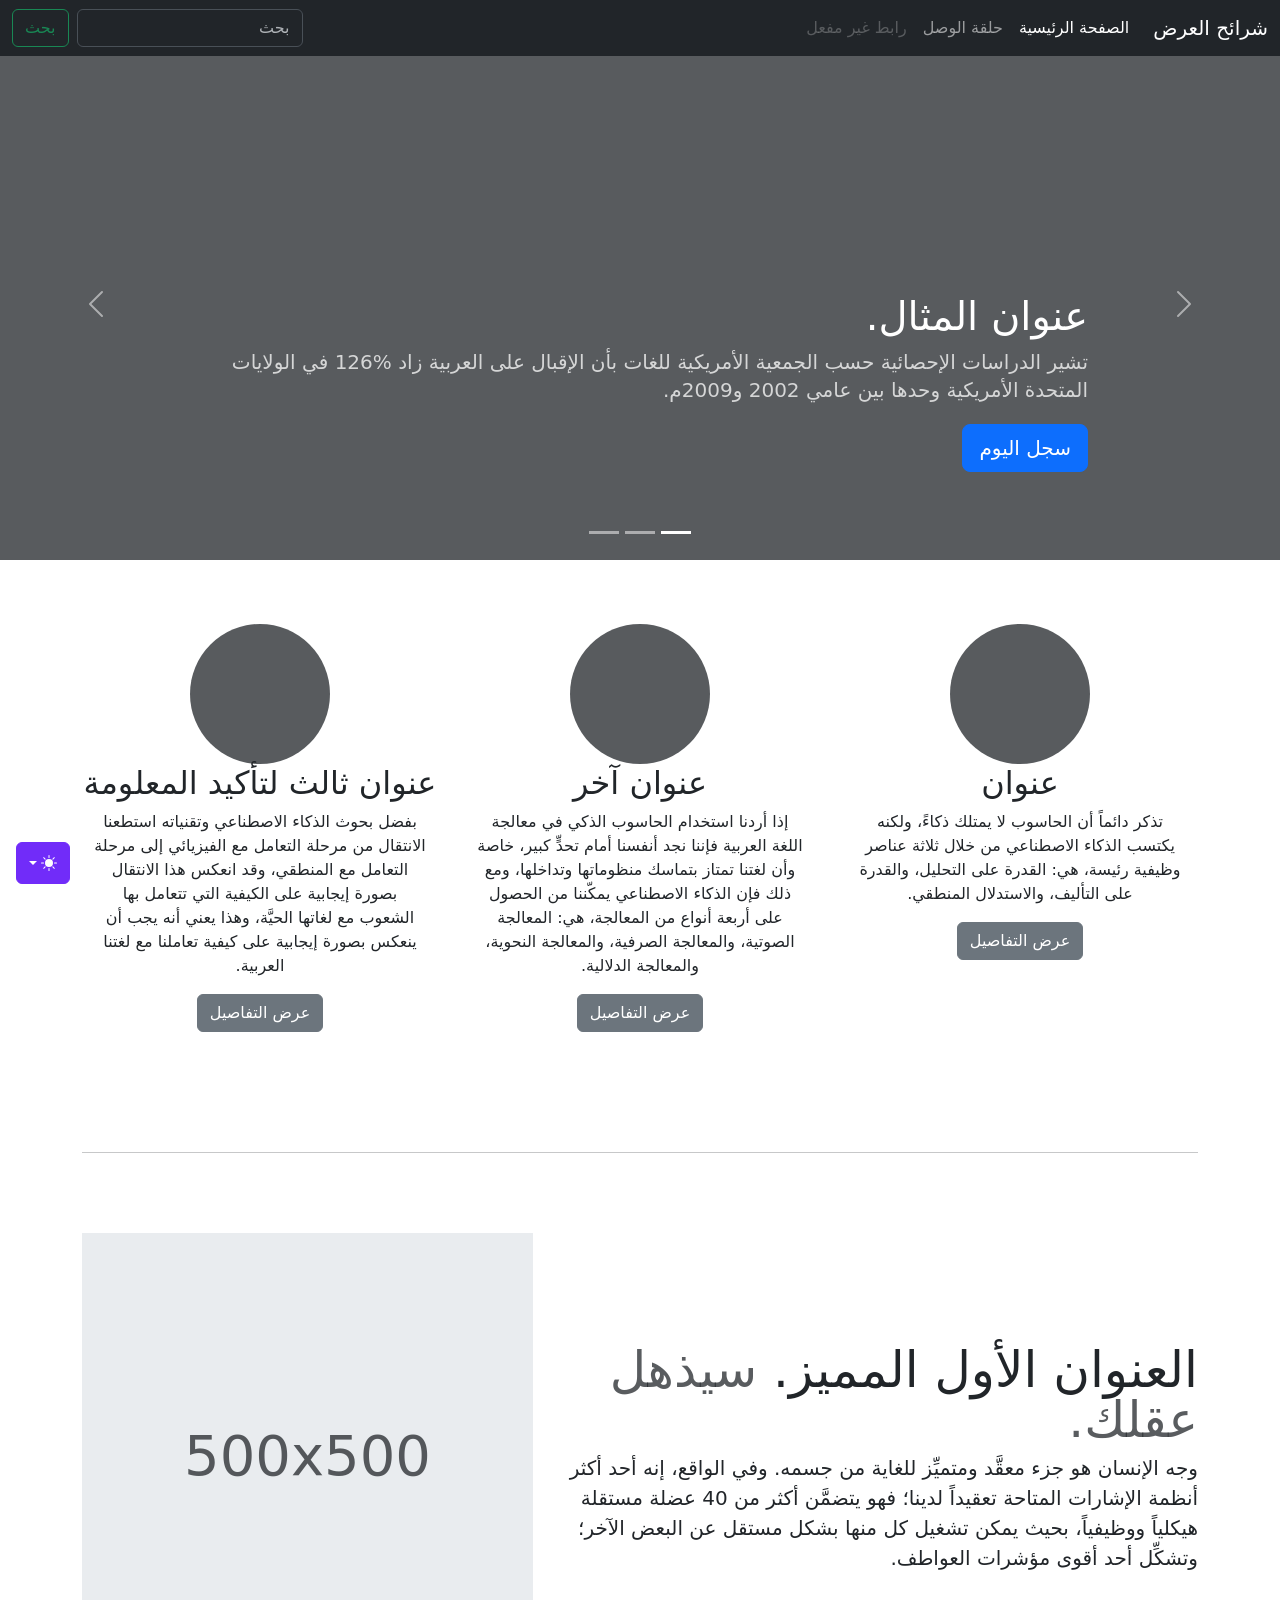
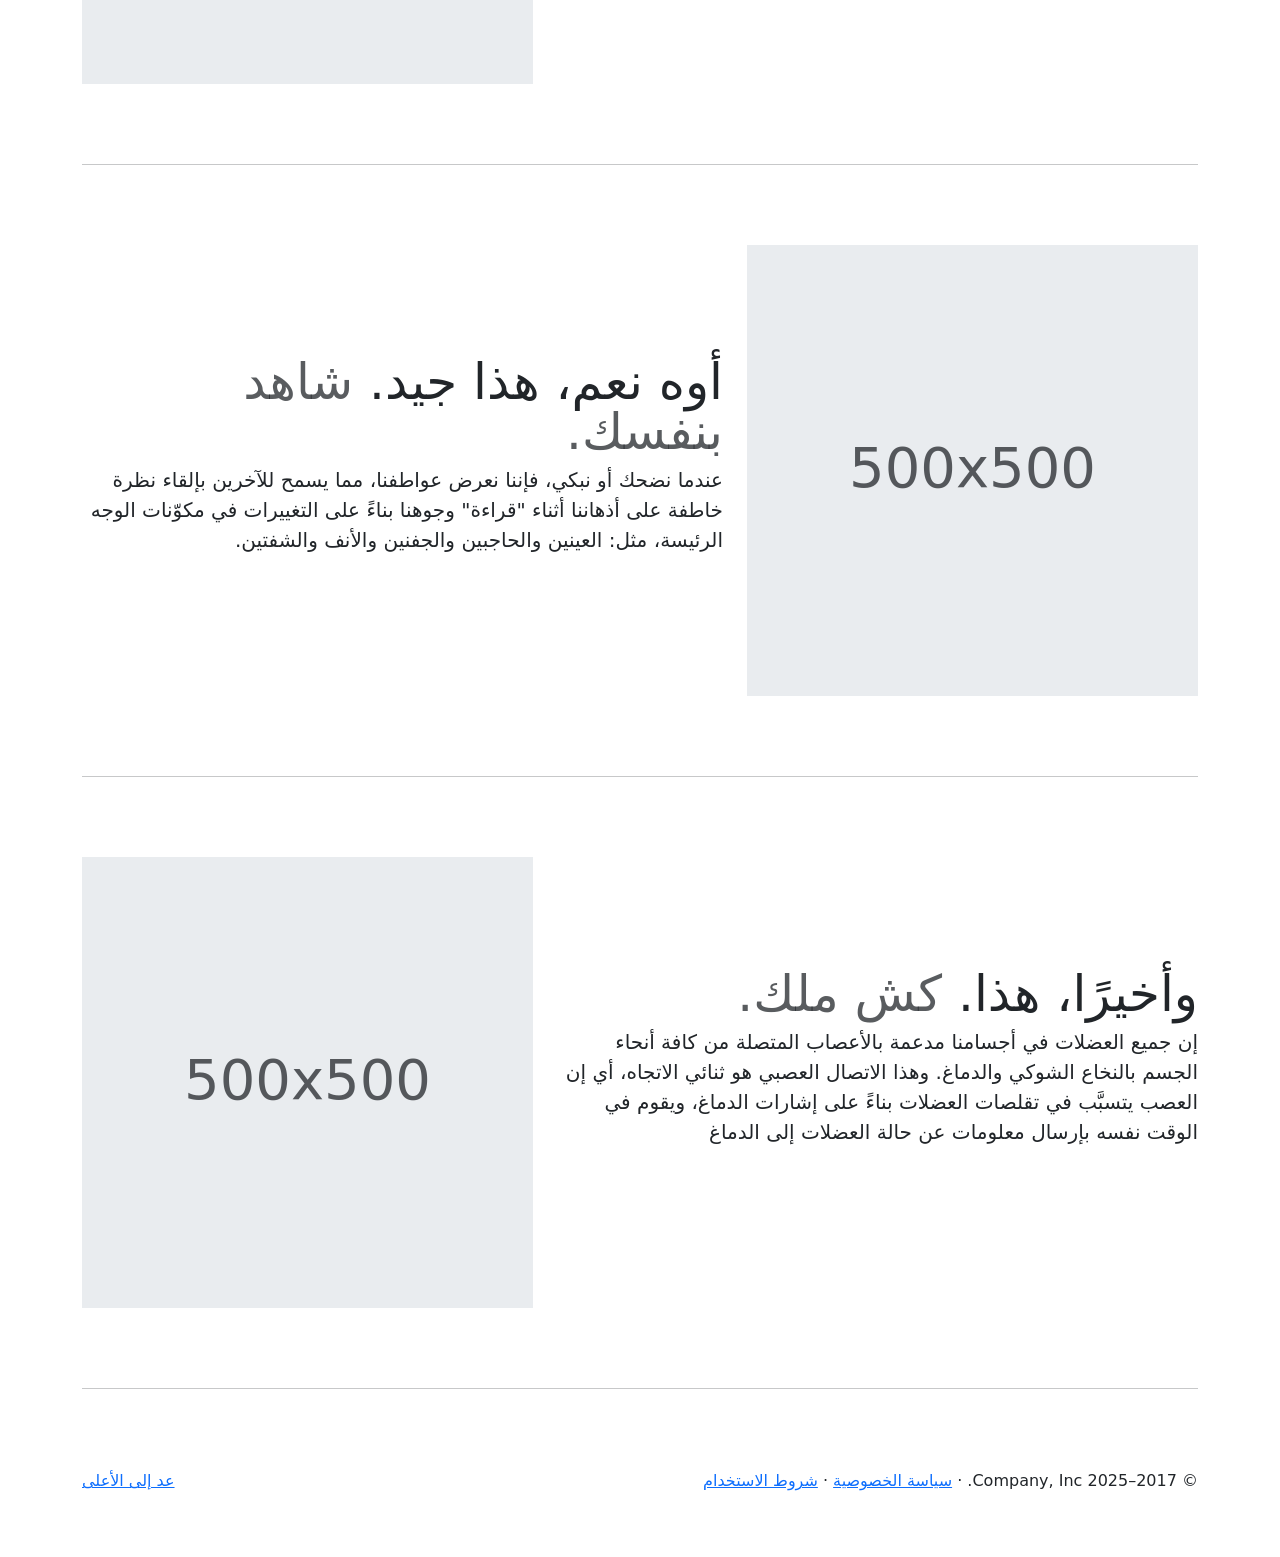
<file: bootstrap-5.3.7-examples/carousel-rtl/index.html>
<!DOCTYPE html><html lang="ar" dir="rtl" data-bs-theme="auto"> <head><meta charset="utf-8"><meta name="viewport" content="width=device-width, initial-scale=1"><meta name="description" content=""><meta name="author" content="Mark Otto, Jacob Thornton, and Bootstrap contributors"><meta name="generator" content="Astro v5.9.2"><title>قالب  شرائح العرض · Bootstrap v5.3</title><link rel="canonical" href="https://getbootstrap.com/docs/5.3/examples/carousel-rtl/"><script src="../assets/js/color-modes.js"></script><link href="../assets/dist/css/bootstrap.rtl.min.css" rel="stylesheet"><meta name="theme-color" content="#712cf9"><link href="../carousel/carousel.rtl.css" rel="stylesheet"><style>.bd-placeholder-img{font-size:1.125rem;text-anchor:middle;-webkit-user-select:none;-moz-user-select:none;user-select:none}@media (min-width: 768px){.bd-placeholder-img-lg{font-size:3.5rem}}.b-example-divider{width:100%;height:3rem;background-color:#0000001a;border:solid rgba(0,0,0,.15);border-width:1px 0;box-shadow:inset 0 .5em 1.5em #0000001a,inset 0 .125em .5em #00000026}.b-example-vr{flex-shrink:0;width:1.5rem;height:100vh}.bi{vertical-align:-.125em;fill:currentColor}.nav-scroller{position:relative;z-index:2;height:2.75rem;overflow-y:hidden}.nav-scroller .nav{display:flex;flex-wrap:nowrap;padding-bottom:1rem;margin-top:-1px;overflow-x:auto;text-align:center;white-space:nowrap;-webkit-overflow-scrolling:touch}.btn-bd-primary{--bd-violet-bg: #712cf9;--bd-violet-rgb: 112.520718, 44.062154, 249.437846;--bs-btn-font-weight: 600;--bs-btn-color: var(--bs-white);--bs-btn-bg: var(--bd-violet-bg);--bs-btn-border-color: var(--bd-violet-bg);--bs-btn-hover-color: var(--bs-white);--bs-btn-hover-bg: #6528e0;--bs-btn-hover-border-color: #6528e0;--bs-btn-focus-shadow-rgb: var(--bd-violet-rgb);--bs-btn-active-color: var(--bs-btn-hover-color);--bs-btn-active-bg: #5a23c8;--bs-btn-active-border-color: #5a23c8}.bd-mode-toggle{z-index:1500}.bd-mode-toggle .bi{width:1em;height:1em}.bd-mode-toggle .dropdown-menu .active .bi{display:block!important}
</style></head> <body> <svg xmlns="http://www.w3.org/2000/svg" class="d-none"> <symbol id="check2" viewBox="0 0 16 16"> <path d="M13.854 3.646a.5.5 0 0 1 0 .708l-7 7a.5.5 0 0 1-.708 0l-3.5-3.5a.5.5 0 1 1 .708-.708L6.5 10.293l6.646-6.647a.5.5 0 0 1 .708 0z"></path> </symbol> <symbol id="circle-half" viewBox="0 0 16 16"> <path d="M8 15A7 7 0 1 0 8 1v14zm0 1A8 8 0 1 1 8 0a8 8 0 0 1 0 16z"></path> </symbol> <symbol id="moon-stars-fill" viewBox="0 0 16 16"> <path d="M6 .278a.768.768 0 0 1 .08.858 7.208 7.208 0 0 0-.878 3.46c0 4.021 3.278 7.277 7.318 7.277.527 0 1.04-.055 1.533-.16a.787.787 0 0 1 .81.316.733.733 0 0 1-.031.893A8.349 8.349 0 0 1 8.344 16C3.734 16 0 12.286 0 7.71 0 4.266 2.114 1.312 5.124.06A.752.752 0 0 1 6 .278z"></path> <path d="M10.794 3.148a.217.217 0 0 1 .412 0l.387 1.162c.173.518.579.924 1.097 1.097l1.162.387a.217.217 0 0 1 0 .412l-1.162.387a1.734 1.734 0 0 0-1.097 1.097l-.387 1.162a.217.217 0 0 1-.412 0l-.387-1.162A1.734 1.734 0 0 0 9.31 6.593l-1.162-.387a.217.217 0 0 1 0-.412l1.162-.387a1.734 1.734 0 0 0 1.097-1.097l.387-1.162zM13.863.099a.145.145 0 0 1 .274 0l.258.774c.115.346.386.617.732.732l.774.258a.145.145 0 0 1 0 .274l-.774.258a1.156 1.156 0 0 0-.732.732l-.258.774a.145.145 0 0 1-.274 0l-.258-.774a1.156 1.156 0 0 0-.732-.732l-.774-.258a.145.145 0 0 1 0-.274l.774-.258c.346-.115.617-.386.732-.732L13.863.1z"></path> </symbol> <symbol id="sun-fill" viewBox="0 0 16 16"> <path d="M8 12a4 4 0 1 0 0-8 4 4 0 0 0 0 8zM8 0a.5.5 0 0 1 .5.5v2a.5.5 0 0 1-1 0v-2A.5.5 0 0 1 8 0zm0 13a.5.5 0 0 1 .5.5v2a.5.5 0 0 1-1 0v-2A.5.5 0 0 1 8 13zm8-5a.5.5 0 0 1-.5.5h-2a.5.5 0 0 1 0-1h2a.5.5 0 0 1 .5.5zM3 8a.5.5 0 0 1-.5.5h-2a.5.5 0 0 1 0-1h2A.5.5 0 0 1 3 8zm10.657-5.657a.5.5 0 0 1 0 .707l-1.414 1.415a.5.5 0 1 1-.707-.708l1.414-1.414a.5.5 0 0 1 .707 0zm-9.193 9.193a.5.5 0 0 1 0 .707L3.05 13.657a.5.5 0 0 1-.707-.707l1.414-1.414a.5.5 0 0 1 .707 0zm9.193 2.121a.5.5 0 0 1-.707 0l-1.414-1.414a.5.5 0 0 1 .707-.707l1.414 1.414a.5.5 0 0 1 0 .707zM4.464 4.465a.5.5 0 0 1-.707 0L2.343 3.05a.5.5 0 1 1 .707-.707l1.414 1.414a.5.5 0 0 1 0 .708z"></path> </symbol> </svg> <div class="dropdown position-fixed bottom-0 end-0 mb-3 me-3 bd-mode-toggle"> <button class="btn btn-bd-primary py-2 dropdown-toggle d-flex align-items-center" id="bd-theme" type="button" aria-expanded="false" data-bs-toggle="dropdown" aria-label="Toggle theme (auto)"> <svg class="bi my-1 theme-icon-active" aria-hidden="true"><use href="#circle-half"></use></svg> <span class="visually-hidden" id="bd-theme-text">Toggle theme</span> </button> <ul class="dropdown-menu dropdown-menu-end shadow" aria-labelledby="bd-theme-text"> <li> <button type="button" class="dropdown-item d-flex align-items-center" data-bs-theme-value="light" aria-pressed="false"> <svg class="bi me-2 opacity-50" aria-hidden="true"><use href="#sun-fill"></use></svg>
Light
<svg class="bi ms-auto d-none" aria-hidden="true"><use href="#check2"></use></svg> </button> </li> <li> <button type="button" class="dropdown-item d-flex align-items-center" data-bs-theme-value="dark" aria-pressed="false"> <svg class="bi me-2 opacity-50" aria-hidden="true"><use href="#moon-stars-fill"></use></svg>
Dark
<svg class="bi ms-auto d-none" aria-hidden="true"><use href="#check2"></use></svg> </button> </li> <li> <button type="button" class="dropdown-item d-flex align-items-center active" data-bs-theme-value="auto" aria-pressed="true"> <svg class="bi me-2 opacity-50" aria-hidden="true"><use href="#circle-half"></use></svg>
Auto
<svg class="bi ms-auto d-none" aria-hidden="true"><use href="#check2"></use></svg> </button> </li> </ul> </div>  <header data-bs-theme="dark"> <nav class="navbar navbar-expand-md navbar-dark fixed-top bg-dark"> <div class="container-fluid"> <a class="navbar-brand" href="#">شرائح العرض</a> <button class="navbar-toggler" type="button" data-bs-toggle="collapse" data-bs-target="#navbarCollapse" aria-controls="navbarCollapse" aria-expanded="false" aria-label="تبديل التنقل"> <span class="navbar-toggler-icon"></span> </button> <div class="collapse navbar-collapse" id="navbarCollapse"> <ul class="navbar-nav me-auto mb-2 mb-md-0"> <li class="nav-item"> <a class="nav-link active" aria-current="page" href="#">الصفحة الرئيسية</a> </li> <li class="nav-item"> <a class="nav-link" href="#">حلقة الوصل</a> </li> <li class="nav-item"> <a class="nav-link disabled" aria-disabled="true">رابط غير مفعل</a> </li> </ul> <form class="d-flex" role="search"> <input class="form-control me-2" type="search" placeholder="بحث" aria-label="بحث"> <button class="btn btn-outline-success" type="submit">بحث</button> </form> </div> </div> </nav> </header> <main> <div id="myCarousel" class="carousel slide mb-6" data-bs-ride="carousel"> <div class="carousel-indicators"> <button type="button" data-bs-target="#myCarousel" data-bs-slide-to="0" class="active" aria-current="true" aria-label="Slide 1"></button> <button type="button" data-bs-target="#myCarousel" data-bs-slide-to="1" aria-label="Slide 2"></button> <button type="button" data-bs-target="#myCarousel" data-bs-slide-to="2" aria-label="Slide 3"></button> </div> <div class="carousel-inner"> <div class="carousel-item active"> <svg aria-hidden="true" class="bd-placeholder-img " height="100%" preserveAspectRatio="xMidYMid slice" width="100%" xmlns="http://www.w3.org/2000/svg"><rect width="100%" height="100%" fill="var(--bs-secondary-color)"></rect></svg> <div class="container"> <div class="carousel-caption text-start"> <h1>عنوان المثال.</h1> <p class="opacity-75">تشير الدراسات الإحصائية حسب الجمعية الأمريكية للغات بأن الإقبال على العربية زاد %126 في الولايات المتحدة الأمريكية وحدها بين عامي 2002 و2009م.</p> <p><a class="btn btn-lg btn-primary" href="#">سجل اليوم</a></p> </div> </div> </div> <div class="carousel-item"> <svg aria-hidden="true" class="bd-placeholder-img " height="100%" preserveAspectRatio="xMidYMid slice" width="100%" xmlns="http://www.w3.org/2000/svg"><rect width="100%" height="100%" fill="var(--bs-secondary-color)"></rect></svg> <div class="container"> <div class="carousel-caption"> <h1>عنوان مثال آخر.</h1> <p>حسب المجلس الثقافي البريطاني فإن تعليم الإنجليزية داخل بريطانيا يسهم في تعزيز اقتصادها بما يتجاوز ملياري جنيه سنوياً، كما أنه وفر أكثر من 26 ألف وظيفة.</p> <p><a class="btn btn-lg btn-primary" href="#">أعرف أكثر</a></p> </div> </div> </div> <div class="carousel-item"> <svg aria-hidden="true" class="bd-placeholder-img " height="100%" preserveAspectRatio="xMidYMid slice" width="100%" xmlns="http://www.w3.org/2000/svg"><rect width="100%" height="100%" fill="var(--bs-secondary-color)"></rect></svg> <div class="container"> <div class="carousel-caption text-end"> <h1>واحد أكثر لقياس جيد.</h1> <p>الإحصاءات لحجم الاستثمار اللغوي خارج بريطانيا تتفاوت من سنة لأخرى إلا أن المدير التنفيذي للمجلس الثقافي البريطاني إدي بايرز يرى أن استثمار تعليم الإنجليزية في الخارج لا يحسب على المستوى المالي فحسب بل على المستوى السياسي أيضاً.</p> <p><a class="btn btn-lg btn-primary" href="#">تصفح المعرض</a></p> </div> </div> </div> </div> <button class="carousel-control-prev" type="button" data-bs-target="#myCarousel" data-bs-slide="prev"> <span class="carousel-control-prev-icon" aria-hidden="true"></span> <span class="visually-hidden">السابق</span> </button> <button class="carousel-control-next" type="button" data-bs-target="#myCarousel" data-bs-slide="next"> <span class="carousel-control-next-icon" aria-hidden="true"></span> <span class="visually-hidden">التالي</span> </button> </div> <!-- Marketing messaging and featurettes
  ================================================== --> <!-- Wrap the rest of the page in another container to center all the content. --> <div class="container marketing"> <!-- Three columns of text below the carousel --> <div class="row"> <div class="col-lg-4"> <svg aria-label="Placeholder" class="bd-placeholder-img rounded-circle" height="140" preserveAspectRatio="xMidYMid slice" role="img" width="140" xmlns="http://www.w3.org/2000/svg"><title>Placeholder</title><rect width="100%" height="100%" fill="var(--bs-secondary-color)"></rect></svg> <h2 class="fw-normal">عنوان</h2> <p>تذكر دائماً أن الحاسوب لا يمتلك ذكاءً، ولكنه يكتسب الذكاء الاصطناعي من خلال ثلاثة عناصر وظيفية رئيسة، هي: القدرة على التحليل، والقدرة على التأليف، والاستدلال المنطقي.</p> <p><a class="btn btn-secondary" href="#">عرض التفاصيل</a></p> </div><!-- /.col-lg-4 --> <div class="col-lg-4"> <svg aria-label="Placeholder" class="bd-placeholder-img rounded-circle" height="140" preserveAspectRatio="xMidYMid slice" role="img" width="140" xmlns="http://www.w3.org/2000/svg"><title>Placeholder</title><rect width="100%" height="100%" fill="var(--bs-secondary-color)"></rect></svg> <h2 class="fw-normal">عنوان آخر</h2> <p>إذا أردنا استخدام الحاسوب الذكي في معالجة اللغة العربية فإننا نجد أنفسنا أمام تحدٍّ كبير، خاصة وأن لغتنا تمتاز بتماسك منظوماتها وتداخلها، ومع ذلك فإن الذكاء الاصطناعي يمكّننا من الحصول على أربعة أنواع من المعالجة، هي: المعالجة الصوتية، والمعالجة الصرفية، والمعالجة النحوية، والمعالجة الدلالية.</p> <p><a class="btn btn-secondary" href="#">عرض التفاصيل</a></p> </div><!-- /.col-lg-4 --> <div class="col-lg-4"> <svg aria-label="Placeholder" class="bd-placeholder-img rounded-circle" height="140" preserveAspectRatio="xMidYMid slice" role="img" width="140" xmlns="http://www.w3.org/2000/svg"><title>Placeholder</title><rect width="100%" height="100%" fill="var(--bs-secondary-color)"></rect></svg> <h2 class="fw-normal">عنوان ثالث لتأكيد المعلومة</h2> <p>بفضل بحوث الذكاء الاصطناعي وتقنياته استطعنا الانتقال من مرحلة التعامل مع الفيزيائي إلى مرحلة التعامل مع المنطقي، وقد انعكس هذا الانتقال بصورة إيجابية على الكيفية التي تتعامل بها الشعوب مع لغاتها الحيَّة، وهذا يعني أنه يجب أن ينعكس بصورة إيجابية على كيفية تعاملنا مع لغتنا العربية.</p> <p><a class="btn btn-secondary" href="#">عرض التفاصيل</a></p> </div><!-- /.col-lg-4 --> </div><!-- /.row --> <!-- START THE FEATURETTES --> <hr class="featurette-divider"> <div class="row featurette"> <div class="col-md-7"> <h2 class="featurette-heading fw-normal lh-1">العنوان الأول المميز. <span class="text-body-secondary"> سيذهل عقلك. </span></h2> <p class="lead">وجه الإنسان هو جزء معقَّد ومتميِّز للغاية من جسمه. وفي الواقع، إنه أحد أكثر أنظمة الإشارات المتاحة تعقيداً لدينا؛ فهو يتضمَّن أكثر من 40 عضلة مستقلة هيكلياً ووظيفياً، بحيث يمكن تشغيل كل منها بشكل مستقل عن البعض الآخر؛ وتشكِّل أحد أقوى مؤشرات العواطف.</p> </div> <div class="col-md-5"> <svg aria-label="Placeholder: 500x500" class="bd-placeholder-img bd-placeholder-img-lg featurette-image img-fluid mx-auto" height="500" preserveAspectRatio="xMidYMid slice" role="img" width="500" xmlns="http://www.w3.org/2000/svg"><title>Placeholder</title><rect width="100%" height="100%" fill="var(--bs-secondary-bg)"></rect><text x="50%" y="50%" fill="var(--bs-secondary-color)" dy=".3em">500x500</text></svg> </div> </div> <hr class="featurette-divider"> <div class="row featurette"> <div class="col-md-7 order-md-2"> <h2 class="featurette-heading fw-normal lh-1">أوه نعم، هذا جيد. <span class="text-body-secondary"> شاهد بنفسك. </span></h2> <p class="lead">عندما نضحك أو نبكي، فإننا نعرض عواطفنا، مما يسمح للآخرين بإلقاء نظرة خاطفة على أذهاننا أثناء "قراءة" وجوهنا بناءً على التغييرات في مكوّنات الوجه الرئيسة، مثل: العينين والحاجبين والجفنين والأنف والشفتين.</p> </div> <div class="col-md-5 order-md-1"> <svg aria-label="Placeholder: 500x500" class="bd-placeholder-img bd-placeholder-img-lg featurette-image img-fluid mx-auto" height="500" preserveAspectRatio="xMidYMid slice" role="img" width="500" xmlns="http://www.w3.org/2000/svg"><title>Placeholder</title><rect width="100%" height="100%" fill="var(--bs-secondary-bg)"></rect><text x="50%" y="50%" fill="var(--bs-secondary-color)" dy=".3em">500x500</text></svg> </div> </div> <hr class="featurette-divider"> <div class="row featurette"> <div class="col-md-7"> <h2 class="featurette-heading fw-normal lh-1">وأخيرًا، هذا. <span class="text-body-secondary"> كش ملك. </span></h2> <p class="lead">إن جميع العضلات في أجسامنا مدعمة بالأعصاب المتصلة من كافة أنحاء الجسم بالنخاع الشوكي والدماغ. وهذا الاتصال العصبي هو ثنائي الاتجاه، أي إن العصب يتسبَّب في تقلصات العضلات بناءً على إشارات الدماغ، ويقوم في الوقت نفسه بإرسال معلومات عن حالة العضلات إلى الدماغ</p> </div> <div class="col-md-5"> <svg aria-label="Placeholder: 500x500" class="bd-placeholder-img bd-placeholder-img-lg featurette-image img-fluid mx-auto" height="500" preserveAspectRatio="xMidYMid slice" role="img" width="500" xmlns="http://www.w3.org/2000/svg"><title>Placeholder</title><rect width="100%" height="100%" fill="var(--bs-secondary-bg)"></rect><text x="50%" y="50%" fill="var(--bs-secondary-color)" dy=".3em">500x500</text></svg> </div> </div> <hr class="featurette-divider"> <!-- /END THE FEATURETTES --> </div><!-- /.container --> <!-- FOOTER --> <footer class="container"> <p class="float-end"><a href="#">عد إلى الأعلى</a></p> <p>&copy; 2017–2025 Company, Inc. &middot; <a href="#">سياسة الخصوصية</a> &middot; <a href="#">شروط الاستخدام</a></p> </footer> </main>   <script src="../assets/dist/js/bootstrap.bundle.min.js" class="astro-vvvwv3sm"></script>  </body> </html>
</file>
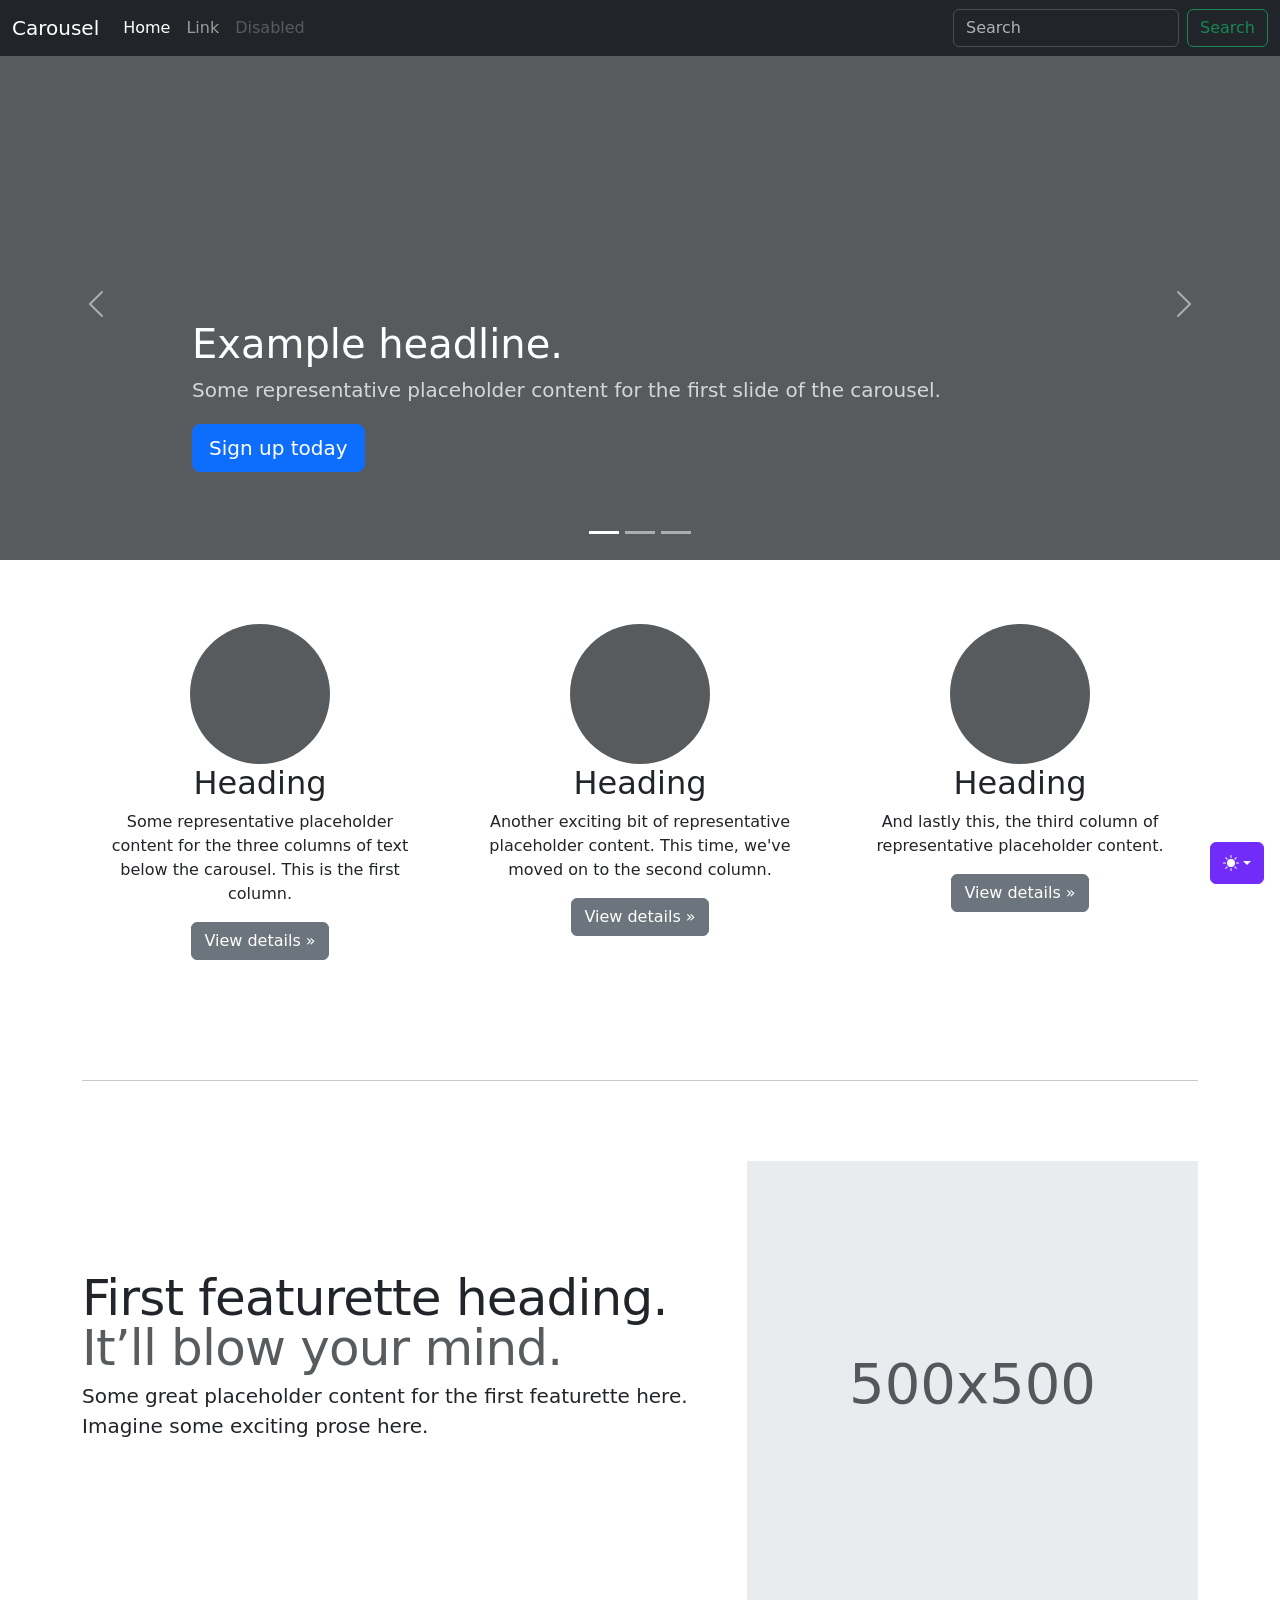
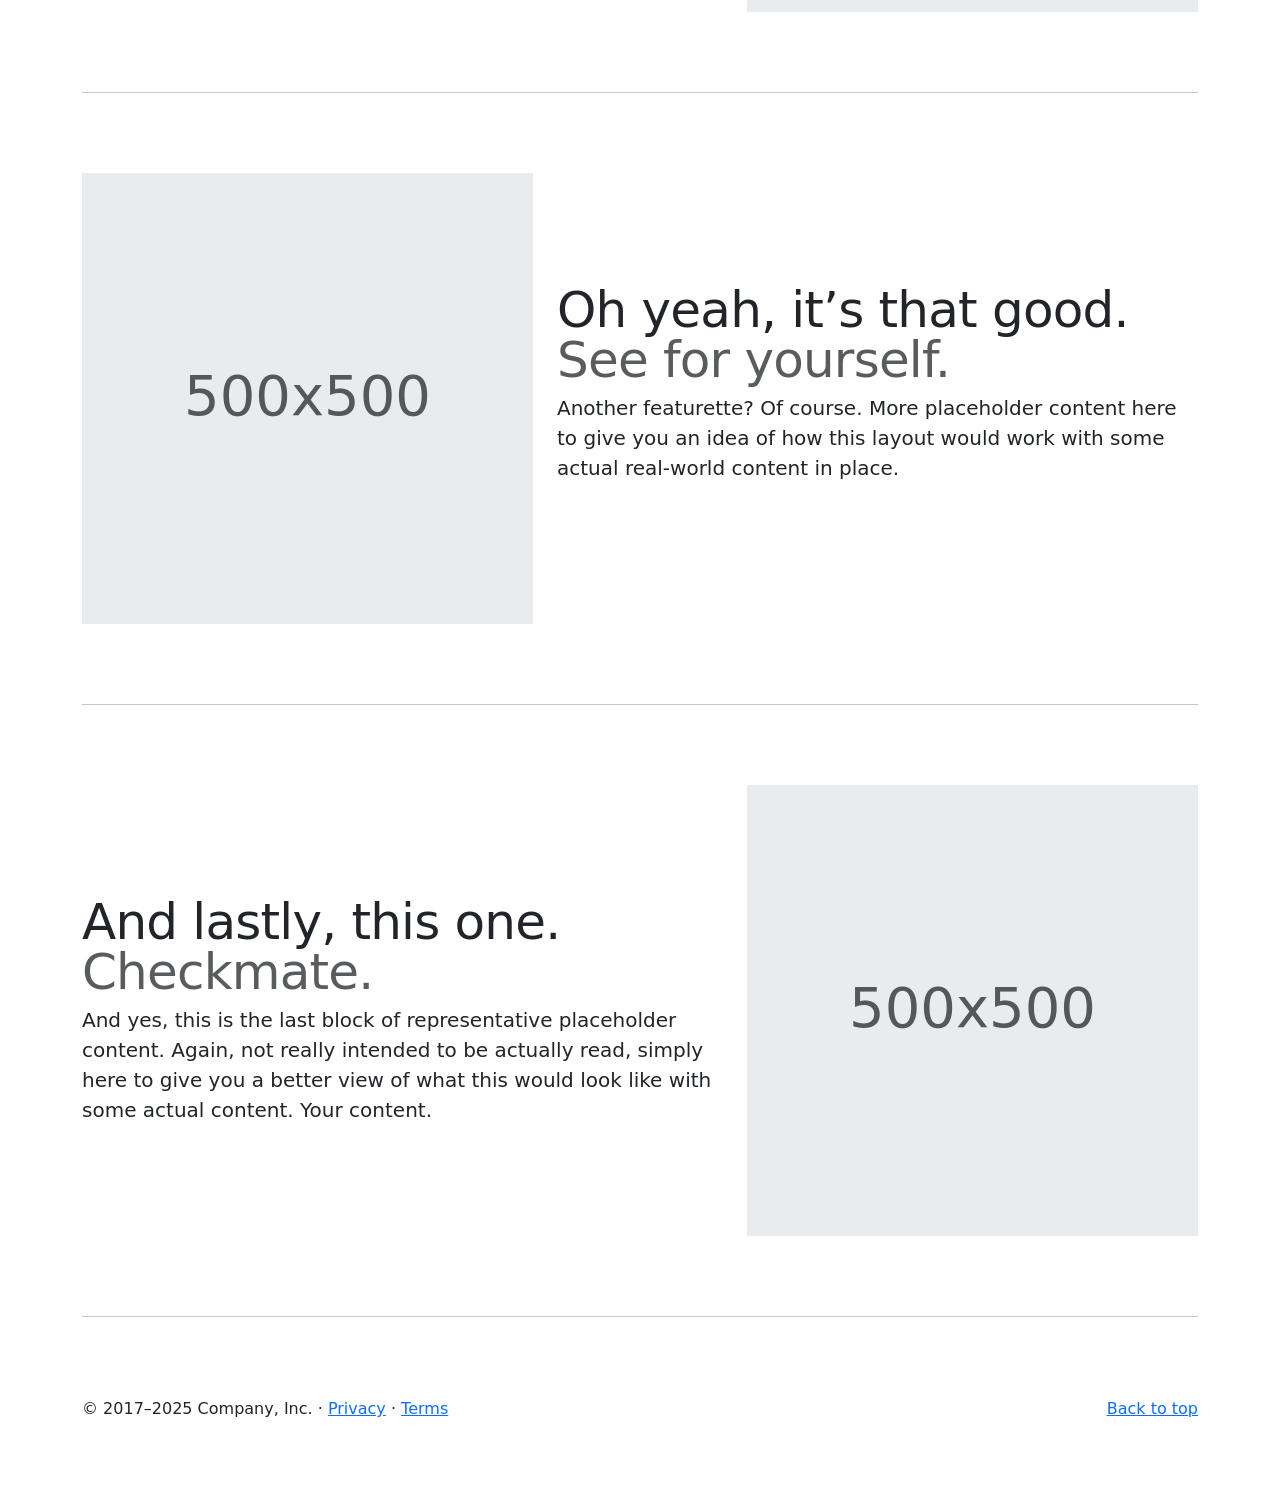
<file: bootstrap-5.3.7-examples/carousel/index.html>
<!DOCTYPE html><html lang="en" data-bs-theme="auto"> <head><meta charset="utf-8"><meta name="viewport" content="width=device-width, initial-scale=1"><meta name="description" content=""><meta name="author" content="Mark Otto, Jacob Thornton, and Bootstrap contributors"><meta name="generator" content="Astro v5.9.2"><title>Carousel Template · Bootstrap v5.3</title><link rel="canonical" href="https://getbootstrap.com/docs/5.3/examples/carousel/"><script src="../assets/js/color-modes.js"></script><link href="../assets/dist/css/bootstrap.min.css" rel="stylesheet"><meta name="theme-color" content="#712cf9"><link href="carousel.css" rel="stylesheet"><style>.bd-placeholder-img{font-size:1.125rem;text-anchor:middle;-webkit-user-select:none;-moz-user-select:none;user-select:none}@media (min-width: 768px){.bd-placeholder-img-lg{font-size:3.5rem}}.b-example-divider{width:100%;height:3rem;background-color:#0000001a;border:solid rgba(0,0,0,.15);border-width:1px 0;box-shadow:inset 0 .5em 1.5em #0000001a,inset 0 .125em .5em #00000026}.b-example-vr{flex-shrink:0;width:1.5rem;height:100vh}.bi{vertical-align:-.125em;fill:currentColor}.nav-scroller{position:relative;z-index:2;height:2.75rem;overflow-y:hidden}.nav-scroller .nav{display:flex;flex-wrap:nowrap;padding-bottom:1rem;margin-top:-1px;overflow-x:auto;text-align:center;white-space:nowrap;-webkit-overflow-scrolling:touch}.btn-bd-primary{--bd-violet-bg: #712cf9;--bd-violet-rgb: 112.520718, 44.062154, 249.437846;--bs-btn-font-weight: 600;--bs-btn-color: var(--bs-white);--bs-btn-bg: var(--bd-violet-bg);--bs-btn-border-color: var(--bd-violet-bg);--bs-btn-hover-color: var(--bs-white);--bs-btn-hover-bg: #6528e0;--bs-btn-hover-border-color: #6528e0;--bs-btn-focus-shadow-rgb: var(--bd-violet-rgb);--bs-btn-active-color: var(--bs-btn-hover-color);--bs-btn-active-bg: #5a23c8;--bs-btn-active-border-color: #5a23c8}.bd-mode-toggle{z-index:1500}.bd-mode-toggle .bi{width:1em;height:1em}.bd-mode-toggle .dropdown-menu .active .bi{display:block!important}
</style></head> <body> <svg xmlns="http://www.w3.org/2000/svg" class="d-none"> <symbol id="check2" viewBox="0 0 16 16"> <path d="M13.854 3.646a.5.5 0 0 1 0 .708l-7 7a.5.5 0 0 1-.708 0l-3.5-3.5a.5.5 0 1 1 .708-.708L6.5 10.293l6.646-6.647a.5.5 0 0 1 .708 0z"></path> </symbol> <symbol id="circle-half" viewBox="0 0 16 16"> <path d="M8 15A7 7 0 1 0 8 1v14zm0 1A8 8 0 1 1 8 0a8 8 0 0 1 0 16z"></path> </symbol> <symbol id="moon-stars-fill" viewBox="0 0 16 16"> <path d="M6 .278a.768.768 0 0 1 .08.858 7.208 7.208 0 0 0-.878 3.46c0 4.021 3.278 7.277 7.318 7.277.527 0 1.04-.055 1.533-.16a.787.787 0 0 1 .81.316.733.733 0 0 1-.031.893A8.349 8.349 0 0 1 8.344 16C3.734 16 0 12.286 0 7.71 0 4.266 2.114 1.312 5.124.06A.752.752 0 0 1 6 .278z"></path> <path d="M10.794 3.148a.217.217 0 0 1 .412 0l.387 1.162c.173.518.579.924 1.097 1.097l1.162.387a.217.217 0 0 1 0 .412l-1.162.387a1.734 1.734 0 0 0-1.097 1.097l-.387 1.162a.217.217 0 0 1-.412 0l-.387-1.162A1.734 1.734 0 0 0 9.31 6.593l-1.162-.387a.217.217 0 0 1 0-.412l1.162-.387a1.734 1.734 0 0 0 1.097-1.097l.387-1.162zM13.863.099a.145.145 0 0 1 .274 0l.258.774c.115.346.386.617.732.732l.774.258a.145.145 0 0 1 0 .274l-.774.258a1.156 1.156 0 0 0-.732.732l-.258.774a.145.145 0 0 1-.274 0l-.258-.774a1.156 1.156 0 0 0-.732-.732l-.774-.258a.145.145 0 0 1 0-.274l.774-.258c.346-.115.617-.386.732-.732L13.863.1z"></path> </symbol> <symbol id="sun-fill" viewBox="0 0 16 16"> <path d="M8 12a4 4 0 1 0 0-8 4 4 0 0 0 0 8zM8 0a.5.5 0 0 1 .5.5v2a.5.5 0 0 1-1 0v-2A.5.5 0 0 1 8 0zm0 13a.5.5 0 0 1 .5.5v2a.5.5 0 0 1-1 0v-2A.5.5 0 0 1 8 13zm8-5a.5.5 0 0 1-.5.5h-2a.5.5 0 0 1 0-1h2a.5.5 0 0 1 .5.5zM3 8a.5.5 0 0 1-.5.5h-2a.5.5 0 0 1 0-1h2A.5.5 0 0 1 3 8zm10.657-5.657a.5.5 0 0 1 0 .707l-1.414 1.415a.5.5 0 1 1-.707-.708l1.414-1.414a.5.5 0 0 1 .707 0zm-9.193 9.193a.5.5 0 0 1 0 .707L3.05 13.657a.5.5 0 0 1-.707-.707l1.414-1.414a.5.5 0 0 1 .707 0zm9.193 2.121a.5.5 0 0 1-.707 0l-1.414-1.414a.5.5 0 0 1 .707-.707l1.414 1.414a.5.5 0 0 1 0 .707zM4.464 4.465a.5.5 0 0 1-.707 0L2.343 3.05a.5.5 0 1 1 .707-.707l1.414 1.414a.5.5 0 0 1 0 .708z"></path> </symbol> </svg> <div class="dropdown position-fixed bottom-0 end-0 mb-3 me-3 bd-mode-toggle"> <button class="btn btn-bd-primary py-2 dropdown-toggle d-flex align-items-center" id="bd-theme" type="button" aria-expanded="false" data-bs-toggle="dropdown" aria-label="Toggle theme (auto)"> <svg class="bi my-1 theme-icon-active" aria-hidden="true"><use href="#circle-half"></use></svg> <span class="visually-hidden" id="bd-theme-text">Toggle theme</span> </button> <ul class="dropdown-menu dropdown-menu-end shadow" aria-labelledby="bd-theme-text"> <li> <button type="button" class="dropdown-item d-flex align-items-center" data-bs-theme-value="light" aria-pressed="false"> <svg class="bi me-2 opacity-50" aria-hidden="true"><use href="#sun-fill"></use></svg>
Light
<svg class="bi ms-auto d-none" aria-hidden="true"><use href="#check2"></use></svg> </button> </li> <li> <button type="button" class="dropdown-item d-flex align-items-center" data-bs-theme-value="dark" aria-pressed="false"> <svg class="bi me-2 opacity-50" aria-hidden="true"><use href="#moon-stars-fill"></use></svg>
Dark
<svg class="bi ms-auto d-none" aria-hidden="true"><use href="#check2"></use></svg> </button> </li> <li> <button type="button" class="dropdown-item d-flex align-items-center active" data-bs-theme-value="auto" aria-pressed="true"> <svg class="bi me-2 opacity-50" aria-hidden="true"><use href="#circle-half"></use></svg>
Auto
<svg class="bi ms-auto d-none" aria-hidden="true"><use href="#check2"></use></svg> </button> </li> </ul> </div>  <header data-bs-theme="dark"> <nav class="navbar navbar-expand-md navbar-dark fixed-top bg-dark"> <div class="container-fluid"> <a class="navbar-brand" href="#">Carousel</a> <button class="navbar-toggler" type="button" data-bs-toggle="collapse" data-bs-target="#navbarCollapse" aria-controls="navbarCollapse" aria-expanded="false" aria-label="Toggle navigation"> <span class="navbar-toggler-icon"></span> </button> <div class="collapse navbar-collapse" id="navbarCollapse"> <ul class="navbar-nav me-auto mb-2 mb-md-0"> <li class="nav-item"> <a class="nav-link active" aria-current="page" href="#">Home</a> </li> <li class="nav-item"> <a class="nav-link" href="#">Link</a> </li> <li class="nav-item"> <a class="nav-link disabled" aria-disabled="true">Disabled</a> </li> </ul> <form class="d-flex" role="search"> <input class="form-control me-2" type="search" placeholder="Search" aria-label="Search"> <button class="btn btn-outline-success" type="submit">Search</button> </form> </div> </div> </nav> </header> <main> <div id="myCarousel" class="carousel slide mb-6" data-bs-ride="carousel"> <div class="carousel-indicators"> <button type="button" data-bs-target="#myCarousel" data-bs-slide-to="0" class="active" aria-current="true" aria-label="Slide 1"></button> <button type="button" data-bs-target="#myCarousel" data-bs-slide-to="1" aria-label="Slide 2"></button> <button type="button" data-bs-target="#myCarousel" data-bs-slide-to="2" aria-label="Slide 3"></button> </div> <div class="carousel-inner"> <div class="carousel-item active"> <svg aria-hidden="true" class="bd-placeholder-img " height="100%" preserveAspectRatio="xMidYMid slice" width="100%" xmlns="http://www.w3.org/2000/svg"><rect width="100%" height="100%" fill="var(--bs-secondary-color)"></rect></svg> <div class="container"> <div class="carousel-caption text-start"> <h1>Example headline.</h1> <p class="opacity-75">Some representative placeholder content for the first slide of the carousel.</p> <p><a class="btn btn-lg btn-primary" href="#">Sign up today</a></p> </div> </div> </div> <div class="carousel-item"> <svg aria-hidden="true" class="bd-placeholder-img " height="100%" preserveAspectRatio="xMidYMid slice" width="100%" xmlns="http://www.w3.org/2000/svg"><rect width="100%" height="100%" fill="var(--bs-secondary-color)"></rect></svg> <div class="container"> <div class="carousel-caption"> <h1>Another example headline.</h1> <p>Some representative placeholder content for the second slide of the carousel.</p> <p><a class="btn btn-lg btn-primary" href="#">Learn more</a></p> </div> </div> </div> <div class="carousel-item"> <svg aria-hidden="true" class="bd-placeholder-img " height="100%" preserveAspectRatio="xMidYMid slice" width="100%" xmlns="http://www.w3.org/2000/svg"><rect width="100%" height="100%" fill="var(--bs-secondary-color)"></rect></svg> <div class="container"> <div class="carousel-caption text-end"> <h1>One more for good measure.</h1> <p>Some representative placeholder content for the third slide of this carousel.</p> <p><a class="btn btn-lg btn-primary" href="#">Browse gallery</a></p> </div> </div> </div> </div> <button class="carousel-control-prev" type="button" data-bs-target="#myCarousel" data-bs-slide="prev"> <span class="carousel-control-prev-icon" aria-hidden="true"></span> <span class="visually-hidden">Previous</span> </button> <button class="carousel-control-next" type="button" data-bs-target="#myCarousel" data-bs-slide="next"> <span class="carousel-control-next-icon" aria-hidden="true"></span> <span class="visually-hidden">Next</span> </button> </div> <!-- Marketing messaging and featurettes
  ================================================== --> <!-- Wrap the rest of the page in another container to center all the content. --> <div class="container marketing"> <!-- Three columns of text below the carousel --> <div class="row"> <div class="col-lg-4"> <svg aria-label="Placeholder" class="bd-placeholder-img rounded-circle" height="140" preserveAspectRatio="xMidYMid slice" role="img" width="140" xmlns="http://www.w3.org/2000/svg"><title>Placeholder</title><rect width="100%" height="100%" fill="var(--bs-secondary-color)"></rect></svg> <h2 class="fw-normal">Heading</h2> <p>Some representative placeholder content for the three columns of text below the carousel. This is the first column.</p> <p><a class="btn btn-secondary" href="#">View details &raquo;</a></p> </div><!-- /.col-lg-4 --> <div class="col-lg-4"> <svg aria-label="Placeholder" class="bd-placeholder-img rounded-circle" height="140" preserveAspectRatio="xMidYMid slice" role="img" width="140" xmlns="http://www.w3.org/2000/svg"><title>Placeholder</title><rect width="100%" height="100%" fill="var(--bs-secondary-color)"></rect></svg> <h2 class="fw-normal">Heading</h2> <p>Another exciting bit of representative placeholder content. This time, we've moved on to the second column.</p> <p><a class="btn btn-secondary" href="#">View details &raquo;</a></p> </div><!-- /.col-lg-4 --> <div class="col-lg-4"> <svg aria-label="Placeholder" class="bd-placeholder-img rounded-circle" height="140" preserveAspectRatio="xMidYMid slice" role="img" width="140" xmlns="http://www.w3.org/2000/svg"><title>Placeholder</title><rect width="100%" height="100%" fill="var(--bs-secondary-color)"></rect></svg> <h2 class="fw-normal">Heading</h2> <p>And lastly this, the third column of representative placeholder content.</p> <p><a class="btn btn-secondary" href="#">View details &raquo;</a></p> </div><!-- /.col-lg-4 --> </div><!-- /.row --> <!-- START THE FEATURETTES --> <hr class="featurette-divider"> <div class="row featurette"> <div class="col-md-7"> <h2 class="featurette-heading fw-normal lh-1">First featurette heading. <span class="text-body-secondary">It’ll blow your mind.</span></h2> <p class="lead">Some great placeholder content for the first featurette here. Imagine some exciting prose here.</p> </div> <div class="col-md-5"> <svg aria-label="Placeholder: 500x500" class="bd-placeholder-img bd-placeholder-img-lg featurette-image img-fluid mx-auto" height="500" preserveAspectRatio="xMidYMid slice" role="img" width="500" xmlns="http://www.w3.org/2000/svg"><title>Placeholder</title><rect width="100%" height="100%" fill="var(--bs-secondary-bg)"></rect><text x="50%" y="50%" fill="var(--bs-secondary-color)" dy=".3em">500x500</text></svg> </div> </div> <hr class="featurette-divider"> <div class="row featurette"> <div class="col-md-7 order-md-2"> <h2 class="featurette-heading fw-normal lh-1">Oh yeah, it’s that good. <span class="text-body-secondary">See for yourself.</span></h2> <p class="lead">Another featurette? Of course. More placeholder content here to give you an idea of how this layout would work with some actual real-world content in place.</p> </div> <div class="col-md-5 order-md-1"> <svg aria-label="Placeholder: 500x500" class="bd-placeholder-img bd-placeholder-img-lg featurette-image img-fluid mx-auto" height="500" preserveAspectRatio="xMidYMid slice" role="img" width="500" xmlns="http://www.w3.org/2000/svg"><title>Placeholder</title><rect width="100%" height="100%" fill="var(--bs-secondary-bg)"></rect><text x="50%" y="50%" fill="var(--bs-secondary-color)" dy=".3em">500x500</text></svg> </div> </div> <hr class="featurette-divider"> <div class="row featurette"> <div class="col-md-7"> <h2 class="featurette-heading fw-normal lh-1">And lastly, this one. <span class="text-body-secondary">Checkmate.</span></h2> <p class="lead">And yes, this is the last block of representative placeholder content. Again, not really intended to be actually read, simply here to give you a better view of what this would look like with some actual content. Your content.</p> </div> <div class="col-md-5"> <svg aria-label="Placeholder: 500x500" class="bd-placeholder-img bd-placeholder-img-lg featurette-image img-fluid mx-auto" height="500" preserveAspectRatio="xMidYMid slice" role="img" width="500" xmlns="http://www.w3.org/2000/svg"><title>Placeholder</title><rect width="100%" height="100%" fill="var(--bs-secondary-bg)"></rect><text x="50%" y="50%" fill="var(--bs-secondary-color)" dy=".3em">500x500</text></svg> </div> </div> <hr class="featurette-divider"> <!-- /END THE FEATURETTES --> </div><!-- /.container --> <!-- FOOTER --> <footer class="container"> <p class="float-end"><a href="#">Back to top</a></p> <p>&copy; 2017–2025 Company, Inc. &middot; <a href="#">Privacy</a> &middot; <a href="#">Terms</a></p> </footer> </main>   <script src="../assets/dist/js/bootstrap.bundle.min.js" class="astro-vvvwv3sm"></script>  </body> </html>
</file>
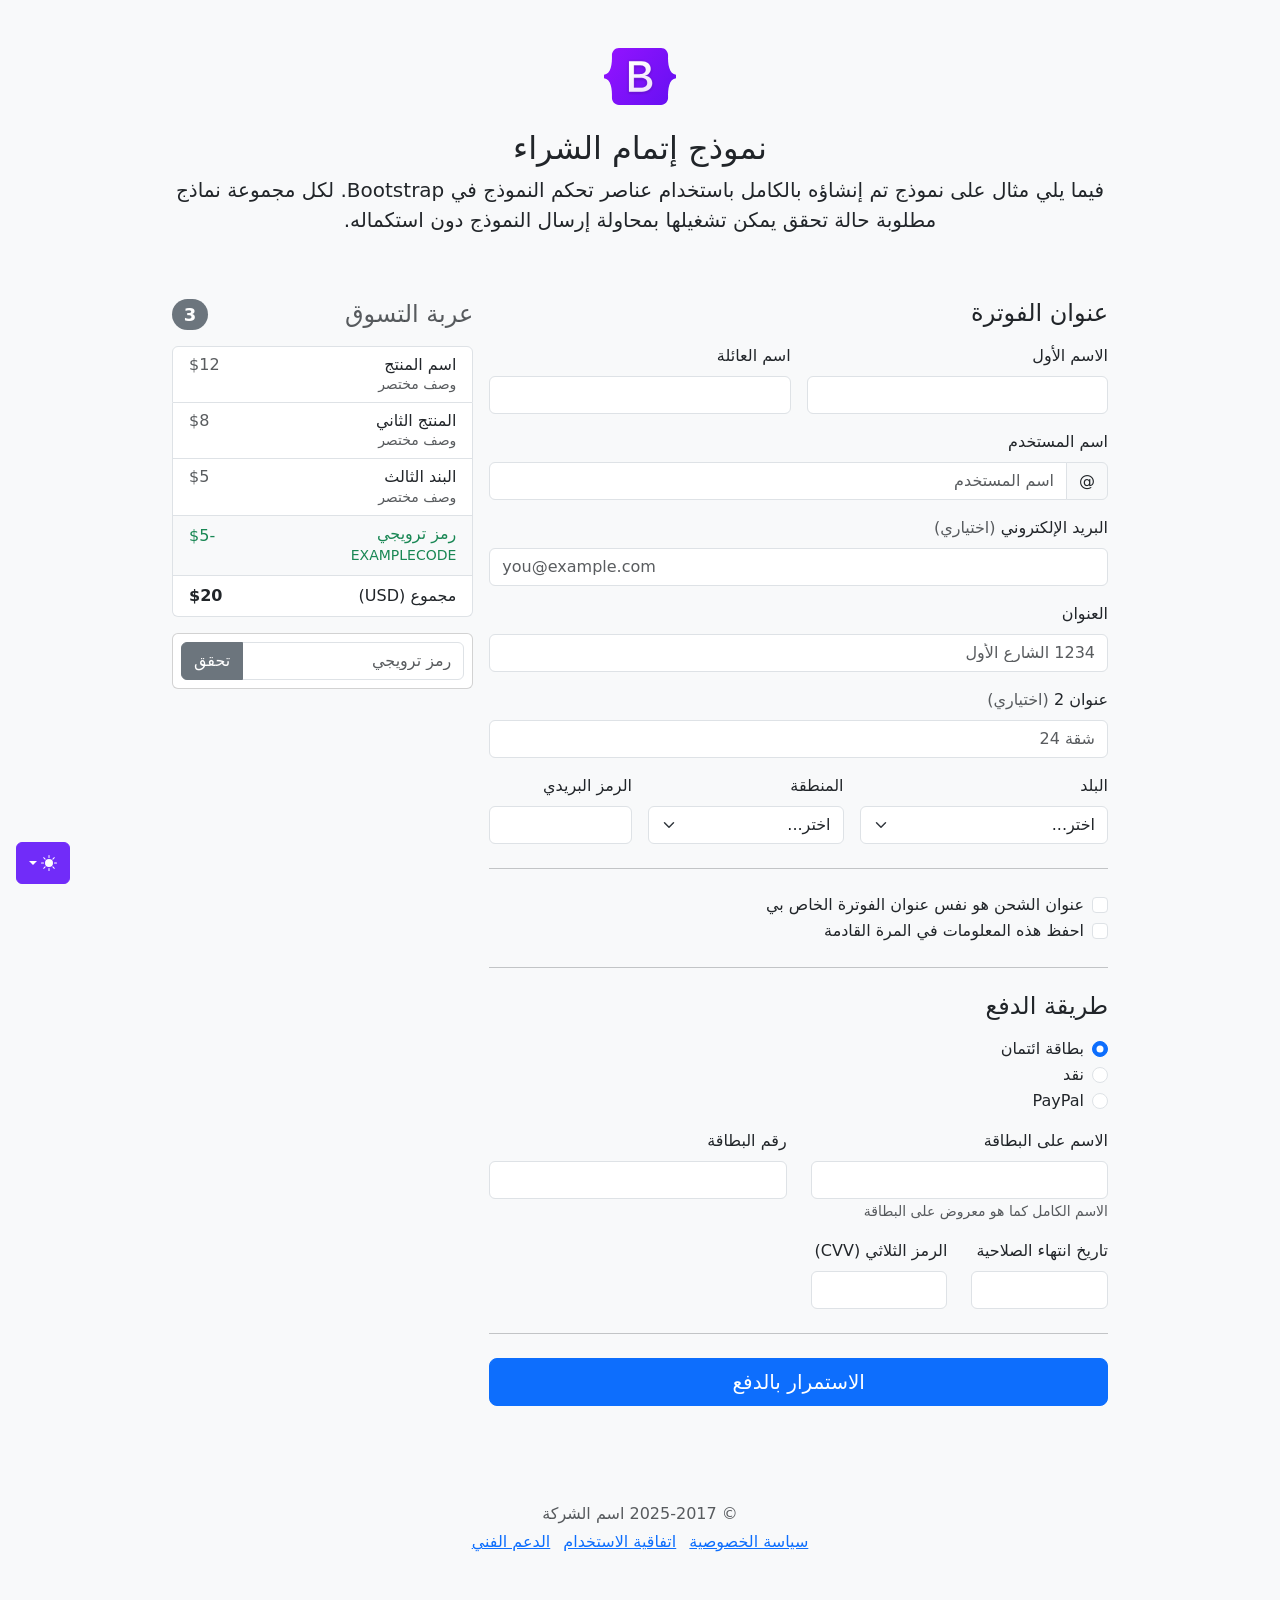
<file: bootstrap-5.3.7-examples/checkout-rtl/index.html>
<!DOCTYPE html><html lang="ar" dir="rtl" data-bs-theme="auto"> <head><meta charset="utf-8"><meta name="viewport" content="width=device-width, initial-scale=1"><meta name="description" content=""><meta name="author" content="Mark Otto, Jacob Thornton, and Bootstrap contributors"><meta name="generator" content="Astro v5.9.2"><title>مثال إتمام الشراء · Bootstrap v5.3</title><link rel="canonical" href="https://getbootstrap.com/docs/5.3/examples/checkout-rtl/"><script src="../assets/js/color-modes.js"></script><link href="../assets/dist/css/bootstrap.rtl.min.css" rel="stylesheet"><meta name="theme-color" content="#712cf9"><link href="../checkout/checkout.css" rel="stylesheet"><style>.bd-placeholder-img{font-size:1.125rem;text-anchor:middle;-webkit-user-select:none;-moz-user-select:none;user-select:none}@media (min-width: 768px){.bd-placeholder-img-lg{font-size:3.5rem}}.b-example-divider{width:100%;height:3rem;background-color:#0000001a;border:solid rgba(0,0,0,.15);border-width:1px 0;box-shadow:inset 0 .5em 1.5em #0000001a,inset 0 .125em .5em #00000026}.b-example-vr{flex-shrink:0;width:1.5rem;height:100vh}.bi{vertical-align:-.125em;fill:currentColor}.nav-scroller{position:relative;z-index:2;height:2.75rem;overflow-y:hidden}.nav-scroller .nav{display:flex;flex-wrap:nowrap;padding-bottom:1rem;margin-top:-1px;overflow-x:auto;text-align:center;white-space:nowrap;-webkit-overflow-scrolling:touch}.btn-bd-primary{--bd-violet-bg: #712cf9;--bd-violet-rgb: 112.520718, 44.062154, 249.437846;--bs-btn-font-weight: 600;--bs-btn-color: var(--bs-white);--bs-btn-bg: var(--bd-violet-bg);--bs-btn-border-color: var(--bd-violet-bg);--bs-btn-hover-color: var(--bs-white);--bs-btn-hover-bg: #6528e0;--bs-btn-hover-border-color: #6528e0;--bs-btn-focus-shadow-rgb: var(--bd-violet-rgb);--bs-btn-active-color: var(--bs-btn-hover-color);--bs-btn-active-bg: #5a23c8;--bs-btn-active-border-color: #5a23c8}.bd-mode-toggle{z-index:1500}.bd-mode-toggle .bi{width:1em;height:1em}.bd-mode-toggle .dropdown-menu .active .bi{display:block!important}
</style></head> <body class="bg-body-tertiary"> <svg xmlns="http://www.w3.org/2000/svg" class="d-none"> <symbol id="check2" viewBox="0 0 16 16"> <path d="M13.854 3.646a.5.5 0 0 1 0 .708l-7 7a.5.5 0 0 1-.708 0l-3.5-3.5a.5.5 0 1 1 .708-.708L6.5 10.293l6.646-6.647a.5.5 0 0 1 .708 0z"></path> </symbol> <symbol id="circle-half" viewBox="0 0 16 16"> <path d="M8 15A7 7 0 1 0 8 1v14zm0 1A8 8 0 1 1 8 0a8 8 0 0 1 0 16z"></path> </symbol> <symbol id="moon-stars-fill" viewBox="0 0 16 16"> <path d="M6 .278a.768.768 0 0 1 .08.858 7.208 7.208 0 0 0-.878 3.46c0 4.021 3.278 7.277 7.318 7.277.527 0 1.04-.055 1.533-.16a.787.787 0 0 1 .81.316.733.733 0 0 1-.031.893A8.349 8.349 0 0 1 8.344 16C3.734 16 0 12.286 0 7.71 0 4.266 2.114 1.312 5.124.06A.752.752 0 0 1 6 .278z"></path> <path d="M10.794 3.148a.217.217 0 0 1 .412 0l.387 1.162c.173.518.579.924 1.097 1.097l1.162.387a.217.217 0 0 1 0 .412l-1.162.387a1.734 1.734 0 0 0-1.097 1.097l-.387 1.162a.217.217 0 0 1-.412 0l-.387-1.162A1.734 1.734 0 0 0 9.31 6.593l-1.162-.387a.217.217 0 0 1 0-.412l1.162-.387a1.734 1.734 0 0 0 1.097-1.097l.387-1.162zM13.863.099a.145.145 0 0 1 .274 0l.258.774c.115.346.386.617.732.732l.774.258a.145.145 0 0 1 0 .274l-.774.258a1.156 1.156 0 0 0-.732.732l-.258.774a.145.145 0 0 1-.274 0l-.258-.774a1.156 1.156 0 0 0-.732-.732l-.774-.258a.145.145 0 0 1 0-.274l.774-.258c.346-.115.617-.386.732-.732L13.863.1z"></path> </symbol> <symbol id="sun-fill" viewBox="0 0 16 16"> <path d="M8 12a4 4 0 1 0 0-8 4 4 0 0 0 0 8zM8 0a.5.5 0 0 1 .5.5v2a.5.5 0 0 1-1 0v-2A.5.5 0 0 1 8 0zm0 13a.5.5 0 0 1 .5.5v2a.5.5 0 0 1-1 0v-2A.5.5 0 0 1 8 13zm8-5a.5.5 0 0 1-.5.5h-2a.5.5 0 0 1 0-1h2a.5.5 0 0 1 .5.5zM3 8a.5.5 0 0 1-.5.5h-2a.5.5 0 0 1 0-1h2A.5.5 0 0 1 3 8zm10.657-5.657a.5.5 0 0 1 0 .707l-1.414 1.415a.5.5 0 1 1-.707-.708l1.414-1.414a.5.5 0 0 1 .707 0zm-9.193 9.193a.5.5 0 0 1 0 .707L3.05 13.657a.5.5 0 0 1-.707-.707l1.414-1.414a.5.5 0 0 1 .707 0zm9.193 2.121a.5.5 0 0 1-.707 0l-1.414-1.414a.5.5 0 0 1 .707-.707l1.414 1.414a.5.5 0 0 1 0 .707zM4.464 4.465a.5.5 0 0 1-.707 0L2.343 3.05a.5.5 0 1 1 .707-.707l1.414 1.414a.5.5 0 0 1 0 .708z"></path> </symbol> </svg> <div class="dropdown position-fixed bottom-0 end-0 mb-3 me-3 bd-mode-toggle"> <button class="btn btn-bd-primary py-2 dropdown-toggle d-flex align-items-center" id="bd-theme" type="button" aria-expanded="false" data-bs-toggle="dropdown" aria-label="Toggle theme (auto)"> <svg class="bi my-1 theme-icon-active" aria-hidden="true"><use href="#circle-half"></use></svg> <span class="visually-hidden" id="bd-theme-text">Toggle theme</span> </button> <ul class="dropdown-menu dropdown-menu-end shadow" aria-labelledby="bd-theme-text"> <li> <button type="button" class="dropdown-item d-flex align-items-center" data-bs-theme-value="light" aria-pressed="false"> <svg class="bi me-2 opacity-50" aria-hidden="true"><use href="#sun-fill"></use></svg>
Light
<svg class="bi ms-auto d-none" aria-hidden="true"><use href="#check2"></use></svg> </button> </li> <li> <button type="button" class="dropdown-item d-flex align-items-center" data-bs-theme-value="dark" aria-pressed="false"> <svg class="bi me-2 opacity-50" aria-hidden="true"><use href="#moon-stars-fill"></use></svg>
Dark
<svg class="bi ms-auto d-none" aria-hidden="true"><use href="#check2"></use></svg> </button> </li> <li> <button type="button" class="dropdown-item d-flex align-items-center active" data-bs-theme-value="auto" aria-pressed="true"> <svg class="bi me-2 opacity-50" aria-hidden="true"><use href="#circle-half"></use></svg>
Auto
<svg class="bi ms-auto d-none" aria-hidden="true"><use href="#check2"></use></svg> </button> </li> </ul> </div>  <div class="container"> <main> <div class="py-5 text-center"> <img class="d-block mx-auto mb-4" src="../assets/brand/bootstrap-logo.svg" alt="" width="72" height="57"> <h1 class="h2">نموذج إتمام الشراء</h1> <p class="lead">فيما يلي مثال على نموذج تم إنشاؤه بالكامل باستخدام عناصر تحكم النموذج في Bootstrap. لكل مجموعة نماذج مطلوبة حالة تحقق يمكن تشغيلها بمحاولة إرسال النموذج دون استكماله.</p> </div> <div class="row g-3"> <div class="col-md-5 col-lg-4 order-md-last"> <h4 class="d-flex justify-content-between align-items-center mb-3"> <span class="text-body-secondary">عربة التسوق</span> <span class="badge bg-secondary rounded-pill">3</span> </h4> <ul class="list-group mb-3"> <li class="list-group-item d-flex justify-content-between lh-sm"> <div> <h6 class="my-0">اسم المنتج</h6> <small class="text-body-secondary">وصف مختصر</small> </div> <span class="text-body-secondary">$12</span> </li> <li class="list-group-item d-flex justify-content-between lh-sm"> <div> <h6 class="my-0">المنتج الثاني</h6> <small class="text-body-secondary">وصف مختصر</small> </div> <span class="text-body-secondary">$8</span> </li> <li class="list-group-item d-flex justify-content-between lh-sm"> <div> <h6 class="my-0">البند الثالث</h6> <small class="text-body-secondary">وصف مختصر</small> </div> <span class="text-body-secondary">$5</span> </li> <li class="list-group-item d-flex justify-content-between bg-body-tertiary"> <div class="text-success"> <h6 class="my-0">رمز ترويجي</h6> <small>EXAMPLECODE</small> </div> <span class="text-success">-$5</span> </li> <li class="list-group-item d-flex justify-content-between"> <span>مجموع (USD)</span> <strong>$20</strong> </li> </ul> <form class="card p-2"> <div class="input-group"> <input type="text" class="form-control" placeholder="رمز ترويجي"> <button type="submit" class="btn btn-secondary">تحقق</button> </div> </form> </div> <div class="col-md-7 col-lg-8"> <h4 class="mb-3">عنوان الفوترة</h4> <form class="needs-validation" novalidate> <div class="row g-3"> <div class="col-sm-6"> <label for="firstName" class="form-label">الاسم الأول</label> <input type="text" class="form-control" id="firstName" placeholder="" value="" required> <div class="invalid-feedback">
يرجى إدخال اسم أول صحيح.
</div> </div> <div class="col-sm-6"> <label for="lastName" class="form-label">اسم العائلة</label> <input type="text" class="form-control" id="lastName" placeholder="" value="" required> <div class="invalid-feedback">
يرجى إدخال اسم عائلة صحيح.
</div> </div> <div class="col-12"> <label for="username" class="form-label">اسم المستخدم</label> <div class="input-group has-validation"> <span class="input-group-text">@</span> <input type="text" class="form-control" id="username" placeholder="اسم المستخدم" required> <div class="invalid-feedback">
اسم المستخدم الخاص بك مطلوب.
</div> </div> </div> <div class="col-12"> <label for="email" class="form-label">البريد الإلكتروني <span class="text-body-secondary">(اختياري)</span></label> <input type="email" class="form-control" id="email" placeholder="you@example.com"> <div class="invalid-feedback">
يرجى إدخال عنوان بريد إلكتروني صحيح لتصلكم تحديثات الشحن.
</div> </div> <div class="col-12"> <label for="address" class="form-label">العنوان</label> <input type="text" class="form-control" id="address" placeholder="1234 الشارع الأول" required> <div class="invalid-feedback">
يرجى إدخال عنوان الشحن الخاص بك.
</div> </div> <div class="col-12"> <label for="address2" class="form-label">عنوان 2 <span class="text-body-secondary">(اختياري)</span></label> <input type="text" class="form-control" id="address2" placeholder="شقة 24"> </div> <div class="col-md-5"> <label for="country" class="form-label">البلد</label> <select class="form-select" id="country" required> <option value="">اختر...</option> <option>الولايات المتحدة الأمريكية</option> </select> <div class="invalid-feedback">
يرجى اختيار بلد صحيح.
</div> </div> <div class="col-md-4"> <label for="state" class="form-label">المنطقة</label> <select class="form-select" id="state" required> <option value="">اختر...</option> <option>كاليفورنيا</option> </select> <div class="invalid-feedback">
يرجى اختيار اسم منطقة صحيح.
</div> </div> <div class="col-md-3"> <label for="zip" class="form-label">الرمز البريدي</label> <input type="text" class="form-control" id="zip" placeholder="" required> <div class="invalid-feedback">
الرمز البريدي مطلوب.
</div> </div> </div> <hr class="my-4"> <div class="form-check"> <input type="checkbox" class="form-check-input" id="same-address"> <label class="form-check-label" for="same-address">عنوان الشحن هو نفس عنوان الفوترة الخاص بي</label> </div> <div class="form-check"> <input type="checkbox" class="form-check-input" id="save-info"> <label class="form-check-label" for="save-info">احفظ هذه المعلومات في المرة القادمة</label> </div> <hr class="my-4"> <h4 class="mb-3">طريقة الدفع</h4> <div class="my-3"> <div class="form-check"> <input id="credit" name="paymentMethod" type="radio" class="form-check-input" checked required> <label class="form-check-label" for="credit">بطاقة ائتمان</label> </div> <div class="form-check"> <input id="cash" name="paymentMethod" type="radio" class="form-check-input" required> <label class="form-check-label" for="cash">نقد</label> </div> <div class="form-check"> <input id="paypal" name="paymentMethod" type="radio" class="form-check-input" required> <label class="form-check-label" for="paypal">PayPal</label> </div> </div> <div class="row gy-3"> <div class="col-md-6"> <label for="cc-name" class="form-label">الاسم على البطاقة</label> <input type="text" class="form-control" id="cc-name" placeholder="" required> <small class="text-body-secondary">الاسم الكامل كما هو معروض على البطاقة</small> <div class="invalid-feedback">
الاسم على البطاقة مطلوب
</div> </div> <div class="col-md-6"> <label for="cc-number" class="form-label">رقم البطاقة</label> <input type="text" class="form-control" id="cc-number" placeholder="" required> <div class="invalid-feedback">
رقم بطاقة الائتمان مطلوب
</div> </div> <div class="col-md-3"> <label for="cc-expiration" class="form-label">تاريخ انتهاء الصلاحية</label> <input type="text" class="form-control" id="cc-expiration" placeholder="" required> <div class="invalid-feedback">
تاريخ انتهاء الصلاحية مطلوب
</div> </div> <div class="col-md-3"> <label for="cc-cvv" class="form-label">الرمز الثلاثي (CVV)</label> <input type="text" class="form-control" id="cc-cvv" placeholder="" required> <div class="invalid-feedback">
رمز الحماية مطلوب
</div> </div> </div> <hr class="my-4"> <button class="w-100 btn btn-primary btn-lg" type="submit">الاستمرار بالدفع</button> </form> </div> </div> </main> <footer class="my-5 pt-5 text-body-secondary text-center text-small"> <p class="mb-1">&copy; 2025-2017 اسم الشركة</p> <ul class="list-inline"> <li class="list-inline-item"><a href="#">سياسة الخصوصية</a></li> <li class="list-inline-item"><a href="#">اتفاقية الاستخدام</a></li> <li class="list-inline-item"><a href="#">الدعم الفني</a></li> </ul> </footer> </div>   <script src="../assets/dist/js/bootstrap.bundle.min.js" class="astro-vvvwv3sm"></script> <script src="../checkout/checkout.js" class="astro-vvvwv3sm"></script> </body> </html>
</file>
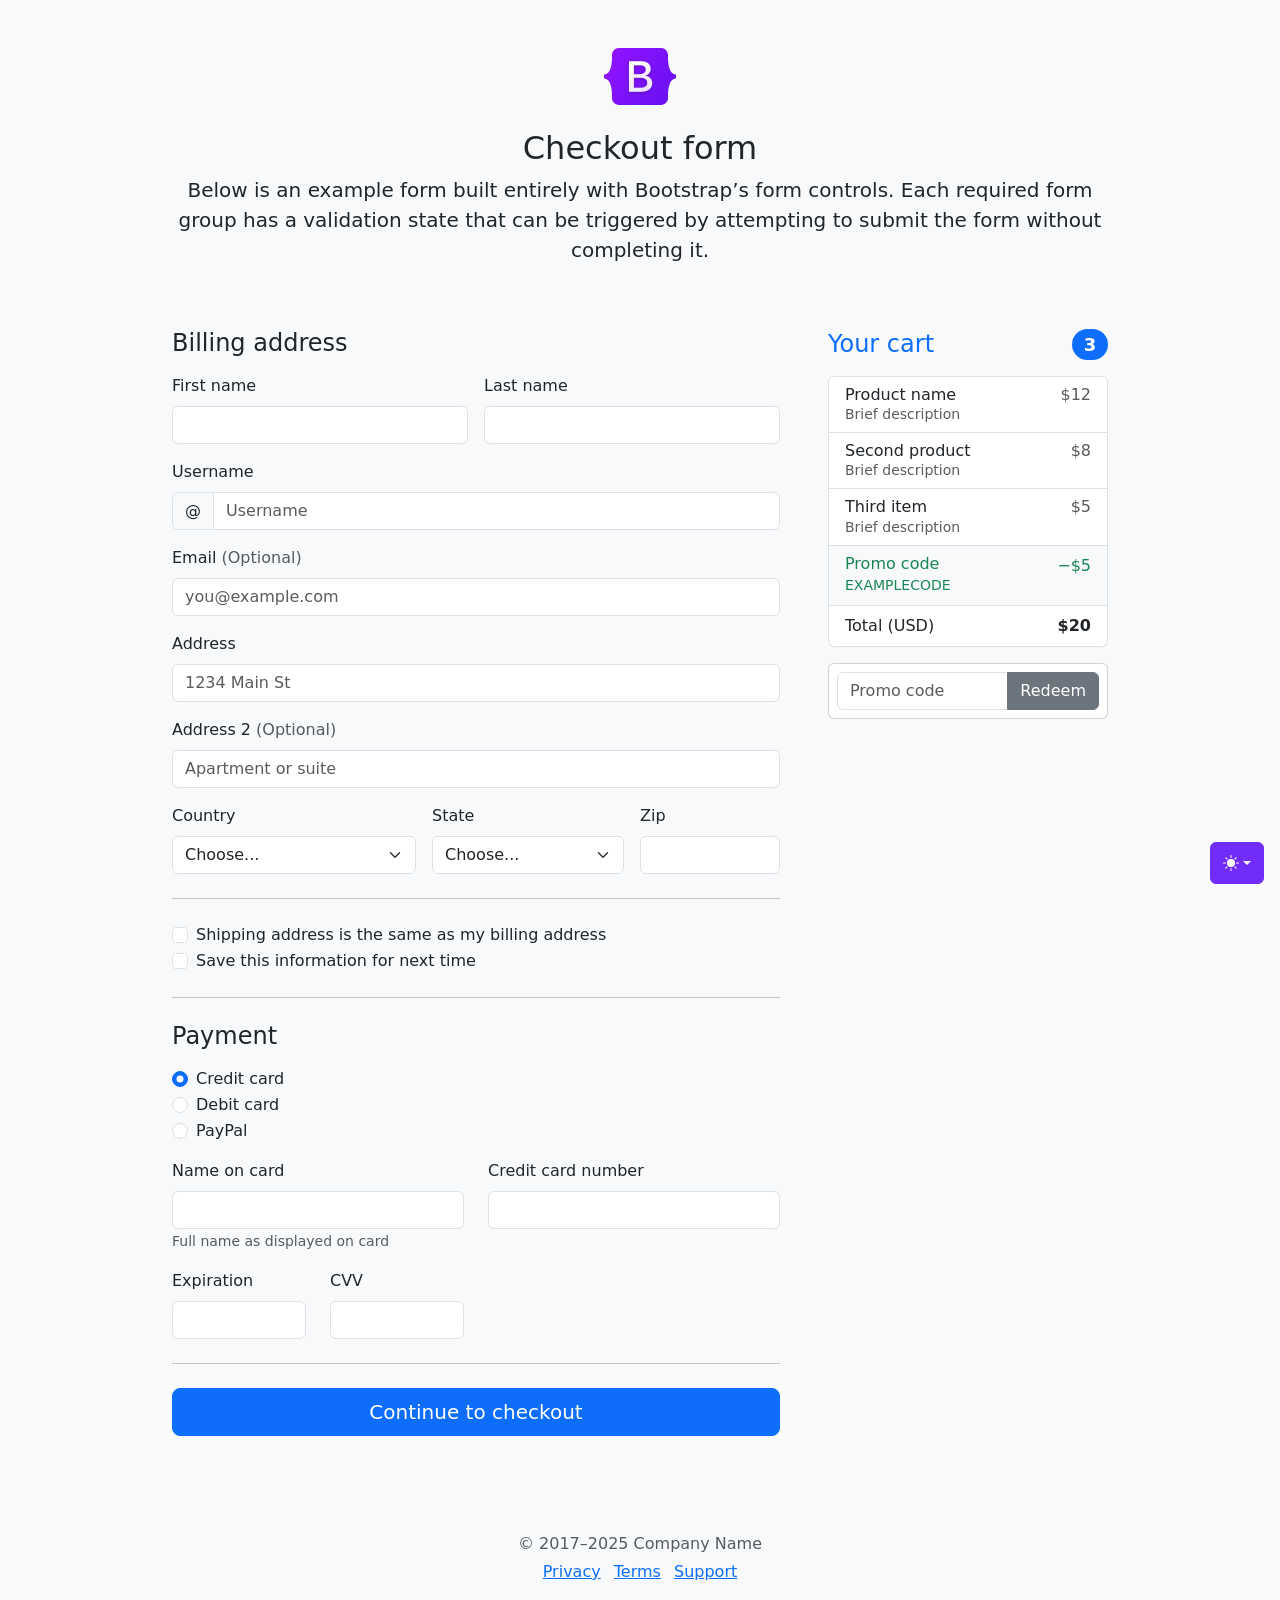
<file: bootstrap-5.3.7-examples/checkout/index.html>
<!DOCTYPE html><html lang="en" data-bs-theme="auto"> <head><meta charset="utf-8"><meta name="viewport" content="width=device-width, initial-scale=1"><meta name="description" content=""><meta name="author" content="Mark Otto, Jacob Thornton, and Bootstrap contributors"><meta name="generator" content="Astro v5.9.2"><title>Checkout example · Bootstrap v5.3</title><link rel="canonical" href="https://getbootstrap.com/docs/5.3/examples/checkout/"><script src="../assets/js/color-modes.js"></script><link href="../assets/dist/css/bootstrap.min.css" rel="stylesheet"><meta name="theme-color" content="#712cf9"><link href="checkout.css" rel="stylesheet"><style>.bd-placeholder-img{font-size:1.125rem;text-anchor:middle;-webkit-user-select:none;-moz-user-select:none;user-select:none}@media (min-width: 768px){.bd-placeholder-img-lg{font-size:3.5rem}}.b-example-divider{width:100%;height:3rem;background-color:#0000001a;border:solid rgba(0,0,0,.15);border-width:1px 0;box-shadow:inset 0 .5em 1.5em #0000001a,inset 0 .125em .5em #00000026}.b-example-vr{flex-shrink:0;width:1.5rem;height:100vh}.bi{vertical-align:-.125em;fill:currentColor}.nav-scroller{position:relative;z-index:2;height:2.75rem;overflow-y:hidden}.nav-scroller .nav{display:flex;flex-wrap:nowrap;padding-bottom:1rem;margin-top:-1px;overflow-x:auto;text-align:center;white-space:nowrap;-webkit-overflow-scrolling:touch}.btn-bd-primary{--bd-violet-bg: #712cf9;--bd-violet-rgb: 112.520718, 44.062154, 249.437846;--bs-btn-font-weight: 600;--bs-btn-color: var(--bs-white);--bs-btn-bg: var(--bd-violet-bg);--bs-btn-border-color: var(--bd-violet-bg);--bs-btn-hover-color: var(--bs-white);--bs-btn-hover-bg: #6528e0;--bs-btn-hover-border-color: #6528e0;--bs-btn-focus-shadow-rgb: var(--bd-violet-rgb);--bs-btn-active-color: var(--bs-btn-hover-color);--bs-btn-active-bg: #5a23c8;--bs-btn-active-border-color: #5a23c8}.bd-mode-toggle{z-index:1500}.bd-mode-toggle .bi{width:1em;height:1em}.bd-mode-toggle .dropdown-menu .active .bi{display:block!important}
</style></head> <body class="bg-body-tertiary"> <svg xmlns="http://www.w3.org/2000/svg" class="d-none"> <symbol id="check2" viewBox="0 0 16 16"> <path d="M13.854 3.646a.5.5 0 0 1 0 .708l-7 7a.5.5 0 0 1-.708 0l-3.5-3.5a.5.5 0 1 1 .708-.708L6.5 10.293l6.646-6.647a.5.5 0 0 1 .708 0z"></path> </symbol> <symbol id="circle-half" viewBox="0 0 16 16"> <path d="M8 15A7 7 0 1 0 8 1v14zm0 1A8 8 0 1 1 8 0a8 8 0 0 1 0 16z"></path> </symbol> <symbol id="moon-stars-fill" viewBox="0 0 16 16"> <path d="M6 .278a.768.768 0 0 1 .08.858 7.208 7.208 0 0 0-.878 3.46c0 4.021 3.278 7.277 7.318 7.277.527 0 1.04-.055 1.533-.16a.787.787 0 0 1 .81.316.733.733 0 0 1-.031.893A8.349 8.349 0 0 1 8.344 16C3.734 16 0 12.286 0 7.71 0 4.266 2.114 1.312 5.124.06A.752.752 0 0 1 6 .278z"></path> <path d="M10.794 3.148a.217.217 0 0 1 .412 0l.387 1.162c.173.518.579.924 1.097 1.097l1.162.387a.217.217 0 0 1 0 .412l-1.162.387a1.734 1.734 0 0 0-1.097 1.097l-.387 1.162a.217.217 0 0 1-.412 0l-.387-1.162A1.734 1.734 0 0 0 9.31 6.593l-1.162-.387a.217.217 0 0 1 0-.412l1.162-.387a1.734 1.734 0 0 0 1.097-1.097l.387-1.162zM13.863.099a.145.145 0 0 1 .274 0l.258.774c.115.346.386.617.732.732l.774.258a.145.145 0 0 1 0 .274l-.774.258a1.156 1.156 0 0 0-.732.732l-.258.774a.145.145 0 0 1-.274 0l-.258-.774a1.156 1.156 0 0 0-.732-.732l-.774-.258a.145.145 0 0 1 0-.274l.774-.258c.346-.115.617-.386.732-.732L13.863.1z"></path> </symbol> <symbol id="sun-fill" viewBox="0 0 16 16"> <path d="M8 12a4 4 0 1 0 0-8 4 4 0 0 0 0 8zM8 0a.5.5 0 0 1 .5.5v2a.5.5 0 0 1-1 0v-2A.5.5 0 0 1 8 0zm0 13a.5.5 0 0 1 .5.5v2a.5.5 0 0 1-1 0v-2A.5.5 0 0 1 8 13zm8-5a.5.5 0 0 1-.5.5h-2a.5.5 0 0 1 0-1h2a.5.5 0 0 1 .5.5zM3 8a.5.5 0 0 1-.5.5h-2a.5.5 0 0 1 0-1h2A.5.5 0 0 1 3 8zm10.657-5.657a.5.5 0 0 1 0 .707l-1.414 1.415a.5.5 0 1 1-.707-.708l1.414-1.414a.5.5 0 0 1 .707 0zm-9.193 9.193a.5.5 0 0 1 0 .707L3.05 13.657a.5.5 0 0 1-.707-.707l1.414-1.414a.5.5 0 0 1 .707 0zm9.193 2.121a.5.5 0 0 1-.707 0l-1.414-1.414a.5.5 0 0 1 .707-.707l1.414 1.414a.5.5 0 0 1 0 .707zM4.464 4.465a.5.5 0 0 1-.707 0L2.343 3.05a.5.5 0 1 1 .707-.707l1.414 1.414a.5.5 0 0 1 0 .708z"></path> </symbol> </svg> <div class="dropdown position-fixed bottom-0 end-0 mb-3 me-3 bd-mode-toggle"> <button class="btn btn-bd-primary py-2 dropdown-toggle d-flex align-items-center" id="bd-theme" type="button" aria-expanded="false" data-bs-toggle="dropdown" aria-label="Toggle theme (auto)"> <svg class="bi my-1 theme-icon-active" aria-hidden="true"><use href="#circle-half"></use></svg> <span class="visually-hidden" id="bd-theme-text">Toggle theme</span> </button> <ul class="dropdown-menu dropdown-menu-end shadow" aria-labelledby="bd-theme-text"> <li> <button type="button" class="dropdown-item d-flex align-items-center" data-bs-theme-value="light" aria-pressed="false"> <svg class="bi me-2 opacity-50" aria-hidden="true"><use href="#sun-fill"></use></svg>
Light
<svg class="bi ms-auto d-none" aria-hidden="true"><use href="#check2"></use></svg> </button> </li> <li> <button type="button" class="dropdown-item d-flex align-items-center" data-bs-theme-value="dark" aria-pressed="false"> <svg class="bi me-2 opacity-50" aria-hidden="true"><use href="#moon-stars-fill"></use></svg>
Dark
<svg class="bi ms-auto d-none" aria-hidden="true"><use href="#check2"></use></svg> </button> </li> <li> <button type="button" class="dropdown-item d-flex align-items-center active" data-bs-theme-value="auto" aria-pressed="true"> <svg class="bi me-2 opacity-50" aria-hidden="true"><use href="#circle-half"></use></svg>
Auto
<svg class="bi ms-auto d-none" aria-hidden="true"><use href="#check2"></use></svg> </button> </li> </ul> </div>  <div class="container"> <main> <div class="py-5 text-center"> <img class="d-block mx-auto mb-4" src="../assets/brand/bootstrap-logo.svg" alt="" width="72" height="57"> <h1 class="h2">Checkout form</h1> <p class="lead">Below is an example form built entirely with Bootstrap’s form controls. Each required form group has a validation state that can be triggered by attempting to submit the form without completing it.</p> </div> <div class="row g-5"> <div class="col-md-5 col-lg-4 order-md-last"> <h4 class="d-flex justify-content-between align-items-center mb-3"> <span class="text-primary">Your cart</span> <span class="badge bg-primary rounded-pill">3</span> </h4> <ul class="list-group mb-3"> <li class="list-group-item d-flex justify-content-between lh-sm"> <div> <h6 class="my-0">Product name</h6> <small class="text-body-secondary">Brief description</small> </div> <span class="text-body-secondary">$12</span> </li> <li class="list-group-item d-flex justify-content-between lh-sm"> <div> <h6 class="my-0">Second product</h6> <small class="text-body-secondary">Brief description</small> </div> <span class="text-body-secondary">$8</span> </li> <li class="list-group-item d-flex justify-content-between lh-sm"> <div> <h6 class="my-0">Third item</h6> <small class="text-body-secondary">Brief description</small> </div> <span class="text-body-secondary">$5</span> </li> <li class="list-group-item d-flex justify-content-between bg-body-tertiary"> <div class="text-success"> <h6 class="my-0">Promo code</h6> <small>EXAMPLECODE</small> </div> <span class="text-success">−$5</span> </li> <li class="list-group-item d-flex justify-content-between"> <span>Total (USD)</span> <strong>$20</strong> </li> </ul> <form class="card p-2"> <div class="input-group"> <input type="text" class="form-control" placeholder="Promo code"> <button type="submit" class="btn btn-secondary">Redeem</button> </div> </form> </div> <div class="col-md-7 col-lg-8"> <h4 class="mb-3">Billing address</h4> <form class="needs-validation" novalidate> <div class="row g-3"> <div class="col-sm-6"> <label for="firstName" class="form-label">First name</label> <input type="text" class="form-control" id="firstName" placeholder="" value="" required> <div class="invalid-feedback">
Valid first name is required.
</div> </div> <div class="col-sm-6"> <label for="lastName" class="form-label">Last name</label> <input type="text" class="form-control" id="lastName" placeholder="" value="" required> <div class="invalid-feedback">
Valid last name is required.
</div> </div> <div class="col-12"> <label for="username" class="form-label">Username</label> <div class="input-group has-validation"> <span class="input-group-text">@</span> <input type="text" class="form-control" id="username" placeholder="Username" required> <div class="invalid-feedback">
Your username is required.
</div> </div> </div> <div class="col-12"> <label for="email" class="form-label">Email <span class="text-body-secondary">(Optional)</span></label> <input type="email" class="form-control" id="email" placeholder="you@example.com"> <div class="invalid-feedback">
Please enter a valid email address for shipping updates.
</div> </div> <div class="col-12"> <label for="address" class="form-label">Address</label> <input type="text" class="form-control" id="address" placeholder="1234 Main St" required> <div class="invalid-feedback">
Please enter your shipping address.
</div> </div> <div class="col-12"> <label for="address2" class="form-label">Address 2 <span class="text-body-secondary">(Optional)</span></label> <input type="text" class="form-control" id="address2" placeholder="Apartment or suite"> </div> <div class="col-md-5"> <label for="country" class="form-label">Country</label> <select class="form-select" id="country" required> <option value="">Choose...</option> <option>United States</option> </select> <div class="invalid-feedback">
Please select a valid country.
</div> </div> <div class="col-md-4"> <label for="state" class="form-label">State</label> <select class="form-select" id="state" required> <option value="">Choose...</option> <option>California</option> </select> <div class="invalid-feedback">
Please provide a valid state.
</div> </div> <div class="col-md-3"> <label for="zip" class="form-label">Zip</label> <input type="text" class="form-control" id="zip" placeholder="" required> <div class="invalid-feedback">
Zip code required.
</div> </div> </div> <hr class="my-4"> <div class="form-check"> <input type="checkbox" class="form-check-input" id="same-address"> <label class="form-check-label" for="same-address">Shipping address is the same as my billing address</label> </div> <div class="form-check"> <input type="checkbox" class="form-check-input" id="save-info"> <label class="form-check-label" for="save-info">Save this information for next time</label> </div> <hr class="my-4"> <h4 class="mb-3">Payment</h4> <div class="my-3"> <div class="form-check"> <input id="credit" name="paymentMethod" type="radio" class="form-check-input" checked required> <label class="form-check-label" for="credit">Credit card</label> </div> <div class="form-check"> <input id="debit" name="paymentMethod" type="radio" class="form-check-input" required> <label class="form-check-label" for="debit">Debit card</label> </div> <div class="form-check"> <input id="paypal" name="paymentMethod" type="radio" class="form-check-input" required> <label class="form-check-label" for="paypal">PayPal</label> </div> </div> <div class="row gy-3"> <div class="col-md-6"> <label for="cc-name" class="form-label">Name on card</label> <input type="text" class="form-control" id="cc-name" placeholder="" required> <small class="text-body-secondary">Full name as displayed on card</small> <div class="invalid-feedback">
Name on card is required
</div> </div> <div class="col-md-6"> <label for="cc-number" class="form-label">Credit card number</label> <input type="text" class="form-control" id="cc-number" placeholder="" required> <div class="invalid-feedback">
Credit card number is required
</div> </div> <div class="col-md-3"> <label for="cc-expiration" class="form-label">Expiration</label> <input type="text" class="form-control" id="cc-expiration" placeholder="" required> <div class="invalid-feedback">
Expiration date required
</div> </div> <div class="col-md-3"> <label for="cc-cvv" class="form-label">CVV</label> <input type="text" class="form-control" id="cc-cvv" placeholder="" required> <div class="invalid-feedback">
Security code required
</div> </div> </div> <hr class="my-4"> <button class="w-100 btn btn-primary btn-lg" type="submit">Continue to checkout</button> </form> </div> </div> </main> <footer class="my-5 pt-5 text-body-secondary text-center text-small"> <p class="mb-1">&copy; 2017–2025 Company Name</p> <ul class="list-inline"> <li class="list-inline-item"><a href="#">Privacy</a></li> <li class="list-inline-item"><a href="#">Terms</a></li> <li class="list-inline-item"><a href="#">Support</a></li> </ul> </footer> </div>   <script src="../assets/dist/js/bootstrap.bundle.min.js" class="astro-vvvwv3sm"></script> <script src="checkout.js" class="astro-vvvwv3sm"></script> </body> </html>
</file>
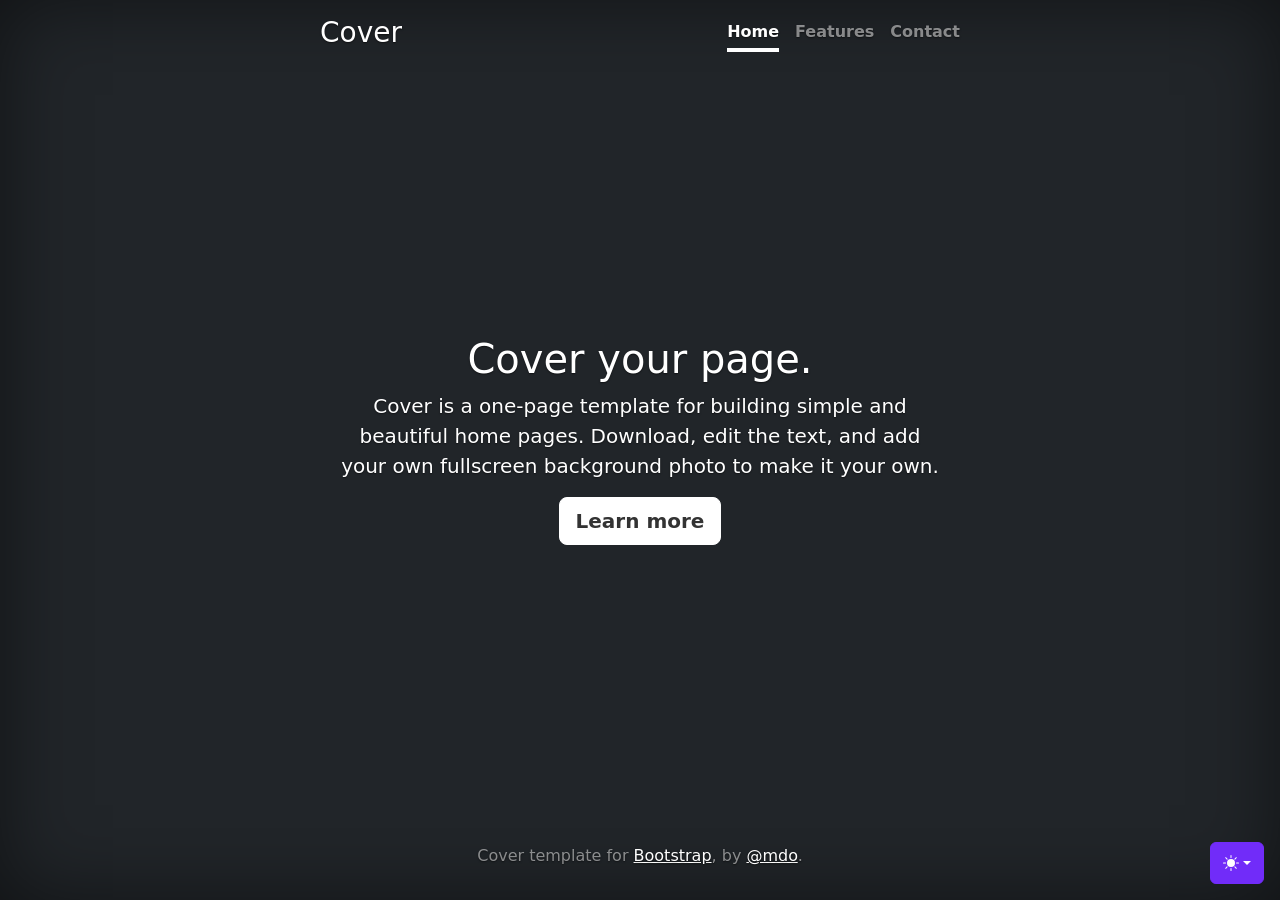
<file: bootstrap-5.3.7-examples/cover/index.html>
<!DOCTYPE html><html lang="en" class="h-100" data-bs-theme="auto"> <head><meta charset="utf-8"><meta name="viewport" content="width=device-width, initial-scale=1"><meta name="description" content=""><meta name="author" content="Mark Otto, Jacob Thornton, and Bootstrap contributors"><meta name="generator" content="Astro v5.9.2"><title>Cover Template · Bootstrap v5.3</title><link rel="canonical" href="https://getbootstrap.com/docs/5.3/examples/cover/"><script src="../assets/js/color-modes.js"></script><link href="../assets/dist/css/bootstrap.min.css" rel="stylesheet"><meta name="theme-color" content="#712cf9"><link href="cover.css" rel="stylesheet"><style>.bd-placeholder-img{font-size:1.125rem;text-anchor:middle;-webkit-user-select:none;-moz-user-select:none;user-select:none}@media (min-width: 768px){.bd-placeholder-img-lg{font-size:3.5rem}}.b-example-divider{width:100%;height:3rem;background-color:#0000001a;border:solid rgba(0,0,0,.15);border-width:1px 0;box-shadow:inset 0 .5em 1.5em #0000001a,inset 0 .125em .5em #00000026}.b-example-vr{flex-shrink:0;width:1.5rem;height:100vh}.bi{vertical-align:-.125em;fill:currentColor}.nav-scroller{position:relative;z-index:2;height:2.75rem;overflow-y:hidden}.nav-scroller .nav{display:flex;flex-wrap:nowrap;padding-bottom:1rem;margin-top:-1px;overflow-x:auto;text-align:center;white-space:nowrap;-webkit-overflow-scrolling:touch}.btn-bd-primary{--bd-violet-bg: #712cf9;--bd-violet-rgb: 112.520718, 44.062154, 249.437846;--bs-btn-font-weight: 600;--bs-btn-color: var(--bs-white);--bs-btn-bg: var(--bd-violet-bg);--bs-btn-border-color: var(--bd-violet-bg);--bs-btn-hover-color: var(--bs-white);--bs-btn-hover-bg: #6528e0;--bs-btn-hover-border-color: #6528e0;--bs-btn-focus-shadow-rgb: var(--bd-violet-rgb);--bs-btn-active-color: var(--bs-btn-hover-color);--bs-btn-active-bg: #5a23c8;--bs-btn-active-border-color: #5a23c8}.bd-mode-toggle{z-index:1500}.bd-mode-toggle .bi{width:1em;height:1em}.bd-mode-toggle .dropdown-menu .active .bi{display:block!important}
</style></head> <body class="d-flex h-100 text-center text-bg-dark"> <svg xmlns="http://www.w3.org/2000/svg" class="d-none"> <symbol id="check2" viewBox="0 0 16 16"> <path d="M13.854 3.646a.5.5 0 0 1 0 .708l-7 7a.5.5 0 0 1-.708 0l-3.5-3.5a.5.5 0 1 1 .708-.708L6.5 10.293l6.646-6.647a.5.5 0 0 1 .708 0z"></path> </symbol> <symbol id="circle-half" viewBox="0 0 16 16"> <path d="M8 15A7 7 0 1 0 8 1v14zm0 1A8 8 0 1 1 8 0a8 8 0 0 1 0 16z"></path> </symbol> <symbol id="moon-stars-fill" viewBox="0 0 16 16"> <path d="M6 .278a.768.768 0 0 1 .08.858 7.208 7.208 0 0 0-.878 3.46c0 4.021 3.278 7.277 7.318 7.277.527 0 1.04-.055 1.533-.16a.787.787 0 0 1 .81.316.733.733 0 0 1-.031.893A8.349 8.349 0 0 1 8.344 16C3.734 16 0 12.286 0 7.71 0 4.266 2.114 1.312 5.124.06A.752.752 0 0 1 6 .278z"></path> <path d="M10.794 3.148a.217.217 0 0 1 .412 0l.387 1.162c.173.518.579.924 1.097 1.097l1.162.387a.217.217 0 0 1 0 .412l-1.162.387a1.734 1.734 0 0 0-1.097 1.097l-.387 1.162a.217.217 0 0 1-.412 0l-.387-1.162A1.734 1.734 0 0 0 9.31 6.593l-1.162-.387a.217.217 0 0 1 0-.412l1.162-.387a1.734 1.734 0 0 0 1.097-1.097l.387-1.162zM13.863.099a.145.145 0 0 1 .274 0l.258.774c.115.346.386.617.732.732l.774.258a.145.145 0 0 1 0 .274l-.774.258a1.156 1.156 0 0 0-.732.732l-.258.774a.145.145 0 0 1-.274 0l-.258-.774a1.156 1.156 0 0 0-.732-.732l-.774-.258a.145.145 0 0 1 0-.274l.774-.258c.346-.115.617-.386.732-.732L13.863.1z"></path> </symbol> <symbol id="sun-fill" viewBox="0 0 16 16"> <path d="M8 12a4 4 0 1 0 0-8 4 4 0 0 0 0 8zM8 0a.5.5 0 0 1 .5.5v2a.5.5 0 0 1-1 0v-2A.5.5 0 0 1 8 0zm0 13a.5.5 0 0 1 .5.5v2a.5.5 0 0 1-1 0v-2A.5.5 0 0 1 8 13zm8-5a.5.5 0 0 1-.5.5h-2a.5.5 0 0 1 0-1h2a.5.5 0 0 1 .5.5zM3 8a.5.5 0 0 1-.5.5h-2a.5.5 0 0 1 0-1h2A.5.5 0 0 1 3 8zm10.657-5.657a.5.5 0 0 1 0 .707l-1.414 1.415a.5.5 0 1 1-.707-.708l1.414-1.414a.5.5 0 0 1 .707 0zm-9.193 9.193a.5.5 0 0 1 0 .707L3.05 13.657a.5.5 0 0 1-.707-.707l1.414-1.414a.5.5 0 0 1 .707 0zm9.193 2.121a.5.5 0 0 1-.707 0l-1.414-1.414a.5.5 0 0 1 .707-.707l1.414 1.414a.5.5 0 0 1 0 .707zM4.464 4.465a.5.5 0 0 1-.707 0L2.343 3.05a.5.5 0 1 1 .707-.707l1.414 1.414a.5.5 0 0 1 0 .708z"></path> </symbol> </svg> <div class="dropdown position-fixed bottom-0 end-0 mb-3 me-3 bd-mode-toggle"> <button class="btn btn-bd-primary py-2 dropdown-toggle d-flex align-items-center" id="bd-theme" type="button" aria-expanded="false" data-bs-toggle="dropdown" aria-label="Toggle theme (auto)"> <svg class="bi my-1 theme-icon-active" aria-hidden="true"><use href="#circle-half"></use></svg> <span class="visually-hidden" id="bd-theme-text">Toggle theme</span> </button> <ul class="dropdown-menu dropdown-menu-end shadow" aria-labelledby="bd-theme-text"> <li> <button type="button" class="dropdown-item d-flex align-items-center" data-bs-theme-value="light" aria-pressed="false"> <svg class="bi me-2 opacity-50" aria-hidden="true"><use href="#sun-fill"></use></svg>
Light
<svg class="bi ms-auto d-none" aria-hidden="true"><use href="#check2"></use></svg> </button> </li> <li> <button type="button" class="dropdown-item d-flex align-items-center" data-bs-theme-value="dark" aria-pressed="false"> <svg class="bi me-2 opacity-50" aria-hidden="true"><use href="#moon-stars-fill"></use></svg>
Dark
<svg class="bi ms-auto d-none" aria-hidden="true"><use href="#check2"></use></svg> </button> </li> <li> <button type="button" class="dropdown-item d-flex align-items-center active" data-bs-theme-value="auto" aria-pressed="true"> <svg class="bi me-2 opacity-50" aria-hidden="true"><use href="#circle-half"></use></svg>
Auto
<svg class="bi ms-auto d-none" aria-hidden="true"><use href="#check2"></use></svg> </button> </li> </ul> </div>  <div class="cover-container d-flex w-100 h-100 p-3 mx-auto flex-column"> <header class="mb-auto"> <div> <h3 class="float-md-start mb-0">Cover</h3> <nav class="nav nav-masthead justify-content-center float-md-end"> <a class="nav-link fw-bold py-1 px-0 active" aria-current="page" href="#">Home</a> <a class="nav-link fw-bold py-1 px-0" href="#">Features</a> <a class="nav-link fw-bold py-1 px-0" href="#">Contact</a> </nav> </div> </header> <main class="px-3"> <h1>Cover your page.</h1> <p class="lead">Cover is a one-page template for building simple and beautiful home pages. Download, edit the text, and add your own fullscreen background photo to make it your own.</p> <p class="lead"> <a href="#" class="btn btn-lg btn-light fw-bold border-white bg-white">Learn more</a> </p> </main> <footer class="mt-auto text-white-50"> <p>Cover template for <a href="https://getbootstrap.com/" class="text-white">Bootstrap</a>, by <a href="https://x.com/mdo" class="text-white">@mdo</a>.</p> </footer> </div>   <script src="../assets/dist/js/bootstrap.bundle.min.js" class="astro-vvvwv3sm"></script>  </body> </html>
</file>
<file: style.css>
/* ==========================================================================
   DODO Vietnamese Restaurant Design System
   ========================================================================== */
:root {
    /* Color Palette */
    --dodo-dark-green: #00322A;
    --dodo-gold: #EFD987;
    --dodo-gold-light: #EFD987;
    --dodo-gold-dark: #B88E3E;
    --dodo-beige: #FCF8F2;
    --dodo-text-muted: #A3B5B0;

    /* Gradients */
    --gold-gradient: linear-gradient(135deg, var(--dodo-gold-light) 0%, var(--dodo-gold) 50%, var(--dodo-gold-dark) 100%);

    /* Fonts */
    --font-serif: 'Playfair Display', 'Cinzel', Georgia, serif;
    --font-sans: 'DM Sans', -apple-system, BlinkMacSystemFont, "Segoe UI", Roboto, sans-serif;

    /* Layout */
    --header-height: 60px;
    --header-height-mobile: 70px;
    --transition-normal: 0.3s cubic-bezier(0.4, 0, 0.2, 1);
    --transition-fast: 0.15s ease;
}

html {
    scroll-behavior: smooth;
}

/* ==========================================================================
   Reset & Globals
   ========================================================================== */
body {
    font-family: var(--font-sans);
    background-color: var(--dodo-dark-green);
    /* Changed to brand dark green #00281F to keep the background cohesive */
    color: var(--dodo-beige);
    overflow-x: hidden;
}

/* Utilities */
.font-serif {
    font-family: var(--font-serif);
}

.text-gradient-gold {
    background: var(--gold-gradient);
    -webkit-background-clip: text;
    -webkit-text-fill-color: transparent;
    background-clip: text;
    display: inline-block;
}

/* ==========================================================================
   Header & Navigation
   ========================================================================== */
.dodo-header {
    height: var(--header-height);
    background-color: #00322A;
    backdrop-filter: none;
    -webkit-backdrop-filter: none;
    border-bottom: none;
    z-index: 1050;
    display: flex;
    align-items: center;
    position: sticky;
    top: 0;
    transition: background-color var(--transition-normal), box-shadow var(--transition-normal);
}

.dodo-header.is-scrolled {
    background-color: #00322A;
    box-shadow: none;
}

.header-nav-container {
    display: flex;
    justify-content: space-between;
    align-items: center;
    width: 100%;
    max-width: 1300px;
    margin: 0 auto;
    padding: 0 40px;
    height: 100%;
    position: relative;
}

.mobile-nav-container,
.mobile-drawer-overlay,
.mobile-drawer-panel {
    display: none;
}

.left-nav {
    display: flex;
    gap: 48px;
    align-items: center;
}

.right-nav {
    display: flex;
    gap: 48px;
    align-items: center;
    margin-left: auto;
}

/* Cart Icon Badge */
.dodo-nav-link {
    position: relative;
}

.cart-badge {
    position: absolute;
    top: -8px;
    right: -8px;
    background-color: #ff4444;
    color: white;
    font-family: var(--font-sans);
    font-size: 0.7rem;
    font-weight: 700;
    min-width: 20px;
    height: 20px;
    border-radius: 10px;
    display: flex;
    align-items: center;
    justify-content: center;
    padding: 0 5px;
    z-index: 10;
}

/* Nav links styling */
.dodo-nav-link {
    font-family: var(--font-sans);
    color: var(--dodo-gold);
    font-size: 0.95rem;
    font-weight: 500;
    letter-spacing: 0.5px;
    transition: color var(--transition-fast);
    text-decoration: none;
    display: inline-flex;
    align-items: center;
}

.dodo-nav-link:hover {
    color: var(--dodo-gold-light);
}

.dodo-nav-icon {
    width: 24px;
    height: 24px;
    margin-left: 8px;
    object-fit: contain;
    transition: transform var(--transition-fast);
}

.dodo-nav-link:hover .dodo-nav-icon {
    transform: scale(1.08);
}

/* Logo placement & sizing */
.dodo-logo-link {
    position: absolute;
    top: 0;
    left: 50%;
    transform: translateX(-50%);
    z-index: 1010;
    transition: transform var(--transition-normal);
}

.dodo-logo-link:hover {
    transform: translateX(-50%) scale(1.03);
}

.dodo-logo-img {
    width: 130px;
    height: auto;
    display: block;
}

/* Language selector */
.lang-selector {
    color: var(--dodo-gold);
    font-family: var(--font-sans);
    font-size: 0.95rem;
    font-weight: 500;
}

.lang-link {
    color: var(--dodo-gold);
    text-decoration: none;
    transition: color var(--transition-fast);
}

.lang-link:hover {
    color: var(--dodo-gold-light);
}

/* Mobile Toggle overrides */
.navbar-toggler {
    color: var(--dodo-beige);
}

/* Offcanvas custom menu */
.dodo-offcanvas {
    background-color: var(--dodo-dark-green) !important;
    border-right: 1px solid rgba(212, 175, 55, 0.2) !important;
}

.dodo-offcanvas .nav-link {
    color: var(--dodo-beige) !important;
    font-family: var(--font-sans);
    font-size: 1.1rem;
    font-weight: 500;
    letter-spacing: 2px;
}

.dodo-offcanvas .nav-link.active,
.dodo-offcanvas .nav-link:hover {
    color: var(--dodo-gold) !important;
}

/* ==========================================================================
   Hero Section
   ========================================================================== */
.dodo-hero {
    height: calc(100vh - var(--header-height));
    min-height: 600px;
    background-image: url('images/Frame.png');
    background-size: cover;
    background-position: center;
    background-repeat: no-repeat;
    overflow: hidden;
}

/* Ambient dark-gold lighting overlay */
.hero-overlay {
    position: absolute;
    top: 0;
    left: 0;
    width: 100%;
    height: 100%;
    background: linear-gradient(to bottom,
            rgba(0, 0, 0, 0.4) 0%,
            rgba(0, 0, 0, 0.1) 30%,
            rgba(0, 0, 0, 0.1) 60%,
            rgba(0, 0, 0, 0.6) 100%);
    z-index: 1;
}

.hero-container {
    height: 100%;
    display: flex;
    flex-direction: column;
    justify-content: center;
    position: relative;
}

.hero-text-block {
    display: inline-flex;
    flex-direction: column;
    align-items: center;
    position: relative;
    width: 100%;
    max-width: 600px;
    /* Expanded to slide 'Vietnamese' and 'Restaurant' further outwards */
    margin: 8px auto 0 auto;
    /* Moved down a bit with top margin */
    z-index: 2;
}

.hero-top-title {
    font-family: 'SVN-Noe Display', var(--font-serif);
    font-size: 96px;
    font-weight: 500;
    letter-spacing: 0.05em;
    color: var(--dodo-gold-light);
    margin: 0;
    line-height: 0.95;
    text-shadow: 0 4px 15px rgba(0, 0, 0, 0.5);
    text-transform: uppercase;
}

.hero-middle-row {
    display: flex;
    justify-content: space-between;
    align-items: center;
    width: 100%;
    margin: 8px 0;
    padding: 0 6px;
}

.hero-subtext {
    font-family: var(--font-sans);
    font-size: 1.25rem;
    font-weight: 400;
    color: var(--dodo-gold-light);
    letter-spacing: 0.5px;
    text-shadow: 0 2px 8px rgba(0, 0, 0, 0.4);
}

.hero-main-title {
    font-family: 'SVN-Noe Display', var(--font-serif);
    font-size: 96px;
    font-weight: 700;
    letter-spacing: 0.02em;
    color: var(--dodo-gold-light);
    margin: 0;
    line-height: 0.85;
    text-transform: uppercase;
    filter: drop-shadow(0 4px 20px rgba(0, 0, 0, 0.6));
}

/* Welcome box bottom left */
.hero-bottom-content {
    position: absolute;
    bottom: 12%;
    /* Vertically positioned exactly above the chair backrest */
    left: 31%;
    /* Positioned to the right of the leftmost chair as shown in reference */
    z-index: 2;
    width: auto;
}

.hero-welcome-text {
    font-family: var(--font-sans);
    color: #EFD987;
    /* Custom warm gold color requested */
    font-style: normal;
    font-weight: 400;
    line-height: 1.6;
    letter-spacing: 0.5px;
    max-width: 550px;
    /* Expanded to ensure it wraps into exactly 2 lines without spilling into a 3rd */
    text-shadow: 0 2px 8px rgba(0, 0, 0, 0.6);
}

/* ==========================================================================
   Hero Section Animations
   ========================================================================== */
.hero-container {
    opacity: 0;
    transform: translateY(20px);
    transition: all 0.5s ease;
}

.hero-container.active {
    opacity: 1;
    transform: translateY(0);
}

.hero-top-title,
.hero-middle-row,
.hero-main-title {
    opacity: 0;
    transform: translateY(15px);
    transition: all 0.4s ease;
}

.hero-top-title.active {
    opacity: 1;
    transform: translateY(0);
    transition-delay: 0.1s;
}

.hero-middle-row.active {
    opacity: 1;
    transform: translateY(0);
    transition-delay: 0.2s;
}

.hero-main-title.active {
    opacity: 1;
    transform: translateY(0);
    transition-delay: 0.3s;
}

/* ==========================================================================
   Responsive Adaptations
   ========================================================================== */

/* Tablet & Mobile Layouts (< 1024px) */
@media (max-width: 1024px) {
    .hero-top-title {
        font-size: 3.5rem;
        letter-spacing: 0.15em;
    }

    .hero-main-title {
        font-size: 5.5rem;
        letter-spacing: 0.12em;
    }

    .hero-subtext {
        font-size: 1rem;
        letter-spacing: 2px;
    }

    .dodo-logo-svg {
        width: 80px;
        height: 80px;
    }

    .dodo-logo-link {
        top: -8px;
    }
}

@media (max-width: 768px) {
    .dodo-header {
        height: var(--header-height-mobile);
        display: flex;
        align-items: center;
    }

    .header-nav-container {
        display: none !important;
    }

    .mobile-nav-container {
        display: flex !important;
        width: 100%;
        justify-content: space-between;
        align-items: center;
        padding: 0 16px;
        height: 100%;
    }

    .mobile-logo-link {
        display: flex;
        align-items: center;
    }

    .mobile-logo-img {
        height: 70px;
        width: auto;
        display: block;
        object-fit: contain;
    }

    .mobile-right-utils {
        display: flex;
        align-items: center;
        gap: 14px;
        margin-left: auto;
    }

    .mobile-cart-link {
        display: flex;
        align-items: center;
        justify-content: center;
        width: 44px;
        height: 44px;
        color: var(--dodo-gold);
        transition: transform var(--transition-fast), color var(--transition-fast);
    }

    .mobile-cart-link:hover,
    .mobile-cart-link:active {
        color: var(--dodo-gold-light);
        transform: scale(1.05);
    }

    .mobile-cart-icon {
        width: 24px;
        height: 24px;
        object-fit: contain;
    }

    .mobile-menu-trigger {
        width: 44px;
        height: 44px;
        background: transparent;
        border: none;
        padding: 0;
        display: flex;
        flex-direction: column;
        justify-content: center;
        align-items: center;
        gap: 5px;
        cursor: pointer;
        position: relative;
        z-index: 1070;
    }

    .hamburger-line {
        display: block;
        width: 22px;
        height: 1.5px;
        background-color: var(--dodo-gold);
        border-radius: 2px;
        transition: transform 0.3s cubic-bezier(0.4, 0, 0.2, 1),
            opacity 0.3s cubic-bezier(0.4, 0, 0.2, 1);
    }

    .mobile-menu-trigger:active .hamburger-line {
        transform: scale(0.95);
    }

    /* Morphing animation to 'X' */
    .mobile-menu-trigger.is-open .line-1 {
        transform: translateY(6.5px) rotate(45deg);
    }

    .mobile-menu-trigger.is-open .line-2 {
        opacity: 0;
        transform: scaleX(0);
    }

    .mobile-menu-trigger.is-open .line-3 {
        transform: translateY(-6.5px) rotate(-45deg);
    }

    /* Custom Mobile Drawer Overlay & Panel */
    .mobile-drawer-overlay {
        display: block;
        position: fixed;
        top: 0;
        left: 0;
        width: 100vw;
        height: 100vh;
        background-color: rgba(0, 0, 0, 0.5);
        backdrop-filter: blur(4px);
        -webkit-backdrop-filter: blur(4px);
        opacity: 0;
        pointer-events: none;
        z-index: 1040;
        transition: opacity 300ms cubic-bezier(0.4, 0, 0.2, 1);
    }

    .mobile-drawer-overlay.is-open {
        opacity: 1;
        pointer-events: auto;
    }

    .mobile-drawer-panel {
        display: flex;
        position: fixed;
        top: 0;
        right: 0;
        width: 100vw;
        height: 100vh;
        background-color: var(--dodo-dark-green);
        z-index: 1045;
        transform: translateX(100%);
        transition: transform 300ms cubic-bezier(0.4, 0, 0.2, 1);
        flex-direction: column;
        padding: 110px 32px 30px 32px;
    }

    .mobile-drawer-panel.is-open {
        transform: translateX(0);
    }

    .mobile-drawer-body {
        flex-grow: 1;
        overflow-y: auto;
    }

    .mobile-drawer-nav {
        display: flex;
        flex-direction: column;
        gap: 24px;
    }

    .mobile-drawer-link {
        font-family: var(--font-serif);
        font-size: 32px;
        font-weight: 400;
        color: var(--dodo-gold);
        text-decoration: none;
        letter-spacing: 0.5px;
        transition: color var(--transition-fast), padding-left var(--transition-fast);
        padding: 6px 0;
        display: block;
    }

    .mobile-drawer-link:hover,
    .mobile-drawer-link:active,
    .mobile-drawer-link.active {
        color: var(--dodo-gold-light);
        padding-left: 6px;
    }

    .dodo-hero {
        height: calc(100vh - var(--header-height-mobile));
    }

    .hero-text-block {
        max-width: 260px;
        /* Expanded for mobile to slide text outwards */
        margin-top: 20px;
    }

    .hero-top-title {
        font-size: 48px;
        letter-spacing: 0.05em;
    }

    .hero-main-title {
        font-size: 48px;
        letter-spacing: 0.02em;
    }

    .hero-subtext {
        font-size: 0.85rem;
        letter-spacing: 0.5px;
    }

    .hero-middle-row {
        margin: 4px 0;
        padding: 0 4px;
    }

    .hero-bottom-content {
        position: relative !important;
        left: auto !important;
        /* Reset desktop left offset on mobile */
        margin-top: 40px;
        padding: 24px !important;
        background: rgba(0, 40, 31, 0.4);
        backdrop-filter: blur(5px);
        border-radius: 8px;
        border: 1px solid rgba(212, 175, 55, 0.1);
        width: 90% !important;
        margin-left: auto;
        margin-right: auto;
    }

    .hero-welcome-text {
        font-size: 0.95rem !important;
        text-align: center;
        margin: 0 auto;
    }
}

/* ==========================================================================
   About Detail Section
   ========================================================================== */
.dodo-about-section {
    background-color: var(--dodo-dark-green);
    padding: 100px 0 60px 0;
    /* Keep top padding at 100px, reduce bottom padding to 80px */
    color: var(--dodo-beige);
    border-top: 1px solid rgba(212, 175, 55, 0.1);
}

.dodo-about-container {
    max-width: 1200px;
    margin: 0 auto;
}

.about-image-wrapper {
    width: 100%;
    max-width: 480px;
    aspect-ratio: 1 / 1;
    overflow: hidden;
    box-shadow: 0 10px 30px rgba(0, 0, 0, 0.3);
}

.about-img {
    width: 100%;
    height: 100%;
    object-fit: cover;
    transition: transform var(--transition-normal);
}

.about-img:hover {
    transform: scale(1.03);
}

.about-text-wrapper {
    max-width: 580px;
    margin: 0 auto;
}

.about-title {
    font-family: 'SVN-Noe Display', var(--font-serif);
    font-size: 3.25rem;
    font-weight: 700;
    color: var(--dodo-gold);
    margin-bottom: 24px;
    letter-spacing: 0.05em;
    line-height: 1.15;
    text-transform: uppercase;
}

.about-description {
    font-family: var(--font-sans);
    font-size: 1.05rem;
    font-weight: 400;
    color: #EFD987;
    line-height: 1.8;
    letter-spacing: 0.3px;
    margin: 0;
}

/* Responsive Adaptations for About Detail Section */
@media (max-width: 768px) {
    .dodo-about-section {
        padding: 60px 0;
    }

    .about-title {
        font-size: 2rem;
        margin-bottom: 16px;
    }

    .about-image-wrapper {
        max-width: 320px;
        margin-bottom: 24px;
    }
}

/* ==========================================================================
   O NÁS Info Section
   ========================================================================== */
.onas-info-section {
    background-color: var(--dodo-dark-green);
    padding: 100px 0;
    color: var(--dodo-beige);
}

.onas-info-container {
    max-width: 1200px;
    margin: 0 auto;
    display: flex;
    justify-content: center;
    padding: 0 40px;
}

.onas-info-box {
    background-color: transparent;
    border: 2px solid var(--dodo-gold);
    padding: 60px 50px;
    max-width: 900px;
    width: 100%;
    text-align: center;
    position: relative;
}

.onas-info-title {
    font-family: 'SVN-Noe Display', var(--font-serif);
    font-size: 2.5rem;
    font-weight: 700;
    color: var(--dodo-gold);
    margin-bottom: 24px;
    letter-spacing: 0.05em;
    text-transform: uppercase;
}

.onas-info-text {
    font-family: var(--font-sans);
    font-size: 1.05rem;
    font-weight: 400;
    color: var(--dodo-gold);
    line-height: 1.8;
    margin-bottom: 32px;
}

.onas-info-btn {
    display: inline-block;
    background-color: var(--dodo-gold);
    color: var(--dodo-dark-green);
    font-family: var(--font-sans);
    font-size: 0.95rem;
    font-weight: 700;
    text-transform: uppercase;
    padding: 14px 36px;
    text-decoration: none;
    transition: all var(--transition-normal);
    letter-spacing: 1px;
}

.onas-info-btn:hover {
    background-color: var(--dodo-gold-light);
    color: var(--dodo-dark-green);
    transform: translateY(-2px);
    box-shadow: 0 4px 12px rgba(239, 217, 135, 0.3);
}

/* Responsive for O NÁS Info Section */
@media (max-width: 768px) {
    .onas-info-section {
        padding: 60px 0;
    }

    .onas-info-container {
        padding: 0 20px;
    }

    .onas-info-box {
        padding: 40px 24px;
        border-width: 1.5px;
    }

    .onas-info-title {
        font-size: 1.8rem;
        margin-bottom: 20px;
    }

    .onas-info-text {
        font-size: 0.95rem;
        line-height: 1.7;
        margin-bottom: 28px;
    }

    .onas-info-btn {
        padding: 12px 28px;
        font-size: 0.85rem;
        width: 100%;
        max-width: 280px;
    }
}

/* ==========================================================================
   Quote Banner Section
   ========================================================================== */
.dodo-quote-section {
    background-color: var(--dodo-dark-green);
    padding: 0 0 80px 0;
    /* Creates vertical green padding below card */
    margin: 0;
}

.dodo-quote-container {
    max-width: 1440px;
    /* Expanded so that the card sits closer to the screen edges */
    margin: 0 auto;
    padding: 0 40px;
    /* Aligns left and right green margins exactly with other sections */
}

.quote-banner-card {
    width: 100%;
    height: 480px;
    background-size: cover;
    background-position: center;
    background-repeat: no-repeat;
    position: relative;
    overflow: hidden;
    box-shadow: 0 10px 30px rgba(0, 0, 0, 0.3);
}

.quote-card-overlay {
    position: absolute;
    top: 0;
    left: 0;
    width: 100%;
    height: 100%;
    background: rgba(0, 0, 0, 0.35);
    /* Protect calligraphic gold text readability while keeping image bright */
    display: flex;
    justify-content: center;
    align-items: center;
    padding: 40px;
}

.quote-text {
    font-family: 'Caveat', cursive;
    font-size: 2.6rem;
    color: var(--dodo-gold);
    /* Custom warm color #EFD987 */
    text-align: center;
    line-height: 1.5;
    max-width: 1185px;
    /* Exact width from Figma properties */
    width: 100%;
    margin: 0 auto;
    text-shadow: 0 2px 12px rgba(0, 0, 0, 0.6);
    letter-spacing: 0.5px;
}

/* Responsive Adaptations for Quote Banner Section */
@media (max-width: 768px) {
    .dodo-quote-section {
        padding: 0 0 40px 0;
    }

    .quote-banner-card {
        height: 280px;
    }

    .quote-text {
        font-size: 1.5rem;
        line-height: 1.4;
        padding: 0 10px;
    }
}

/* ==========================================================================
   Features Section
   ========================================================================== */
.dodo-features-section {
    background-color: var(--dodo-dark-green);
    padding: 10px 0;
    color: var(--dodo-gold);
}

.dodo-features-container {
    max-width: 1200px;
    margin: 0 auto;
}

.features-section-title {
    font-family: 'SVN-Noe Display', var(--font-serif);
    font-size: 2.8rem;
    font-weight: 700;
    color: var(--dodo-gold);
    text-align: center;
    margin-bottom: 90px;
    /* Increased to lower the horizontal line down */
    letter-spacing: 0.05em;
    text-transform: uppercase;
}

.features-row {
    position: relative;
    padding-top: 30px;
    gap: 0 !important;
    /* Remove Bootstrap gap to bring products closer */
    margin-left: 0 !important;
    margin-right: 0 !important;
}

.features-row::before {
    content: '';
    position: absolute;
    top: 0;
    left: 50%;
    transform: translateX(-50%);
    width: 100vw;
    /* Stretches the horizontal line edge-to-edge full width */
    height: 1px;
    background-color: var(--dodo-gold);
    /* Solid #EFD987 border matching Figma specs */
    z-index: 1;
}

.feature-column {
    display: flex;
    flex-direction: column;
    align-items: center;
    text-align: center;
    position: relative;
    padding: 0 5px 80px 5px;
    /* Reduced horizontal padding to 5px to bring products much closer together */
}

/* Vertical borders on desktop (screens >= 992px) */
@media (min-width: 992px) {
    .feature-column {
        margin-top: 0 !important;
        /* Removes Bootstrap gutter top margin on desktop to align horizontal spacing */
    }

    .feature-column:not(:last-child)::after {
        content: '';
        position: absolute;
        right: 0;
        top: 0;
        /* Touches the horizontal line exactly at the top */
        height: calc(100% - 15px);
        /* Stretches the line down while stopping 15px before the bottom padding ends */
        /* Slightly shorter at the bottom to prevent sticking out */
        width: 1px;
        background-color: var(--dodo-gold);
        /* Solid #EFD987 border matching Figma specs */
    }
}

.feature-card {
    display: flex;
    flex-direction: column;
    align-items: center;
    width: 100%;
}

.feature-icon {
    width: 72px;
    height: 72px;
    /* Fixed height guarantees all titles align on the same baseline */
    object-fit: contain;
    margin-bottom: 28px;
    transition: transform var(--transition-normal);
}

.feature-card:hover .feature-icon {
    transform: scale(1.08);
}

.feature-title {
    font-family: 'SVN-Noe Display', var(--font-serif);
    font-size: 1.5rem;
    font-weight: 700;
    color: var(--dodo-gold);
    margin-bottom: 16px;
    letter-spacing: 0.02em;
}

.feature-desc {
    font-family: var(--font-sans);
    /* DM Sans */
    font-size: 0.9rem;
    font-weight: 400;
    color: var(--dodo-gold);
    line-height: 1.6;
    margin: 0;
    max-width: 240px;
    /* Forces optimal line wrap */
}

/* Responsive Adaptations for Features Section */
@media (max-width: 991px) {
    .dodo-features-section {
        padding: 60px 0;
    }

    .features-section-title {
        font-size: 2rem;
        margin-bottom: 40px;
    }

    .feature-column {
        padding: 0 15px;
    }

    .feature-column:not(:last-child) {
        border-bottom: 1px solid var(--dodo-gold);
        /* Solid #EFD987 border matching Figma specs */
        padding-bottom: 30px;
        margin-bottom: 10px;
    }

    /* Remove vertical borders on mobile/tablet */
    .feature-column::after {
        display: none;
    }

    .features-row::before {
        display: none;
    }
}

@media (max-width: 768px) {
    .dodo-features-section {
        padding: 50px 0;
    }

    .features-section-title {
        font-size: 1.75rem;
        margin-bottom: 30px;
        padding: 0 20px;
    }

    .feature-column {
        padding: 30px 20px;
    }

    .feature-icon {
        width: 60px;
        height: 60px;
        margin-bottom: 20px;
    }

    .feature-title {
        font-size: 1.25rem;
        margin-bottom: 12px;
    }

    .feature-desc {
        font-size: 0.85rem;
        max-width: 100%;
    }
}

/* ==========================================================================
   Booking Section
   ========================================================================== */
.dodo-booking-section {
    position: relative;
    width: 100%;
    min-height: 600px;
    display: flex;
    align-items: center;
    justify-content: center;
    overflow: hidden;
    /* Hides fuzzy blurred edges of the background pseudo-element */
}

.dodo-booking-section::before {
    content: '';
    position: absolute;
    top: -20px;
    /* Offset ensures blurred edges are clipped and hidden */
    left: -20px;
    right: -20px;
    bottom: -20px;
    background-image: url('images/img3.png');
    background-size: cover;
    background-position: center;
    background-repeat: no-repeat;
    filter: blur(8px);
    /* Blurs the background image */
    z-index: 0;
}

.booking-section-overlay {
    width: 100%;
    height: 100%;
    padding: 100px 0;
    background: rgba(0, 0, 0, 0.45);
    /* Protect readability over background image */
    display: flex;
    align-items: center;
    justify-content: center;
    position: relative;
    z-index: 1;
    /* Sits above the blurred background image */
}

.dodo-booking-container {
    max-width: 1200px;
    margin: 0 auto;
    padding: 0 40px;
    display: flex;
    justify-content: center;
    width: 100%;
}

.booking-box {
    background-color: var(--dodo-gold);
    /* Solid #EFD987 */
    color: var(--dodo-dark-green);
    /* Dark green text */
    padding: 60px 50px;
    max-width: 900px;
    /* Expanded for a wider, more spacious golden booking box */
    width: 100%;
    text-align: center;
    position: relative;
    box-shadow: 0 15px 40px rgba(0, 0, 0, 0.4);
    outline: 1px solid var(--dodo-dark-green);
    outline-offset: -12px;
    /* Creates the inner dark green border */
}

.booking-open-icon {
    width: 130px;
    height: auto;
    object-fit: contain;
    margin-bottom: 28px;
}

.booking-title {
    font-family: 'SVN-Noe Display', var(--font-serif);
    font-size: 2.5rem;
    font-weight: 700;
    color: var(--dodo-dark-green);
    margin-bottom: 20px;
    letter-spacing: 0.05em;
}

.booking-text {
    font-family: var(--font-sans);
    /* DM Sans */
    font-size: 1.05rem;
    font-weight: 400;
    color: var(--dodo-dark-green);
    line-height: 1.7;
    margin-bottom: 32px;
    max-width: 580px;
    margin-left: auto;
    margin-right: auto;
}

.booking-btn {
    display: inline-block;
    background-color: var(--dodo-dark-green);
    color: var(--dodo-gold);
    /* #EFD987 text */
    font-family: var(--font-sans);
    font-size: 0.95rem;
    font-weight: 700;
    text-transform: uppercase;
    padding: 14px 36px;
    border: 1px solid var(--dodo-dark-green);
    text-decoration: none;
    transition: all var(--transition-normal);
    letter-spacing: 1px;
}

.booking-btn:hover {
    background-color: #004D41;
    color: var(--dodo-gold);
    border-color: #004D41;
}

/* Responsive Adaptations for Booking Section */
@media (max-width: 768px) {
    .booking-section-overlay {
        padding: 60px 0;
    }

    .booking-box {
        padding: 40px 24px;
        outline-offset: -8px;
    }

    .booking-open-icon {
        width: 100px;
        margin-bottom: 20px;
    }

    .booking-title {
        font-size: 1.8rem;
        margin-bottom: 16px;
    }

    .booking-text {
        font-size: 0.95rem;
        margin-bottom: 24px;
    }

    .booking-btn {
        padding: 12px 28px;
        font-size: 0.9rem;
    }
}

/* ==========================================================================
   Map Section
   ========================================================================== */
.dodo-map-section {
    background-color: var(--dodo-dark-green);
    padding: 50px 0 0px 0;
    /* Giảm padding-top từ 60px xuống 50px để map hạ thấp 10px */
    position: relative;
}

.dodo-map-container {
    max-width: 1200px;
    margin: 0 auto;
    padding: 0;
    /* Không có padding - map rộng tối đa */
}

.map-wrapper {
    width: 100%;
    height: 450px;
    margin-top: 30px;
    margin-bottom: 40px;
    overflow: hidden;
}

.map-iframe {
    width: 100%;
    height: 100%;
    display: block;
    filter: grayscale(20%) brightness(0.95);
    /* Slight effect to match design */
}

.map-contact-title {
    text-align: center;
    padding-top: 20px;
}

.map-contact-title h2 {
    font-family: 'SVN-Noe Display', var(--font-serif);
    font-size: 2.8rem;
    font-weight: 700;
    color: var(--dodo-gold);
    letter-spacing: 0.05em;
    text-transform: uppercase;
    margin: 0;
}

/* Responsive */
@media (max-width: 768px) {
    .map-wrapper {
        height: 300px;
        margin-bottom: 30px;
    }

    .map-contact-title h2 {
        font-size: 2rem;
    }
}

/* ==========================================================================
   Contact Section
   ========================================================================== */
.dodo-contact-section {
    background-color: var(--dodo-dark-green);
    padding: 0 0 0 0;
    /* Removed all padding */
    color: var(--dodo-gold);
}

.dodo-contact-container {
    max-width: 1200px;
    margin: 0 auto;
}

.contact-section-title {
    font-family: 'SVN-Noe Display', var(--font-serif);
    font-size: 2.8rem;
    font-weight: 700;
    color: var(--dodo-gold);
    text-align: center;
    margin-bottom: 90px;
    letter-spacing: 0.05em;
    text-transform: uppercase;
    padding-top: 80px;
}

.contact-row {
    position: relative;
    padding-top: 0;
    padding-bottom: 0;
    margin-left: 0 !important;
    margin-right: 0 !important;
}

/* Full-width horizontal border at top of columns */
.contact-row::before {
    content: '';
    position: absolute;
    top: 0;
    left: 50%;
    transform: translateX(-50%);
    width: 100vw;
    height: 1px;
    background-color: var(--dodo-gold);
    z-index: 1;
}

/* Full-width horizontal border at bottom of columns */
.contact-row::after {
    content: '';
    position: absolute;
    bottom: 0;
    left: 50%;
    transform: translateX(-50%);
    width: 100vw;
    height: 1px;
    background-color: var(--dodo-gold);
    z-index: 1;
}

.contact-column {
    display: flex;
    flex-direction: column;
    align-items: center;
    text-align: center;
    position: relative;
    padding: 40px 30px;
}

/* Vertical borders on desktop (screens >= 992px) */
@media (min-width: 992px) {
    .contact-column {
        margin-top: 0 !important;
        position: relative;
    }

    /* Add left border to columns 2, 3, and 4 with padding from top/bottom */
    .contact-column:nth-child(2)::before,
    .contact-column:nth-child(3)::before,
    .contact-column:nth-child(4)::before {
        content: '';
        position: absolute;
        left: 0;
        top: 40px;
        height: calc(100% - 80px);
        width: 1px;
        background-color: var(--dodo-gold);
    }
}

.contact-card {
    display: flex;
    flex-direction: column;
    align-items: center;
    width: 100%;
}

.contact-icon {
    height: 48px;
    width: auto;
    object-fit: contain;
    margin-bottom: 20px;
    transition: transform var(--transition-normal);
}

.contact-card:hover .contact-icon {
    transform: scale(1.08);
}

.contact-title {
    font-family: 'SVN-Noe Display', var(--font-serif);
    font-size: 1.4rem;
    font-weight: 700;
    color: var(--dodo-gold);
    margin-bottom: 16px;
    letter-spacing: 0.02em;
}

.contact-desc {
    font-family: var(--font-sans);
    /* DM Sans */
    font-size: 0.9rem;
    font-weight: 400;
    color: var(--dodo-gold);
    line-height: 1.6;
}

.contact-info-item {
    margin: 0 0 6px 0;
}

.contact-info-item:last-child {
    margin-bottom: 0;
}

.contact-link-underline {
    color: var(--dodo-gold);
    text-decoration: underline;
    transition: opacity var(--transition-fast);
}

.contact-link-underline:hover {
    opacity: 0.8;
    color: var(--dodo-gold);
}

/* Responsive Adaptations for Contact Section */
@media (max-width: 991px) {
    .dodo-contact-section {
        padding: 0 0 60px 0;
    }

    .contact-section-title {
        font-size: 2rem;
        margin-bottom: 40px;
        padding-top: 40px;
    }

    .contact-column {
        padding: 24px 15px;
    }

    /* Horizontal divider lines for mobile stacked layout */
    .contact-column:not(:last-child) {
        border-bottom: 1px solid var(--dodo-gold);
        /* Solid #EFD987 border matching Figma specs */
        padding-bottom: 24px;
    }
}

.contact-icons-wrapper {
    display: flex;
    justify-content: center;
    gap: 15px;
    /* Spacing between phone and email icons */
    margin-bottom: 20px;
    height: 48px;
    /* Matches the height of other contact icons */
    align-items: center;
}

.contact-icon-split {
    height: 32px;
    /* Reduced to balance visual weight next to each other */
    width: auto;
    object-fit: contain;
    transition: transform var(--transition-normal);
}

/* ==========================================================================
   Footer Section
   ========================================================================== */
.dodo-footer {
    background-color: var(--dodo-dark-green);
    padding: 45px 0 70px 0;
    /* Snug spacing below the bottom contact border line */
    color: var(--dodo-gold);
    border-top: none;
    /* Removed duplicate top line since contact section bottom line handles it */
}

.dodo-footer-container {
    max-width: 1200px;
    margin: 0 auto;
}

.footer-nav {
    display: flex;
    justify-content: center;
    align-items: center;
    flex-wrap: wrap;
    gap: 116px;
    /* Increased gap to space footer links further apart */
    margin-top: 20px;
    /* Added 20px top margin as requested */
    margin-bottom: 45px;
}

.footer-nav-link {
    font-family: var(--font-sans);
    font-size: 0.95rem;
    font-weight: 500;
    color: var(--dodo-gold);
    /* #EFD987 color */
    text-decoration: none;
    letter-spacing: 1px;
    /* Increased letter-spacing for premium feel */
    transition: opacity var(--transition-fast);
}

.footer-nav-link:hover {
    opacity: 0.8;
    color: var(--dodo-gold);
}

.footer-lang-selector {
    display: inline-flex;
    align-items: center;
}

.footer-lang-separator {
    margin: 0 8px;
    color: var(--dodo-gold);
    opacity: 1;
    /* Match the full opacity of the adjacent navigation links */
    font-family: var(--font-sans);
    font-size: 0.95rem;
}

.footer-logo-wrapper {
    display: flex;
    justify-content: center;
    width: 100%;
}

.footer-logo {
    width: 90%;
    max-width: 960px;
    /* Expanded to stretch widely across the page container as in the mockup */
    height: auto;
    object-fit: contain;
    opacity: 0.95;
    transition: opacity var(--transition-normal);
}

.footer-logo:hover {
    opacity: 1;
}

/* Responsive Adaptations for Footer Section */
@media (max-width: 768px) {
    .dodo-footer {
        padding: 0 0 40px 0;
    }

    .footer-nav {
        flex-direction: row;
        flex-wrap: wrap;
        justify-content: center;
        gap: 12px 20px;
        margin-top: -30px;
        margin-bottom: 30px;
    }

    .footer-nav-link {
        font-size: 0.875rem;
    }

    .footer-logo {
        max-width: 320px;
        /* Scale down on mobile screen sizes */
    }
}

/* ==========================================================================
   Menu Page Styles (Figma Frame 7)
   ========================================================================== */
.dodo-menu-section {
    background-color: var(--dodo-dark-green);
    color: var(--dodo-gold);
}

.dodo-menu-section .container {
    max-width: 1280px;
    /* Rộng hơn một chút để cards dàn ngang hơn phần tabs */
}

.dodo-title-adjusted {
    margin-top: -15px;
}

.menu-tabs-wrapper {
    display: flex;
    justify-content: center;
    margin-bottom: 40px;
}

.menu-tabs {
    display: flex;
    flex-direction: column;
    align-items: center;
    gap: 16px;
    width: 100%;
}

.menu-tabs-row {
    display: flex;
    justify-content: center;
    gap: 12px;
    flex-wrap: wrap;
    width: 100%;
}

.menu-tab-btn {
    background: transparent;
    border: 1px solid rgba(239, 217, 135, 0.3);
    border-radius: 0px;
    font-family: var(--font-sans);
    font-size: 0.75rem;
    font-weight: 500;
    color: var(--dodo-gold);
    padding: 8px 16px;
    cursor: pointer;
    transition: all var(--transition-fast);
    letter-spacing: 0.08em;
    text-transform: uppercase;
}

.menu-tab-btn:hover {
    background-color: rgba(239, 217, 135, 0.1);
    border-color: var(--dodo-gold);
}

.menu-tab-btn.active {
    background-color: var(--dodo-gold);
    color: var(--dodo-dark-green) !important;
    border-color: var(--dodo-gold);
    opacity: 1;
}

/* Three-column card grid styling - REFINED BORDER COLORS */
.menu-card {
    background-color: transparent;
    border: 1px solid rgba(239, 217, 135, 0.5);
    /* Softer main card border */
    display: flex;
    flex-direction: column;
    height: 100%;
    transition: transform var(--transition-normal), border-color var(--transition-normal);
    padding: 0;
}

.menu-card:hover {
    transform: translateY(-4px);
    border-color: rgba(239, 217, 135, 0.8);
    /* Slightly more visible on hover */
}



/* Ensure equal height columns */
.row.g-4>[class*="col-"] {
    display: flex;
    flex-direction: column;
}

/* Increase vertical gap between rows */
.menu-category-panel .row.g-4 {
    row-gap: 2.1875rem;
}

.menu-card-body {
    padding: 0;
    display: flex;
    flex-direction: column;
    flex: 1;
}

.menu-card-img-wrapper {
    width: 100%;
    aspect-ratio: 4 / 3;
    overflow: hidden;
    margin-bottom: 16px;
    position: relative;
    flex-shrink: 0;
}

.menu-card-img {
    width: 100%;
    height: 100%;
    object-fit: cover;
    transition: transform var(--transition-slow);
}

.menu-card:hover .menu-card-img {
    transform: scale(1.06);
}

.menu-card-header {
    display: flex;
    justify-content: space-between;
    align-items: baseline;
    margin-bottom: 8px;
    flex-shrink: 0;
    padding: 0 30px !important;
}

.menu-card-name {
    font-family: var(--font-sans);
    font-size: 0.95rem;
    font-weight: 600;
    color: var(--dodo-gold);
    letter-spacing: 0.02em;
}

.menu-card-price {
    font-family: var(--font-sans);
    font-size: 0.95rem;
    font-weight: 700;
    color: var(--dodo-gold);
    white-space: nowrap;
}

.menu-card-description {
    font-family: var(--font-sans);
    font-size: 0.85rem;
    color: rgba(239, 217, 135, 0.7);
    line-height: 1.6;
    margin: 0 0 36px 0;
    padding: 0 30px !important;
    flex: 1;
}

.menu-order-btn {
    width: 100%;
    background-color: transparent;
    color: var(--dodo-gold);
    font-family: var(--font-sans);
    font-size: 0.9rem;
    font-weight: 600;
    text-transform: uppercase;
    letter-spacing: 1px;
    height: 48px;
    display: inline-flex;
    align-items: center;
    justify-content: center;
    border-top: 1px solid rgba(239, 217, 135, 0.85);
    border-bottom: none;
    border-left: none;
    border-right: none;
    cursor: pointer;
    transition: background-color var(--transition-fast), color var(--transition-fast), border-color var(--transition-fast);
    margin-top: auto;
}

.menu-order-btn::after {
    content: ' →';
    display: inline-block;
    opacity: 0;
    width: 0;
    transition: opacity var(--transition-fast), width var(--transition-fast), margin var(--transition-fast);
}

.menu-order-btn:hover {
    background-color: var(--dodo-gold) !important;
    color: var(--dodo-dark-green) !important;
    border-color: var(--dodo-gold);
}

.menu-order-btn:hover::after {
    opacity: 1;
    width: auto;
    margin-left: 8px;
}

.menu-order-btn.added {
    background-color: #4CAF50 !important;
    color: white !important;
    animation: buttonPulse 0.6s ease;
}

@keyframes buttonPulse {

    0%,
    100% {
        transform: scale(1);
    }

    50% {
        transform: scale(1.05);
    }
}

.menu-quantity-control {
    display: flex;
    align-items: center;
    justify-content: space-between;
    width: 100%;
    background-color: transparent;
    border-top: 1px solid rgba(239, 217, 135, 0.85);
    border-bottom: none;
    border-left: none;
    border-right: none;
    height: 48px;
    margin-top: auto;
    overflow: hidden;
    position: relative;
    transition: background-color var(--transition-fast);
}

.quantity-overlay-text {
    position: absolute;
    top: 0;
    left: 0;
    width: 100%;
    height: 100%;
    display: flex;
    align-items: center;
    justify-content: center;
    background-color: #00322a;
    /* matches --dodo-dark-green */
    color: var(--dodo-gold);
    font-family: var(--font-sans);
    font-size: 0.9rem;
    font-weight: 600;
    text-transform: uppercase;
    letter-spacing: 1px;
    transition: opacity var(--transition-fast), visibility var(--transition-fast);
    pointer-events: none;
    z-index: 5;
}

.menu-quantity-control:hover .quantity-overlay-text,
.menu-quantity-control:focus-within .quantity-overlay-text,
.menu-quantity-control.active .quantity-overlay-text {
    opacity: 0;
    visibility: hidden;
}

/* Internal separators - restored to divide buttons and value */
.menu-quantity-control::before {
    content: '';
    position: absolute;
    left: calc(100% / 3.5);
    top: 0;
    bottom: 0;
    width: 0.5px;
    background-color: var(--dodo-gold);
    transition: background-color var(--transition-fast);
}

.menu-quantity-control::after {
    content: '';
    position: absolute;
    right: calc(100% / 3.5);
    top: 0;
    bottom: 0;
    width: 0.5px;
    background-color: var(--dodo-gold);
    transition: background-color var(--transition-fast);
}

.quantity-btn {
    flex: 1;
    /* Buttons take 1 unit each */
    height: 100%;
    display: flex;
    align-items: center;
    justify-content: center;
    background-color: transparent;
    color: var(--dodo-gold);
    font-family: var(--font-sans);
    font-size: 1.3rem;
    font-weight: 400;
    border: none;
    /* No borders on buttons to avoid overlap */
    cursor: pointer;
    transition: color var(--transition-fast), background-color var(--transition-fast);
    text-align: center;
}

.quantity-btn:hover {
    background-color: rgba(239, 217, 135, 0.15);
}

.quantity-btn:active {
    background-color: rgba(239, 217, 135, 0.25);
}

.quantity-value {
    flex: 1.5;
    /* Middle section takes 1.5 units - wider than buttons */
    height: 100%;
    display: flex;
    align-items: center;
    justify-content: center;
    text-align: center;
    color: var(--dodo-gold);
    font-family: var(--font-sans);
    font-size: 1rem;
    font-weight: 600;
    padding: 0 4px;
    transition: color var(--transition-fast);
}


/* Mobile responsive styling for Frame 7 */
@media (max-width: 991px) {
    .menu-tabs-row {
        gap: 8px;
    }

    .menu-tab-btn {
        font-size: 0.7rem;
        padding: 6px 12px;
    }
}

/* ==========================================================================
   Allergens Section
   ========================================================================== */
.dodo-allergens-section {
    width: 100%;
    padding: 0;
    margin: 0;
    margin-top: 105px;
    /* 140px × (3/4) = 105px */
    position: relative;
    overflow: hidden;
}

.allergens-background {
    width: 100%;
    min-height: 600px;
    position: relative;
    display: flex;
    align-items: center;
    justify-content: center;
    padding: 80px 20px;
}

.allergens-background::before {
    content: '';
    position: absolute;
    top: -20px;
    left: -20px;
    right: -20px;
    bottom: -20px;
    background-image: inherit;
    background-size: cover;
    background-position: center;
    background-repeat: no-repeat;
    filter: blur(8px);
    z-index: 0;
}

.allergens-overlay {
    position: absolute;
    top: 0;
    left: 0;
    width: 100%;
    height: 100%;
    background: rgba(0, 0, 0, 0.3);
    z-index: 1;
}

.allergens-container {
    position: relative;
    z-index: 2;
    max-width: 960px;
}

.allergens-box {
    background-color: var(--dodo-gold);
    border: 3px solid var(--dodo-dark-green);
    padding: 50px 60px;
    box-shadow: 0 10px 40px rgba(0, 0, 0, 0.4);
}

.allergens-title {
    font-family: var(--font-serif);
    font-size: 2.5rem;
    font-weight: 700;
    color: var(--dodo-dark-green);
    text-align: center;
    margin-bottom: 40px;
    letter-spacing: 0.05em;
}

.allergens-content {
    display: grid;
    grid-template-columns: 1fr 1fr;
    gap: 40px;
}

.allergens-column {
    display: flex;
    flex-direction: column;
    gap: 16px;
}

.allergens-column p {
    font-family: var(--font-sans);
    font-size: 0.9rem;
    font-weight: 400;
    color: var(--dodo-dark-green);
    line-height: 1.6;
    margin: 0;
    text-align: left;
}

@media (max-width: 768px) {
    .allergens-background {
        min-height: auto;
        padding: 60px 16px;
    }

    .allergens-box {
        padding: 30px 24px;
    }

    .allergens-title {
        font-size: 1.8rem;
        margin-bottom: 24px;
    }

    .allergens-content {
        grid-template-columns: 1fr;
        gap: 20px;
    }

    .allergens-column p {
        font-size: 0.85rem;
    }
}

/* ==========================================================================
   Cart Sidebar
   ========================================================================== */
.cart-overlay {
    position: fixed;
    top: 0;
    left: 0;
    width: 100vw;
    height: 100vh;
    background-color: rgba(0, 0, 0, 0.6);
    backdrop-filter: blur(4px);
    opacity: 0;
    pointer-events: none;
    z-index: 2000;
    transition: opacity var(--transition-normal);
}

.cart-overlay.is-open {
    opacity: 1;
    pointer-events: auto;
}

.cart-sidebar {
    position: fixed;
    top: 0;
    right: 0;
    width: 100%;
    max-width: 420px;
    height: 100vh;
    background-color: var(--dodo-dark-green);
    border-left: 1px solid var(--dodo-gold);
    z-index: 2001;
    transform: translateX(100%);
    transition: transform var(--transition-normal);
    display: flex;
    flex-direction: column;
}

.cart-sidebar.is-open {
    transform: translateX(0);
}

.cart-header {
    padding: 24px;
    border-bottom: 1px solid rgba(239, 217, 135, 0.2);
    display: flex;
    justify-content: space-between;
    align-items: center;
}

.cart-title {
    font-family: var(--font-serif);
    font-size: 1.5rem;
    font-weight: 600;
    color: var(--dodo-gold);
    margin: 0;
}

.cart-close {
    background: transparent;
    border: none;
    color: var(--dodo-gold);
    font-size: 2rem;
    cursor: pointer;
    width: 36px;
    height: 36px;
    display: flex;
    align-items: center;
    justify-content: center;
    transition: transform var(--transition-fast);
}

.cart-close:hover {
    transform: scale(1.1);
}

.cart-body {
    flex: 1;
    overflow-y: auto;
    padding: 20px;
}

.cart-empty {
    text-align: center;
    color: rgba(239, 217, 135, 0.6);
    font-family: var(--font-sans);
    padding: 40px 20px;
}

.cart-item {
    background-color: rgba(239, 217, 135, 0.05);
    border: 1px solid rgba(239, 217, 135, 0.2);
    padding: 16px;
    margin-bottom: 12px;
    border-radius: 4px;
}

.cart-item-header {
    display: flex;
    justify-content: space-between;
    align-items: flex-start;
    margin-bottom: 8px;
}

.cart-item-name {
    font-family: var(--font-serif);
    font-size: 1rem;
    font-weight: 600;
    color: var(--dodo-gold);
    flex: 1;
}

.cart-item-remove {
    background: transparent;
    border: none;
    color: #ff4444;
    font-size: 1.2rem;
    cursor: pointer;
    width: 24px;
    height: 24px;
    display: flex;
    align-items: center;
    justify-content: center;
    transition: transform var(--transition-fast);
}

.cart-item-remove:hover {
    transform: scale(1.2);
}

.cart-item-details {
    font-family: var(--font-sans);
    font-size: 0.85rem;
    color: rgba(239, 217, 135, 0.7);
    margin-bottom: 12px;
}

.cart-item-footer {
    display: flex;
    justify-content: space-between;
    align-items: center;
}

.cart-item-quantity {
    display: flex;
    align-items: center;
    gap: 8px;
}

.cart-qty-btn {
    background-color: transparent;
    border: 1px solid var(--dodo-gold);
    color: var(--dodo-gold);
    font-size: 1rem;
    width: 28px;
    height: 28px;
    display: flex;
    align-items: center;
    justify-content: center;
    cursor: pointer;
    transition: all var(--transition-fast);
}

.cart-qty-btn:hover {
    background-color: rgba(239, 217, 135, 0.15);
}

.cart-qty-value {
    font-family: var(--font-sans);
    font-size: 0.95rem;
    font-weight: 600;
    color: var(--dodo-gold);
    min-width: 24px;
    text-align: center;
}

.cart-item-price {
    font-family: var(--font-sans);
    font-size: 1.05rem;
    font-weight: 700;
    color: var(--dodo-gold);
}

.cart-footer {
    padding: 20px;
    border-top: 1px solid rgba(239, 217, 135, 0.2);
}

.cart-total {
    display: flex;
    justify-content: space-between;
    align-items: center;
    margin-bottom: 16px;
    font-family: var(--font-serif);
    font-size: 1.3rem;
    font-weight: 700;
    color: var(--dodo-gold);
}

.cart-checkout-btn {
    width: 100%;
    background-color: var(--dodo-gold);
    color: var(--dodo-dark-green);
    font-family: var(--font-sans);
    font-size: 1rem;
    font-weight: 700;
    text-transform: uppercase;
    letter-spacing: 1px;
    padding: 16px;
    border: none;
    cursor: pointer;
    transition: all var(--transition-fast);
}

.cart-checkout-btn:hover {
    background-color: var(--dodo-gold-light);
    transform: translateY(-2px);
}

.cart-checkout-btn:disabled {
    opacity: 0.5;
    cursor: not-allowed;
}

/* ==========================================================================
   Add to Cart Notification
   ========================================================================== */
.add-to-cart-notification {
    position: fixed;
    bottom: 30px;
    right: 30px;
    background-color: #00281F;
    border: 1px solid rgba(239, 217, 135, 0.25);
    border-radius: 8px;
    padding: 16px 24px;
    display: flex;
    align-items: center;
    gap: 16px;
    z-index: 10000;
    box-shadow: 0 10px 30px rgba(0, 0, 0, 0.5);
    transform: translateY(20px) scale(0.98);
    opacity: 0;
    pointer-events: none;
    transition: transform var(--transition-normal), opacity var(--transition-normal);
    max-width: 380px;
    width: calc(100% - 40px);
    overflow: hidden;
    cursor: pointer;
}

.add-to-cart-notification.show {
    transform: translateY(0) scale(1);
    opacity: 1;
    pointer-events: auto;
}

.add-to-cart-notification.hide {
    transform: translateY(20px) scale(0.98);
    opacity: 0;
    pointer-events: none;
}

.add-to-cart-notification .icon-container {
    display: flex;
    align-items: center;
    justify-content: center;
    width: 34px;
    height: 34px;
    border-radius: 50%;
    border: 2px solid #577c66;
    color: #8ce093;
    flex-shrink: 0;
}

.add-to-cart-notification .icon-container svg {
    width: 18px;
    height: 18px;
}

.add-to-cart-notification .text-container {
    display: flex;
    flex-direction: column;
    gap: 2px;
}

.add-to-cart-notification .notif-title {
    color: var(--dodo-gold);
    font-weight: 700;
    font-size: 1.05rem;
    margin: 0;
    font-family: var(--font-sans);
}

.add-to-cart-notification .notif-subtitle {
    color: var(--dodo-beige);
    opacity: 0.85;
    font-size: 0.85rem;
    margin: 0;
    font-family: var(--font-sans);
    line-height: 1.3;
}

.add-to-cart-notification .progress-bar {
    position: absolute;
    bottom: 0;
    left: 0;
    height: 3px;
    background: var(--dodo-gold);
    width: 100%;
    transform-origin: left;
    animation: shrinkWidth 3s linear forwards;
}

@keyframes shrinkWidth {
    from {
        transform: scaleX(1);
    }

    to {
        transform: scaleX(0);
    }
}

@media (max-width: 576px) {
    .add-to-cart-notification {
        bottom: 20px;
        right: 20px;
        left: 20px;
        width: auto;
        max-width: none;
    }
}

/* ==========================================================================
   Options Modal
   ========================================================================== */
.options-modal-overlay {
    position: fixed;
    top: 0;
    left: 0;
    width: 100vw;
    height: 100vh;
    background-color: rgba(0, 0, 0, 0.7);
    backdrop-filter: blur(4px);
    opacity: 0;
    pointer-events: none;
    z-index: 2100;
    transition: opacity var(--transition-normal);
}

.options-modal-overlay.is-open {
    opacity: 1;
    pointer-events: auto;
}

.options-modal {
    position: fixed;
    top: 50%;
    left: 50%;
    transform: translate(-50%, -50%) scale(0.9);
    width: 90%;
    max-width: 480px;
    background-color: var(--dodo-dark-green);
    border: 2px solid var(--dodo-gold);
    z-index: 2101;
    opacity: 0;
    pointer-events: none;
    transition: all var(--transition-normal);
    max-height: 80vh;
    display: flex;
    flex-direction: column;
}

.options-modal.is-open {
    opacity: 1;
    pointer-events: auto;
    transform: translate(-50%, -50%) scale(1);
}

.options-modal-header {
    padding: 20px 24px;
    border-bottom: 1px solid rgba(239, 217, 135, 0.2);
    display: flex;
    justify-content: space-between;
    align-items: center;
}

.options-modal-title {
    font-family: var(--font-serif);
    font-size: 1.4rem;
    font-weight: 600;
    color: var(--dodo-gold);
    margin: 0;
}

.options-modal-close {
    background: transparent;
    border: none;
    color: var(--dodo-gold);
    font-size: 2rem;
    cursor: pointer;
    width: 36px;
    height: 36px;
    display: flex;
    align-items: center;
    justify-content: center;
    transition: transform var(--transition-fast);
}

.options-modal-close:hover {
    transform: scale(1.1);
}

.options-modal-body {
    padding: 24px;
    overflow-y: auto;
    flex: 1;
}

.option-item {
    background-color: rgba(239, 217, 135, 0.05);
    border: 2px solid rgba(239, 217, 135, 0.3);
    padding: 16px 20px;
    margin-bottom: 12px;
    cursor: pointer;
    transition: all var(--transition-fast);
    display: flex;
    justify-content: space-between;
    align-items: center;
}

.option-item:hover {
    background-color: rgba(239, 217, 135, 0.1);
    border-color: var(--dodo-gold);
}

.option-item.selected {
    background-color: rgba(239, 217, 135, 0.2);
    border-color: var(--dodo-gold);
    border-width: 3px;
}

.option-label {
    font-family: var(--font-sans);
    font-size: 1.1rem;
    font-weight: 600;
    color: var(--dodo-gold);
}

.option-price {
    font-family: var(--font-sans);
    font-size: 1.1rem;
    font-weight: 700;
    color: var(--dodo-gold);
}

.options-modal-footer {
    padding: 20px 24px;
    border-top: 1px solid rgba(239, 217, 135, 0.2);
}

.options-confirm-btn {
    width: 100%;
    background-color: var(--dodo-gold);
    color: var(--dodo-dark-green);
    font-family: var(--font-sans);
    font-size: 1rem;
    font-weight: 700;
    text-transform: uppercase;
    letter-spacing: 1px;
    padding: 14px;
    border: none;
    cursor: pointer;
    transition: all var(--transition-fast);
}

.options-confirm-btn:hover {
    background-color: var(--dodo-gold-light);
    transform: translateY(-2px);
}

.options-confirm-btn:disabled {
    opacity: 0.5;
    cursor: not-allowed;
}

/* ==========================================================================
   Scroll Animation Effects
   ========================================================================== */

/* Animation cho các phần tử fade up */
.scroll-animate {
    opacity: 0;
    transform: translateY(40px);
    transition: opacity 0.8s ease-out, transform 0.8s ease-out;
}

.scroll-animate.active {
    opacity: 1;
    transform: translateY(0);
}

/* Animation cho các phần tử fade in */
.scroll-fade-in {
    opacity: 0;
    transition: opacity 1s ease-out;
}

.scroll-fade-in.active {
    opacity: 1;
}

/* Animation cho các phần tử từ trái */
.scroll-from-left {
    opacity: 0;
    transform: translateX(-60px);
    transition: opacity 0.8s ease-out, transform 0.8s ease-out;
}

.scroll-from-left.active {
    opacity: 1;
    transform: translateX(0);
}

/* Animation cho các phần tử từ phải */
.scroll-from-right {
    opacity: 0;
    transform: translateX(60px);
    transition: opacity 0.8s ease-out, transform 0.8s ease-out;
}

.scroll-from-right.active {
    opacity: 1;
    transform: translateX(0);
}

/* Animation cho các phần tử scale */
.scroll-scale {
    opacity: 0;
    transform: scale(0.9);
    transition: opacity 0.8s ease-out, transform 0.8s ease-out;
}

.scroll-scale.active {
    opacity: 1;
    transform: scale(1);
}

/* Animation delay cho nhiều phần tử */
.scroll-animate.delay-1 {
    transition-delay: 0.1s;
}

.scroll-animate.delay-2 {
    transition-delay: 0.2s;
}

.scroll-animate.delay-3 {
    transition-delay: 0.3s;
}

.scroll-animate.delay-4 {
    transition-delay: 0.4s;
}

.scroll-from-left.delay-1 {
    transition-delay: 0.1s;
}

.scroll-from-left.delay-2 {
    transition-delay: 0.2s;
}

.scroll-from-left.delay-3 {
    transition-delay: 0.3s;
}

.scroll-from-right.delay-1 {
    transition-delay: 0.1s;
}

.scroll-from-right.delay-2 {
    transition-delay: 0.2s;
}

.scroll-from-right.delay-3 {
    transition-delay: 0.3s;
}

/* Auto-animate all menu cards on scroll */
.menu-card {
    opacity: 0;
    transform: translateY(30px);
    transition: opacity 0.6s ease-out, transform 0.6s ease-out;
}

.menu-card.active {
    opacity: 1;
    transform: translateY(0);
}

/* ==========================================================================
   O NÁS Info Section (New layout with overlay box)
   ========================================================================== */
.onas-info-section {
    background-color: var(--dodo-dark-green);
    padding: 80px 0;
    margin-top: 20px;
    position: relative;
}

.onas-info-container {
    max-width: 100%;
    margin: 0;
    padding: 0 20px;
}

.onas-info-box {
    background-image: url('images/img2.png');
    background-size: cover;
    background-position: center;
    background-repeat: no-repeat;
    border: none;
    border-radius: 0;
    padding: 0;
    position: relative;
    text-align: center;
    width: 100%;
    max-width: 1860px;
    height: 580px;
    margin: 0 auto;
    display: flex;
    flex-direction: column;
    align-items: center;
    justify-content: center;
    overflow: visible;
    opacity: 1;
}

/* Center overlay box with dark green background */
.onas-info-box::before {
    content: '';
    position: absolute;
    top: 50%;
    left: 50%;
    transform: translate(-50%, -50%);
    width: calc(65% - 40px);
    height: 70%;
    background: rgba(0, 50, 42, 0.7);
    backdrop-filter: blur(100px);
    -webkit-backdrop-filter: blur(100px);
    z-index: 1;
}

/* Content above overlay */
.onas-info-box>* {
    position: relative;
    z-index: 2;
}

.onas-info-title {
    font-family: 'SVN-Noe Display', var(--font-serif);
    font-size: 3.5rem;
    font-weight: 600;
    color: #EFD987;
    margin-bottom: 22px;
    letter-spacing: 0.15em;
    text-transform: uppercase;
}

.onas-info-text {
    font-family: var(--font-sans);
    font-size: 1rem;
    line-height: 1.8;
    color: #EFD987;
    margin-bottom: 40px;
    max-width: 600px;
    padding: 0 20px;
}

.onas-info-btn {
    display: inline-block;
    padding: 12px 45px;
    background-color: #EFD987;
    color: var(--dodo-dark-green);
    font-family: var(--font-sans);
    font-size: 0.95rem;
    font-weight: 600;
    text-decoration: none;
    text-transform: uppercase;
    letter-spacing: 0.08em;
    border-radius: 0;
    border: 3px solid var(--dodo-dark-green);
    box-shadow: 0 0 0 1px #EFD987;
    transition: all var(--transition-normal);
}

.onas-info-btn:hover {
    background-color: var(--dodo-gold-dark);
    color: var(--dodo-dark-green);
    transform: translateY(-2px);
    box-shadow: 0 8px 20px rgba(239, 217, 135, 0.3);
}

/* Responsive adjustments */
@media (max-width: 768px) {
    .onas-info-section {
        padding: 40px 0;
        margin-top: 0;
    }

    .onas-info-container {
        padding: 0 15px;
    }

    .onas-info-box {
        height: 450px;
        max-width: 100%;
    }

    .onas-info-box::before {
        width: calc(100% - 30px);
        height: calc(100% - 40px);
        backdrop-filter: blur(50px);
        -webkit-backdrop-filter: blur(50px);
    }

    .onas-info-title {
        font-size: 2rem;
        margin-bottom: 16px;
        letter-spacing: 0.08em;
        padding: 0 15px;
    }

    .onas-info-text {
        font-size: 0.9rem;
        line-height: 1.7;
        margin-bottom: 24px;
        padding: 0 25px;
        max-width: 100%;
    }

    .onas-info-btn {
        padding: 12px 32px;
        font-size: 0.85rem;
        width: auto;
        min-width: 200px;
    }
}

@media (max-width: 480px) {
    .onas-info-section {
        padding: 30px 0;
    }

    .onas-info-container {
        padding: 0 10px;
    }

    .onas-info-box {
        height: 380px;
    }

    .onas-info-box::before {
        width: calc(100% - 20px);
        height: calc(100% - 30px);
    }

    .onas-info-title {
        font-size: 1.6rem;
        letter-spacing: 0.05em;
        margin-bottom: 12px;
        padding: 0 10px;
    }

    .onas-info-text {
        font-size: 0.85rem;
        line-height: 1.6;
        margin-bottom: 20px;
        padding: 0 20px;
    }

    .onas-info-btn {
        padding: 10px 28px;
        font-size: 0.8rem;
        min-width: 180px;
    }
}

/* ==========================================================================
   Product Showcase Section
   ========================================================================== */
.product-showcase-section {
    width: 100%;
    margin: 0;
    padding: 0;
    border-top: 1px solid #EFD987;
}

.product-showcase-wrapper {
    margin-top: 0;
    padding: 80px 0;
    background-image: url('images/img5.png');
    background-size: cover;
    background-position: center;
    background-repeat: no-repeat;
    position: relative;
    width: 100%;
}

.product-showcase-wrapper::before {
    content: '';
    position: absolute;
    top: 0;
    left: 0;
    right: 0;
    bottom: 0;
    background: rgba(0, 0, 0, 0.4);
    z-index: 0;
}

.product-showcase-wrapper>* {
    position: relative;
    z-index: 1;
}

.product-showcase-title {
    font-family: var(--font-serif);
    font-size: 2.8rem;
    font-weight: 400;
    color: #EFD987;
    text-align: center;
    margin-bottom: 40px;
    letter-spacing: 0.08em;
    text-transform: uppercase;
}

/* Category Tabs */
.product-tabs {
    display: flex;
    justify-content: center;
    gap: 12px;
    margin-bottom: 60px;
    flex-wrap: wrap;
}

.product-showcase-container {
    max-width: 1140px;
}

.product-showcase-carousel {
    position: relative;
}

.product-showcase-container {
    padding-left: 60px;
    padding-right: 60px;
}

.product-carousel-wrapper {
    overflow: hidden;
    /* Ẩn các sản phẩm ngoài viewport */
    width: 100%;
    max-width: 100%;
    padding: 0 20px;
    /* Thêm padding để sản phẩm không dính mép */
}

.product-showcase-grid {
    --bs-gutter-x: 10px;
    --bs-gutter-y: 10px;
    display: flex;
    flex-wrap: nowrap !important;
    /* Không cho xuống hàng - tất cả nằm trên 1 hàng ngang */
    transition: transform 0.5s ease-in-out;
    /* Hiệu ứng lướt mượt */
    gap: 20px;
    /* Khoảng cách giữa các sản phẩm */
    margin: 0 !important;
}

.product-showcase-grid>.col-12 {
    flex: 0 0 auto;
    /* Giữ nguyên kích thước, không co lại */
    min-width: calc((100% - 40px) / 3);
    /* 3 sản phẩm hiển thị cùng lúc, trừ 2 gap (20px x 2) */
    max-width: calc((100% - 40px) / 3);
    padding: 0 !important;
    /* Loại bỏ padding mặc định của Bootstrap */
}

.product-carousel-arrow {
    width: 42px;
    height: 42px;
    padding: 0;
    background: rgba(239, 217, 135, 0.92);
    border: 1px solid rgba(56, 45, 17, 0.75);
    box-shadow: 0 6px 18px rgba(0, 0, 0, 0.25);
    top: 50%;
    transform: translateY(-50%);
}

.product-carousel-arrow-img {
    width: 22px;
    height: 22px;
    object-fit: contain;
    display: block;
}

.product-carousel-arrow-img-left {
    transform: rotate(180deg);
}

.product-carousel-arrow:hover {
    background: rgba(239, 217, 135, 1);
}

.product-tab {
    padding: 10px 28px;
    background-color: #00000066;
    color: #EFD987;
    border: 1px solid rgba(239, 217, 135, 0.4);
    border-radius: 0;
    font-family: var(--font-sans);
    font-size: 0.85rem;
    font-weight: 500;
    text-transform: uppercase;
    letter-spacing: 0.05em;
    cursor: pointer;
    transition: all var(--transition-normal);
}

.product-tab:hover,
.product-tab.active {
    background-color: #090909;
    border-color: #EFD987;
    color: #EFD987;
}

/* Product Carousel Container */
.product-carousel-container {
    position: relative;
    max-width: 1200px;
    margin: 0 auto;
    padding: 0 80px;
}

.product-carousel {
    overflow: hidden;
    border: none;
    border-radius: 0;
    background: transparent;
}

.product-carousel-track {
    display: flex;
    gap: 20px;
    transition: transform 0.5s ease;
}

/* Product Card */
.product-carousel-track .menu-card {
    flex: 0 0 calc(33.333% - 14px);
    border: 2px solid #EFD987;
    margin: 0;
}

.product-carousel-track .menu-card:last-child {
    border-right: 2px solid #EFD987;
}

/* Ensure menu cards in carousel have proper styling */
.product-carousel-track .menu-card .menu-card-img-wrapper {
    border-bottom: 2px solid #EFD987;
}

.product-carousel-track .menu-card .menu-card-body {
    background: rgba(0, 50, 42, 0.95);
}

.product-carousel-track .menu-card .menu-order-btn {
    border-top: 2px solid #EFD987;
    background-color: rgba(0, 50, 42, 0.95);
    color: #EFD987;
}

.product-carousel-track .menu-card .menu-order-btn.active,
.product-carousel-track .menu-card .menu-order-btn:hover {
    background-color: #EFD987;
    color: var(--dodo-dark-green);
}

/* Carousel Arrows */
.carousel-arrow {
    position: absolute;
    top: 50%;
    transform: translateY(-50%);
    width: 40px;
    height: 40px;
    background-color: rgba(239, 217, 135, 0.95);
    color: var(--dodo-dark-green);
    border: 2px solid #EFD987;
    /* Viền trong */
    border-radius: 0;
    font-size: 2rem;
    font-weight: 300;
    line-height: 1;
    cursor: pointer;
    transition: all var(--transition-normal);
    z-index: 10;
    display: flex;
    align-items: center;
    justify-content: center;
    box-shadow: 0 0 0 1px var(--dodo-dark-green),
        /* Viền giữa (màu tối) */
        0 0 0 3px #EFD987,
        /* Viền ngoài (màu vàng) */
        0 2px 8px rgba(0, 0, 0, 0.3);
    /* Bóng đổ */
}

.carousel-arrow:hover {
    background-color: #EFD987;
}

.carousel-prev {
    left: 150px;
    /* Moved arrow closer to the inside, matching the design reference */
}

.carousel-next {
    right: 150px;
    /* Moved arrow closer to the inside, matching the design reference */
}

/* View Menu Button */
.view-menu-wrapper {
    text-align: center;
    margin-top: 60px;
}

.view-menu-btn {
    display: inline-block;
    padding: 6px 12px;
    /* Thu nhỏ thêm */
    background-color: #EFD987;
    color: var(--dodo-dark-green);
    font-family: var(--font-sans);
    font-size: 0.8rem;
    /* Thu nhỏ chữ thêm */
    font-weight: 600;
    text-decoration: none;
    text-transform: uppercase;
    letter-spacing: 0.08em;
    border-radius: 0;
    border: 2px solid #EFD987;
    /* Viền trong */
    transition: all var(--transition-normal);
    box-shadow: 0 0 0 1px var(--dodo-dark-green),
        /* Viền giữa (màu tối) */
        0 0 0 3px #EFD987,
        /* Viền ngoài (màu vàng) - viền kép */
        0 2px 8px rgba(0, 0, 0, 0.3);
    /* Bóng đổ */
}

.view-menu-btn:hover {
    background-color: var(--dodo-gold-dark);
    color: var(--dodo-dark-green);
    transform: translateY(-2px);
    box-shadow: 0 8px 20px rgba(239, 217, 135, 0.4);
}

/* ==========================================================================
   Gallery Section
   ========================================================================== */
.dodo-gallery-section {
    background-color: var(--dodo-dark-green);
    padding: 80px 0;
    color: var(--dodo-gold);
}

.dodo-gallery-container {
    max-width: 1400px;
    margin: 0 auto;
    padding-left: 40px;
    /* Tăng khoảng cách bên trái thêm 40px */
    padding-right: 0;
    /* Không padding phải để ảnh thứ 3 bị che */
}

.gallery-header {
    display: flex;
    justify-content: space-between;
    align-items: center;
    margin-bottom: 60px;
    flex-wrap: wrap;
    gap: 30px;
}

.gallery-text-block {
    flex: 1;
    min-width: 300px;
}

.gallery-title {
    font-family: 'SVN-Noe Display', var(--font-serif);
    font-size: 2.8rem;
    font-weight: 700;
    color: var(--dodo-gold);
    margin-bottom: 16px;
    letter-spacing: 0.05em;
    text-transform: uppercase;
}

.gallery-description {
    font-family: var(--font-sans);
    font-size: 1rem;
    font-weight: 400;
    color: var(--dodo-gold);
    line-height: 1.6;
    margin: 0;
}

.gallery-button-wrapper {
    flex-shrink: 0;
    margin-top: 60px;
    /* Tụt nút xuống dưới 60px */
}

.gallery-view-btn {
    display: inline-block;
    padding: 10px 28px;
    background-color: #EFD987;
    color: var(--dodo-dark-green);
    font-family: var(--font-sans);
    font-size: 0.8rem;
    font-weight: 600;
    text-decoration: none;
    text-transform: uppercase;
    letter-spacing: 0.08em;
    border-radius: 0;
    border: 2px solid #EFD987;
    transition: all var(--transition-normal);
    box-shadow: 0 0 0 1px var(--dodo-dark-green),
        0 0 0 3px #EFD987,
        0 2px 8px rgba(0, 0, 0, 0.3);
}

.gallery-view-btn:hover {
    background-color: var(--dodo-gold-dark);
    color: var(--dodo-dark-green);
    transform: translateY(-2px);
}

/* Gallery Carousel */
.gallery-carousel-wrapper {
    position: relative;
    overflow: hidden;
    margin-bottom: 60px;
    /* Khoảng cách với progress bar */
    margin-right: -100px;
    /* Ảnh thứ 3 chỉ lộ ra một góc nhỏ bên phải */
}

.gallery-carousel-track {
    display: flex;
    gap: 20px;
    transition: transform 0.6s ease-in-out;
}

.gallery-item {
    flex: 0 0 auto;
    width: calc((100% - 40px) / 2.2);
    /* Phóng to ảnh hơn để ảnh thứ 3 chỉ lộ góc nhỏ */
    aspect-ratio: 16 / 10;
    overflow: hidden;
}

.gallery-img {
    width: 100%;
    height: 100%;
    object-fit: cover;
    transition: transform 0.5s ease;
}

.gallery-item:hover .gallery-img {
    transform: scale(1.05);
}

/* Gallery Carousel Arrows */
.gallery-carousel-arrow {
    position: absolute;
    top: 50%;
    transform: translateY(-50%);
    width: 40px;
    height: 40px;
    background-color: rgba(239, 217, 135, 0.95);
    color: var(--dodo-dark-green);
    border: 2px solid #EFD987;
    border-radius: 0;
    cursor: pointer;
    transition: all var(--transition-normal);
    z-index: 10;
    display: flex;
    align-items: center;
    justify-content: center;
    box-shadow: 0 0 0 1px var(--dodo-dark-green),
        0 0 0 3px #EFD987,
        0 2px 8px rgba(0, 0, 0, 0.3);
}

.gallery-carousel-arrow:hover {
    background-color: #EFD987;
    transform: translateY(-50%) scale(1.05);
}

.gallery-carousel-prev {
    left: -20px;
}

.gallery-carousel-next {
    right: -20px;
}

.gallery-arrow-img {
    width: 20px;
    height: 20px;
    object-fit: contain;
}

.gallery-arrow-img-left {
    transform: rotate(180deg);
}

/* Progress Bar */
.gallery-progress-wrapper {
    display: flex;
    align-items: center;
    gap: 20px;
    width: 100%;
    /* Full width */
    max-width: none;
    /* Không giới hạn */
    margin-left: 0;
    /* Không dịch chuyển */
    padding-right: 120px;
    /* Tăng padding để thanh ngắn lại bên phải */
}

.gallery-progress-bar {
    flex: 1;
    height: 3px;
    background-color: rgba(239, 217, 135, 0.2);
    position: relative;
    overflow: hidden;
}

.gallery-progress-fill {
    height: 100%;
    background-color: #EFD987;
    width: 33.333%;
    transition: transform 0.6s ease-in-out;
}

.gallery-progress-arrows {
    display: flex;
    gap: 10px;
    flex-shrink: 0;
}

.gallery-progress-arrow {
    width: 35px;
    height: 35px;
    background-color: rgba(239, 217, 135, 0.95);
    border: 2px solid #EFD987;
    border-radius: 0;
    cursor: pointer;
    transition: all var(--transition-normal);
    display: flex;
    align-items: center;
    justify-content: center;
    box-shadow: 0 0 0 1px var(--dodo-dark-green),
        0 0 0 3px #EFD987,
        0 2px 6px rgba(0, 0, 0, 0.2);
}

.gallery-progress-arrow:hover {
    background-color: #EFD987;
    transform: scale(1.05);
}

.gallery-progress-arrow:disabled {
    opacity: 0.5;
    cursor: not-allowed;
}

.progress-arrow-img {
    width: 16px;
    height: 16px;
    object-fit: contain;
}

.progress-arrow-img-left {
    transform: rotate(180deg);
}

/* Responsive */
@media (max-width: 992px) {
    .gallery-header {
        flex-direction: column;
        align-items: flex-start;
        gap: 25px;
        margin-bottom: 50px;
    }

    .gallery-text-block {
        min-width: 100%;
    }

    .gallery-button-wrapper {
        margin-top: 0;
        width: 100%;
    }

    .gallery-view-btn {
        width: 100%;
        max-width: 300px;
    }

    .gallery-item {
        width: calc((100% - 20px) / 2);
    }

    .gallery-carousel-prev {
        left: 10px;
    }

    .gallery-carousel-next {
        right: 10px;
    }
}

@media (max-width: 768px) {
    .dodo-gallery-section {
        padding: 50px 0;
    }

    .dodo-gallery-container {
        padding-left: 20px;
        padding-right: 0;
    }

    .gallery-header {
        margin-bottom: 35px;
        gap: 20px;
    }

    .gallery-text-block {
        min-width: 100%;
    }

    .gallery-title {
        font-size: 1.75rem;
        margin-bottom: 12px;
        line-height: 1.2;
    }

    .gallery-description {
        font-size: 0.9rem;
        line-height: 1.5;
    }

    .gallery-button-wrapper {
        margin-top: 0;
        width: 100%;
        display: flex;
        justify-content: flex-start;
    }

    .gallery-view-btn {
        width: 100%;
        max-width: 280px;
        padding: 12px 24px;
        font-size: 0.75rem;
        text-align: center;
    }

    .gallery-carousel-wrapper {
        margin-bottom: 40px;
        margin-right: 0;
    }

    .gallery-item {
        width: 100%;
        aspect-ratio: 4 / 3;
    }

    .gallery-carousel-track {
        gap: 15px;
    }

    .gallery-carousel-arrow {
        width: 35px;
        height: 35px;
    }

    .gallery-carousel-prev {
        left: 10px;
    }

    .gallery-carousel-next {
        right: 10px;
    }

    .gallery-arrow-img {
        width: 16px;
        height: 16px;
    }

    .gallery-progress-wrapper {
        padding-right: 20px;
        gap: 15px;
    }

    .gallery-progress-bar {
        height: 2px;
    }

    .gallery-progress-arrow {
        width: 30px;
        height: 30px;
    }

    .progress-arrow-img {
        width: 14px;
        height: 14px;
    }
}

@media (max-width: 480px) {
    .dodo-gallery-section {
        padding: 40px 0;
    }

    .dodo-gallery-container {
        padding-left: 15px;
    }

    .gallery-header {
        margin-bottom: 30px;
        gap: 15px;
    }

    .gallery-title {
        font-size: 1.5rem;
        margin-bottom: 10px;
    }

    .gallery-description {
        font-size: 0.85rem;
    }

    .gallery-view-btn {
        max-width: 100%;
        padding: 10px 20px;
        font-size: 0.7rem;
    }

    .gallery-carousel-arrow {
        width: 32px;
        height: 32px;
    }

    .gallery-arrow-img {
        width: 14px;
        height: 14px;
    }

    .gallery-progress-arrow {
        width: 28px;
        height: 28px;
    }

    .progress-arrow-img {
        width: 12px;
        height: 12px;
    }
}

/* Responsive */
@media (max-width: 992px) {
    .product-carousel-track .menu-card {
        flex: 0 0 calc(50% - 10px);
    }

    .product-carousel-container {
        padding: 0 60px;
    }

    .carousel-prev {
        left: 80px;
    }

    .carousel-next {
        right: 80px;
    }

    .product-showcase-grid>.col-12 {
        min-width: calc((100% - 20px) / 2);
        max-width: calc((100% - 20px) / 2);
    }
}

@media (max-width: 768px) {
    .product-showcase-wrapper {
        padding: 50px 20px;
    }

    .product-showcase-title {
        font-size: 1.75rem;
        margin-bottom: 30px;
        padding: 0 10px;
    }

    .product-tabs {
        gap: 8px;
        margin-bottom: 40px;
        padding: 0 10px;
    }

    .product-tab {
        padding: 8px 16px;
        font-size: 0.75rem;
    }

    .product-showcase-container {
        padding-left: 50px !important;
        padding-right: 50px !important;
    }

    .product-carousel-wrapper {
        padding: 0 10px;
    }

    .product-showcase-grid {
        gap: 15px;
    }

    .product-carousel-track .menu-card {
        flex: 0 0 100%;
    }

    .product-showcase-grid>.col-12 {
        min-width: 100%;
        max-width: 100%;
    }

    .product-carousel-arrow {
        width: 36px;
        height: 36px;
    }

    .product-carousel-arrow-img {
        width: 18px;
        height: 18px;
    }

    .carousel-prev {
        left: 10px;
    }

    .carousel-next {
        right: 10px;
    }

    .carousel-arrow {
        width: 36px;
        height: 36px;
        font-size: 1.5rem;
    }

    .product-carousel-track .menu-card .menu-card-img-wrapper {
        height: 220px;
        aspect-ratio: 4 / 3;
    }

    .product-carousel-track .menu-card-name {
        font-size: 0.8rem;
    }

    .product-carousel-track .menu-card-price {
        font-size: 0.8rem;
    }

    .product-carousel-track .menu-card-description {
        font-size: 0.7rem;
        margin-bottom: 20px;
    }

    .view-menu-wrapper {
        margin-top: 40px;
    }

    .view-menu-btn {
        padding: 10px 24px;
        font-size: 0.75rem;
        width: 100%;
        max-width: 280px;
    }
}

@media (max-width: 480px) {
    .product-showcase-wrapper {
        padding: 40px 15px;
    }

    .product-showcase-title {
        font-size: 1.5rem;
    }

    .product-tabs {
        gap: 6px;
    }

    .product-tab {
        padding: 6px 12px;
        font-size: 0.7rem;
    }

    .product-carousel-container {
        padding: 0 45px !important;
    }

    .product-carousel-arrow {
        width: 32px;
        height: 32px;
    }

    .product-carousel-arrow-img {
        width: 16px;
        height: 16px;
    }
}
</file>
<file: bootstrap-5.3.7-examples/blog/blog.rtl.css>
/* stylelint-disable @stylistic/selector-list-comma-newline-after */

.blog-header-logo {
  font-family: Amiri, Georgia, "Times New Roman", serif;
  font-size: 2.25rem;
}

.blog-header-logo:hover {
  text-decoration: none;
}

h1, h2, h3, h4, h5, h6 {
  font-family: Amiri, Georgia, "Times New Roman", serif;
}

.flex-auto {
  flex: 0 0 auto;
}

.h-250 { height: 250px; }
@media (min-width: 768px) {
  .h-md-250 { height: 250px; }
}

/* Pagination */
.blog-pagination {
  margin-bottom: 4rem;
}

/*
 * Blog posts
 */
.blog-post {
  margin-bottom: 4rem;
}
.blog-post-meta {
  margin-bottom: 1.25rem;
  color: #727272;
}
</file>
<file: bootstrap-5.3.7-examples/blog/blog.css>
/* stylelint-disable @stylistic/selector-list-comma-newline-after */

.blog-header-logo {
  font-family: "Playfair Display", Georgia, "Times New Roman", serif/*rtl:Amiri, Georgia, "Times New Roman", serif*/;
  font-size: 2.25rem;
}

.blog-header-logo:hover {
  text-decoration: none;
}

h1, h2, h3, h4, h5, h6 {
  font-family: "Playfair Display", Georgia, "Times New Roman", serif/*rtl:Amiri, Georgia, "Times New Roman", serif*/;
}

.flex-auto {
  flex: 0 0 auto;
}

.h-250 { height: 250px; }
@media (min-width: 768px) {
  .h-md-250 { height: 250px; }
}

/* Pagination */
.blog-pagination {
  margin-bottom: 4rem;
}

/*
 * Blog posts
 */
.blog-post {
  margin-bottom: 4rem;
}
.blog-post-meta {
  margin-bottom: 1.25rem;
  color: #727272;
}
</file>
<file: bootstrap-5.3.7-examples/breadcrumbs/breadcrumbs.css>
.breadcrumb-chevron {
  --bs-breadcrumb-divider: url("data:image/svg+xml,%3Csvg xmlns='http://www.w3.org/2000/svg' width='16' height='16' fill='%236c757d'%3E%3Cpath fill-rule='evenodd' d='M4.646 1.646a.5.5 0 0 1 .708 0l6 6a.5.5 0 0 1 0 .708l-6 6a.5.5 0 0 1-.708-.708L10.293 8 4.646 2.354a.5.5 0 0 1 0-.708z'/%3E%3C/svg%3E");
  gap: .5rem;
}
.breadcrumb-chevron .breadcrumb-item {
  display: flex;
  gap: inherit;
  align-items: center;
  padding-left: 0;
  line-height: 1;
}
.breadcrumb-chevron .breadcrumb-item::before {
  gap: inherit;
  float: none;
  width: 1rem;
  height: 1rem;
}

.breadcrumb-custom .breadcrumb-item {
  position: relative;
  flex-grow: 1;
  padding: .75rem 3rem;
}
.breadcrumb-custom .breadcrumb-item::before {
  display: none;
}
.breadcrumb-custom .breadcrumb-item::after {
  position: absolute;
  top: 50%;
  right: -25px;
  z-index: 1;
  display: inline-block;
  width: 50px;
  height: 50px;
  margin-top: -25px;
  content: "";
  background-color: var(--bs-tertiary-bg);
  border-top-right-radius: .5rem;
  box-shadow: 1px -1px var(--bs-border-color);
  transform: scale(.707) rotate(45deg);
}
.breadcrumb-custom .breadcrumb-item:first-child {
  padding-left: 1.5rem;
}
.breadcrumb-custom .breadcrumb-item:last-child {
  padding-right: 1.5rem;
}
.breadcrumb-custom .breadcrumb-item:last-child::after {
  display: none;
}
</file>
<file: bootstrap-5.3.7-examples/carousel/carousel.rtl.css>
/* GLOBAL STYLES
-------------------------------------------------- */
/* Padding below the footer and lighter body text */

body {
  padding-top: 3rem;
  padding-bottom: 3rem;
  color: rgb(var(--bs-tertiary-color-rgb));
}


/* CUSTOMIZE THE CAROUSEL
-------------------------------------------------- */

/* Carousel base class */
.carousel {
  margin-bottom: 4rem;
}
/* Since positioning the image, we need to help out the caption */
.carousel-caption {
  bottom: 3rem;
  z-index: 10;
}

/* Declare heights because of positioning of img element */
.carousel-item {
  height: 32rem;
}


/* MARKETING CONTENT
-------------------------------------------------- */

/* Center align the text within the three columns below the carousel */
.marketing .col-lg-4 {
  margin-bottom: 1.5rem;
  text-align: center;
}
.marketing .col-lg-4 p {
  margin-right: .75rem;
  margin-left: .75rem;
}


/* Featurettes
------------------------- */

.featurette-divider {
  margin: 5rem 0; /* Space out the Bootstrap <hr> more */
}

/* Thin out the marketing headings */

/* RESPONSIVE CSS
-------------------------------------------------- */

@media (min-width: 40em) {
  /* Bump up size of carousel content */
  .carousel-caption p {
    margin-bottom: 1.25rem;
    font-size: 1.25rem;
    line-height: 1.4;
  }

  .featurette-heading {
    font-size: 50px;
  }
}

@media (min-width: 62em) {
  .featurette-heading {
    margin-top: 7rem;
  }
}
</file>
<file: bootstrap-5.3.7-examples/carousel/carousel.css>
/* GLOBAL STYLES
-------------------------------------------------- */
/* Padding below the footer and lighter body text */

body {
  padding-top: 3rem;
  padding-bottom: 3rem;
  color: rgb(var(--bs-tertiary-color-rgb));
}


/* CUSTOMIZE THE CAROUSEL
-------------------------------------------------- */

/* Carousel base class */
.carousel {
  margin-bottom: 4rem;
}
/* Since positioning the image, we need to help out the caption */
.carousel-caption {
  bottom: 3rem;
  z-index: 10;
}

/* Declare heights because of positioning of img element */
.carousel-item {
  height: 32rem;
}


/* MARKETING CONTENT
-------------------------------------------------- */

/* Center align the text within the three columns below the carousel */
.marketing .col-lg-4 {
  margin-bottom: 1.5rem;
  text-align: center;
}
/* rtl:begin:ignore */
.marketing .col-lg-4 p {
  margin-right: .75rem;
  margin-left: .75rem;
}
/* rtl:end:ignore */


/* Featurettes
------------------------- */

.featurette-divider {
  margin: 5rem 0; /* Space out the Bootstrap <hr> more */
}

/* Thin out the marketing headings */
/* rtl:begin:remove */
.featurette-heading {
  letter-spacing: -.05rem;
}

/* rtl:end:remove */

/* RESPONSIVE CSS
-------------------------------------------------- */

@media (min-width: 40em) {
  /* Bump up size of carousel content */
  .carousel-caption p {
    margin-bottom: 1.25rem;
    font-size: 1.25rem;
    line-height: 1.4;
  }

  .featurette-heading {
    font-size: 50px;
  }
}

@media (min-width: 62em) {
  .featurette-heading {
    margin-top: 7rem;
  }
}
</file>
<file: bootstrap-5.3.7-examples/checkout/checkout.css>
.container {
  max-width: 960px;
}
</file>
<file: bootstrap-5.3.7-examples/cover/cover.css>
/*
 * Globals
 */


/* Custom default button */
.btn-light,
.btn-light:hover,
.btn-light:focus {
  color: #333;
  text-shadow: none; /* Prevent inheritance from `body` */
}


/*
 * Base structure
 */

body {
  text-shadow: 0 .05rem .1rem rgba(0, 0, 0, .5);
  box-shadow: inset 0 0 5rem rgba(0, 0, 0, .5);
}

.cover-container {
  max-width: 42em;
}


/*
 * Header
 */

.nav-masthead .nav-link {
  color: rgba(255, 255, 255, .5);
  border-bottom: .25rem solid transparent;
}

.nav-masthead .nav-link:hover,
.nav-masthead .nav-link:focus {
  border-bottom-color: rgba(255, 255, 255, .25);
}

.nav-masthead .nav-link + .nav-link {
  margin-left: 1rem;
}

.nav-masthead .active {
  color: #fff;
  border-bottom-color: #fff;
}
</file>
